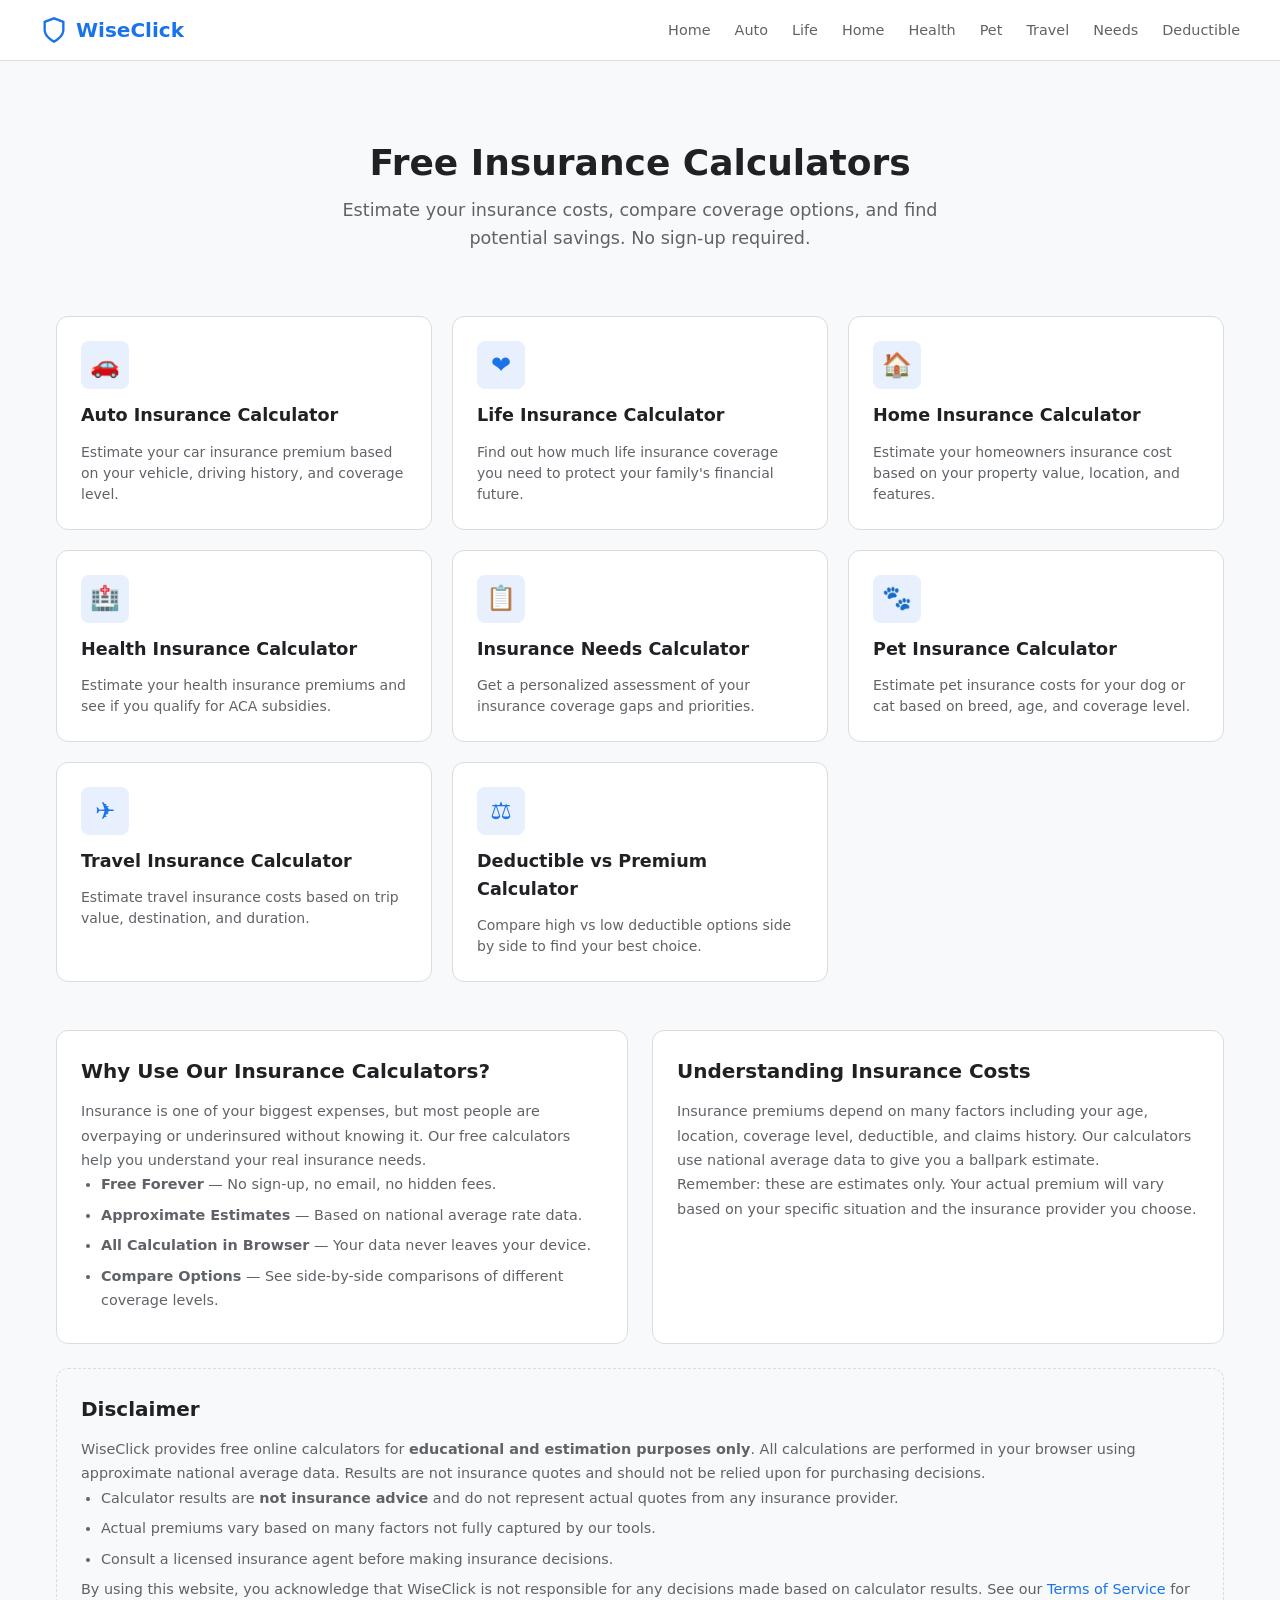
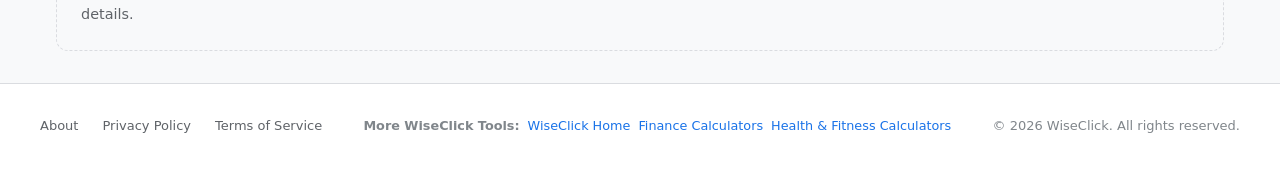
<file: index.html>
<!DOCTYPE html>
<html lang="en">
<head>
  <meta charset="UTF-8">
  <link rel="icon" type="image/svg+xml" href="favicon/favicon.svg">
  <meta name="viewport" content="width=device-width, initial-scale=1.0">
  <title>Free Insurance Calculators - Auto, Life, Home, Health, Pet & Travel Insurance Estimator</title>
  <meta name="description" content="Free online insurance calculators. Estimate auto, life, home, health, pet, and travel insurance costs. Compare deductibles and assess your coverage needs.">
  <meta name="keywords" content="insurance calculator, auto insurance calculator, life insurance calculator, home insurance calculator, health insurance calculator, pet insurance calculator, travel insurance calculator, free insurance estimator">
  <link rel="canonical" href="https://insure.wiseclick.site/">
  <meta property="og:title" content="Free Insurance Calculators | WiseClick">
  <meta property="og:description" content="Estimate your insurance costs with our free calculators. Auto, life, home, health insurance and more.">
  <meta property="og:type" content="website">
  <link rel="stylesheet" href="css/style.css">
  <script type="application/ld+json">
  {
    "@context": "https://schema.org",
    "@type": "WebSite",
    "name": "WiseClick",
    "description": "Free online insurance calculators",
    "url": "https://insure.wiseclick.site"
  }
  </script>

  <script type="application/ld+json">
  {
    "@context": "https://schema.org",
    "@type": "WebSite",
    "name": "WiseClick Insure",
    "url": "https://insure.wiseclick.site/",
    "potentialAction": {
      "@type": "SearchAction",
      "target": "https://insure.wiseclick.site/?q={{search_term_string}}",
      "query-input": "required name=search_term_string"
    }
  }
  </script>
</head>
<body>

  <header class="site-header">
    <div class="header-inner">
      <a href="/" class="site-logo">
        <svg viewBox="0 0 24 24" fill="none" stroke="currentColor" stroke-width="2">
          <path d="M12 22s8-4 8-10V5l-8-3-8 3v7c0 6 8 10 8 10z"/>
        </svg>
        WiseClick
      </a>
      <button class="nav-toggle" onclick="document.querySelector('.nav-links').classList.toggle('open')" aria-label="Menu">
        <svg viewBox="0 0 24 24" fill="none" stroke="currentColor" stroke-width="2">
          <line x1="3" y1="6" x2="21" y2="6"/>
          <line x1="3" y1="12" x2="21" y2="12"/>
          <line x1="3" y1="18" x2="21" y2="18"/>
        </svg>
      </button>
      <ul class="nav-links">
        <li><a href="/" id="nav-home">Home</a></li>
        <li><a href="/auto-insurance-calculator/" id="nav-auto">Auto</a></li>
        <li><a href="/life-insurance-calculator/" id="nav-life">Life</a></li>
        <li><a href="/home-insurance-calculator/" id="nav-home-ins">Home</a></li>
        <li><a href="/health-insurance-calculator/" id="nav-health">Health</a></li>
        <li><a href="/pet-insurance-calculator/" id="nav-pet">Pet</a></li>
        <li><a href="/travel-insurance-calculator/" id="nav-travel">Travel</a></li>
        <li><a href="/insurance-needs-calculator/" id="nav-needs">Needs</a></li>
        <li><a href="/deductible-vs-premium-calculator/" id="nav-deductible">Deductible</a></li>
      </ul>
    </div>
  </header>

  <main>
    <section class="hero">
      <h1>Free Insurance Calculators</h1>
      <p>Estimate your insurance costs, compare coverage options, and find potential savings. No sign-up required.</p>
    </section>

    <section class="calc-grid">
      <a href="/auto-insurance-calculator/" class="calc-card">
        <div class="calc-card-icon">🚗</div>
        <h3>Auto Insurance Calculator</h3>
        <p>Estimate your car insurance premium based on your vehicle, driving history, and coverage level.</p>
      </a>

      <a href="/life-insurance-calculator/" class="calc-card">
        <div class="calc-card-icon">❤️</div>
        <h3>Life Insurance Calculator</h3>
        <p>Find out how much life insurance coverage you need to protect your family's financial future.</p>
      </a>

      <a href="/home-insurance-calculator/" class="calc-card">
        <div class="calc-card-icon">🏠</div>
        <h3>Home Insurance Calculator</h3>
        <p>Estimate your homeowners insurance cost based on your property value, location, and features.</p>
      </a>

      <a href="/health-insurance-calculator/" class="calc-card">
        <div class="calc-card-icon">🏥</div>
        <h3>Health Insurance Calculator</h3>
        <p>Estimate your health insurance premiums and see if you qualify for ACA subsidies.</p>
      </a>

      <a href="/insurance-needs-calculator/" class="calc-card">
        <div class="calc-card-icon">📋</div>
        <h3>Insurance Needs Calculator</h3>
        <p>Get a personalized assessment of your insurance coverage gaps and priorities.</p>
      </a>

      <a href="/pet-insurance-calculator/" class="calc-card">
        <div class="calc-card-icon">🐾</div>
        <h3>Pet Insurance Calculator</h3>
        <p>Estimate pet insurance costs for your dog or cat based on breed, age, and coverage level.</p>
      </a>

      <a href="/travel-insurance-calculator/" class="calc-card">
        <div class="calc-card-icon">✈️</div>
        <h3>Travel Insurance Calculator</h3>
        <p>Estimate travel insurance costs based on trip value, destination, and duration.</p>
      </a>

      <a href="/deductible-vs-premium-calculator/" class="calc-card">
        <div class="calc-card-icon">⚖️</div>
        <h3>Deductible vs Premium Calculator</h3>
        <p>Compare high vs low deductible options side by side to find your best choice.</p>
      </a>
    </section>

    <section class="seo-content" style="margin-top:3rem">
      <div class="seo-block">
        <h2>Why Use Our Insurance Calculators?</h2>
        <p>Insurance is one of your biggest expenses, but most people are overpaying or underinsured without knowing it. Our free calculators help you understand your real insurance needs.</p>
        <ul>
          <li><strong>Free Forever</strong> — No sign-up, no email, no hidden fees.</li>
          <li><strong>Approximate Estimates</strong> — Based on national average rate data.</li>
          <li><strong>All Calculation in Browser</strong> — Your data never leaves your device.</li>
          <li><strong>Compare Options</strong> — See side-by-side comparisons of different coverage levels.</li>
        </ul>
      </div>
      <div class="seo-block">
        <h2>Understanding Insurance Costs</h2>
        <p>Insurance premiums depend on many factors including your age, location, coverage level, deductible, and claims history. Our calculators use national average data to give you a ballpark estimate.</p>
        <p>Remember: these are estimates only. Your actual premium will vary based on your specific situation and the insurance provider you choose.</p>
      </div>
      <div class="seo-block full-width" style="background:var(--bg-secondary);border-style:dashed;">
        <h2>Disclaimer</h2>
        <p>WiseClick provides free online calculators for <strong>educational and estimation purposes only</strong>. All calculations are performed in your browser using approximate national average data. Results are not insurance quotes and should not be relied upon for purchasing decisions.</p>
        <ul>
          <li>Calculator results are <strong>not insurance advice</strong> and do not represent actual quotes from any insurance provider.</li>
          <li>Actual premiums vary based on many factors not fully captured by our tools.</li>
          <li>Consult a licensed insurance agent before making insurance decisions.</li>
        </ul>
        <p>By using this website, you acknowledge that WiseClick is not responsible for any decisions made based on calculator results. See our <a href="/terms/">Terms of Service</a> for details.</p>
      </div>
    </section>
  </main>

  <footer class="site-footer">
    <div class="footer-inner">
      <ul class="footer-links">
        <li><a href="/about/">About</a></li>
        <li><a href="/privacy/">Privacy Policy</a></li>
        <li><a href="/terms/">Terms of Service</a></li>
      </ul>
      <div class="cross-site-links"><span>More WiseClick Tools:</span><a href="https://wiseclick.site/" target="_blank" rel="noopener">WiseClick Home</a><a href="https://calc.wiseclick.site/" target="_blank" rel="noopener">Finance Calculators</a><a href="https://fit.wiseclick.site/" target="_blank" rel="noopener">Health & Fitness Calculators</a></div>
      <p class="footer-copy">&copy; 2026 WiseClick. All rights reserved.</p>
    </div>
  </footer>
</body>
</html>
</file>
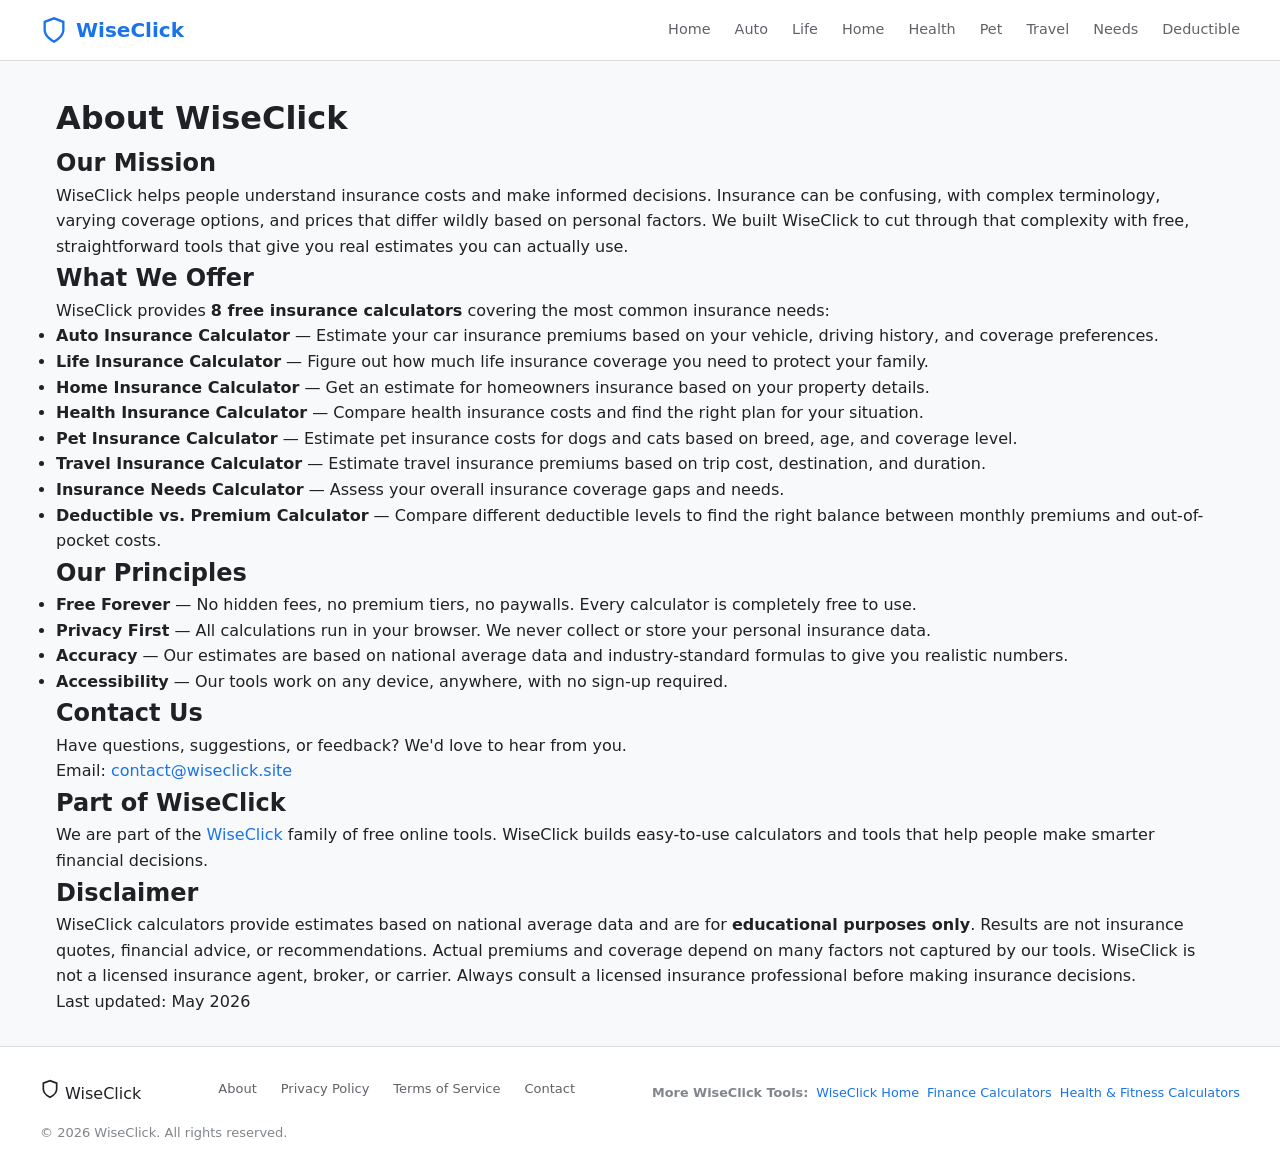
<file: about/index.html>
<!DOCTYPE html>
<html lang="en">
<head>
  <meta charset="UTF-8">
  <link rel="icon" type="image/svg+xml" href="../favicon/favicon.svg">
  <meta name="viewport" content="width=device-width, initial-scale=1.0">
  <title>About | WiseClick</title>
  <meta name="description" content="Learn about WiseClick — free online calculators to help you make smarter decisions.">
  <link rel="canonical" href="https://insure.wiseclick.site/about/">
  <link rel="stylesheet" href="../css/style.css">
  <script type="application/ld+json">
  {
    "@context": "https://schema.org",
    "@type": "BreadcrumbList",
    "itemListElement": [
      { "@type": "ListItem", "position": 1, "name": "Home", "item": "https://insure.wiseclick.site/" },
      { "@type": "ListItem", "position": 2, "name": "WiseClick", "item": "https://insure.wiseclick.site/about/" }
    ]
  }
  </script>
</head>
<body>

  <header class="site-header">
    <div class="header-inner">
      <a href="/" class="site-logo">
        <svg viewBox="0 0 24 24" fill="none" stroke="currentColor" stroke-width="2" width="28" height="28">
          <path d="M12 22s8-4 8-10V5l-8-3-8 3v7c0 6 8 10 8 10z"/>
        </svg>
        WiseClick
      </a>
      <nav class="nav-links">
        <a href="/">Home</a>
        <a href="/auto-insurance-calculator/">Auto</a>
        <a href="/life-insurance-calculator/">Life</a>
        <a href="/home-insurance-calculator/">Home</a>
        <a href="/health-insurance-calculator/">Health</a>
        <a href="/pet-insurance-calculator/">Pet</a>
        <a href="/travel-insurance-calculator/">Travel</a>
        <a href="/insurance-needs-calculator/">Needs</a>
        <a href="/deductible-vs-premium-calculator/">Deductible</a>
      </nav>
      <button class="nav-toggle" onclick="document.querySelector('.nav-links').classList.toggle('open')" aria-label="Menu">
        <svg viewBox="0 0 24 24" fill="none" stroke="currentColor" stroke-width="2">
          <line x1="3" y1="6" x2="21" y2="6"/>
          <line x1="3" y1="12" x2="21" y2="12"/>
          <line x1="3" y1="18" x2="21" y2="18"/>
        </svg>
      </button>
    </div>
  </header>

  <main class="legal-page">
    <h1>About WiseClick</h1>

    <h2>Our Mission</h2>
    <p>WiseClick helps people understand insurance costs and make informed decisions. Insurance can be confusing, with complex terminology, varying coverage options, and prices that differ wildly based on personal factors. We built WiseClick to cut through that complexity with free, straightforward tools that give you real estimates you can actually use.</p>

    <h2>What We Offer</h2>
    <p>WiseClick provides <strong>8 free insurance calculators</strong> covering the most common insurance needs:</p>
    <ul>
      <li><strong>Auto Insurance Calculator</strong> — Estimate your car insurance premiums based on your vehicle, driving history, and coverage preferences.</li>
      <li><strong>Life Insurance Calculator</strong> — Figure out how much life insurance coverage you need to protect your family.</li>
      <li><strong>Home Insurance Calculator</strong> — Get an estimate for homeowners insurance based on your property details.</li>
      <li><strong>Health Insurance Calculator</strong> — Compare health insurance costs and find the right plan for your situation.</li>
      <li><strong>Pet Insurance Calculator</strong> — Estimate pet insurance costs for dogs and cats based on breed, age, and coverage level.</li>
      <li><strong>Travel Insurance Calculator</strong> — Estimate travel insurance premiums based on trip cost, destination, and duration.</li>
      <li><strong>Insurance Needs Calculator</strong> — Assess your overall insurance coverage gaps and needs.</li>
      <li><strong>Deductible vs. Premium Calculator</strong> — Compare different deductible levels to find the right balance between monthly premiums and out-of-pocket costs.</li>
    </ul>

    <h2>Our Principles</h2>
    <ul>
      <li><strong>Free Forever</strong> — No hidden fees, no premium tiers, no paywalls. Every calculator is completely free to use.</li>
      <li><strong>Privacy First</strong> — All calculations run in your browser. We never collect or store your personal insurance data.</li>
      <li><strong>Accuracy</strong> — Our estimates are based on national average data and industry-standard formulas to give you realistic numbers.</li>
      <li><strong>Accessibility</strong> — Our tools work on any device, anywhere, with no sign-up required.</li>
    </ul>

    <h2>Contact Us</h2>
    <p>Have questions, suggestions, or feedback? We'd love to hear from you.</p>
    <p>Email: <a href="mailto:contact@wiseclick.site">contact@wiseclick.site</a></p>

    <h2>Part of WiseClick</h2>
    <p>We are part of the <a href="https://wiseclick.site">WiseClick</a> family of free online tools. WiseClick builds easy-to-use calculators and tools that help people make smarter financial decisions.</p>

    <h2>Disclaimer</h2>
    <p>WiseClick calculators provide estimates based on national average data and are for <strong>educational purposes only</strong>. Results are not insurance quotes, financial advice, or recommendations. Actual premiums and coverage depend on many factors not captured by our tools. WiseClick is not a licensed insurance agent, broker, or carrier. Always consult a licensed insurance professional before making insurance decisions.</p>

    <p class="last-updated">Last updated: May 2026</p>
  </main>

  <footer class="site-footer">
    <div class="footer-inner">
      <div class="footer-brand">
        <svg viewBox="0 0 24 24" fill="none" stroke="currentColor" stroke-width="2" width="20" height="20">
          <path d="M12 22s8-4 8-10V5l-8-3-8 3v7c0 6 8 10 8 10z"/>
        </svg>
        <span>WiseClick</span>
      </div>
      <ul class="footer-links">
        <li><a href="/about/">About</a></li>
        <li><a href="/privacy/">Privacy Policy</a></li>
        <li><a href="/terms/">Terms of Service</a></li>
        <li><a href="mailto:contact@wiseclick.site">Contact</a></li>
      </ul>
      <div class="cross-site-links"><span>More WiseClick Tools:</span><a href="https://wiseclick.site/" target="_blank" rel="noopener">WiseClick Home</a><a href="https://calc.wiseclick.site/" target="_blank" rel="noopener">Finance Calculators</a><a href="https://fit.wiseclick.site/" target="_blank" rel="noopener">Health & Fitness Calculators</a></div>
      <p class="footer-copy">&copy; 2026 WiseClick. All rights reserved.</p>
    </div>
  </footer>
</body>
</html>
</file>
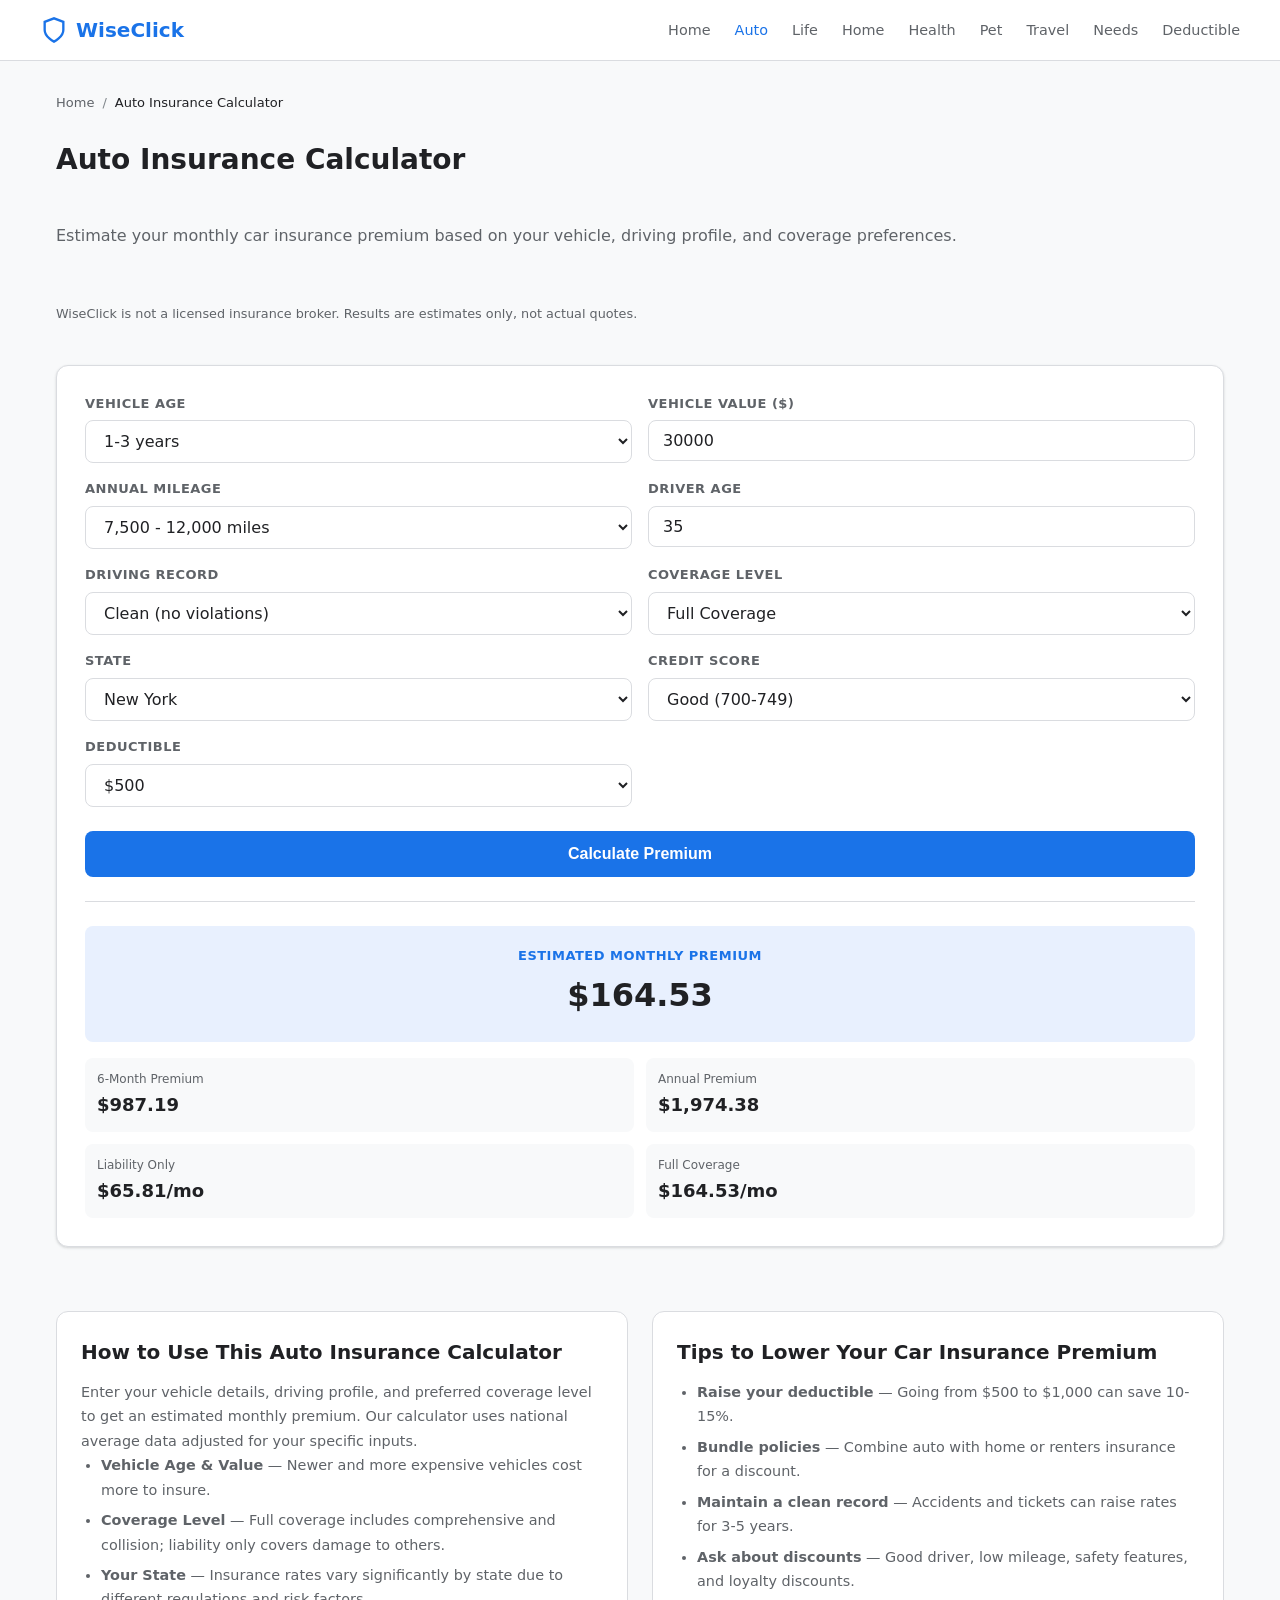
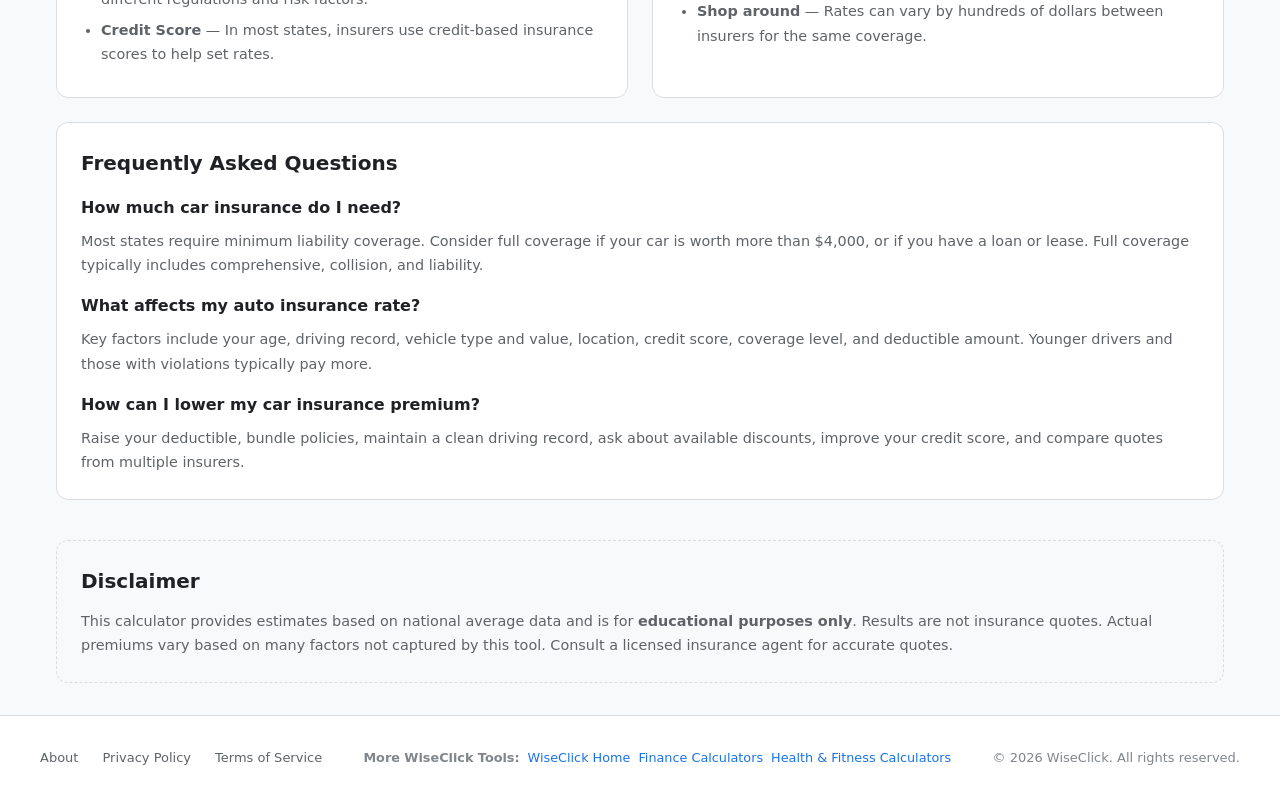
<file: auto-insurance-calculator/index.html>
<!DOCTYPE html>
<html lang="en">
<head>
  <meta charset="UTF-8">
  <link rel="icon" type="image/svg+xml" href="../favicon/favicon.svg">
  <meta name="viewport" content="width=device-width, initial-scale=1.0">
  <title>Auto Insurance Calculator - Estimate Your Car Insurance Premium</title>
  <meta name="description" content="Free auto insurance calculator. Estimate your car insurance premium based on vehicle, driving history, coverage level, and location.">
  <meta name="keywords" content="auto insurance calculator, car insurance estimator, auto insurance cost, car insurance premium calculator">
  <link rel="canonical" href="https://insure.wiseclick.site/auto-insurance-calculator/">
  <meta property="og:title" content="Auto Insurance Calculator - Estimate Your Premium">
  <meta property="og:description" content="Estimate your car insurance premium based on your vehicle, driving history, and coverage level.">
  <meta property="og:type" content="website">
  <link rel="stylesheet" href="../css/style.css">
  <script type="application/ld+json">
  {
    "@context": "https://schema.org",
    "@type": "WebApplication",
    "name": "Auto Insurance Calculator",
    "description": "Free auto insurance premium estimator",
    "applicationCategory": "FinanceApplication",
    "operatingSystem": "Any",
    "offers": { "@type": "Offer", "price": "0", "priceCurrency": "USD" }
  }
  </script>
  <script type="application/ld+json">
  {
    "@context": "https://schema.org",
    "@type": "FAQPage",
    "mainEntity": [
      { "@type": "Question", "name": "How much car insurance do I need?", "acceptedAnswer": { "@type": "Answer", "text": "Most states require minimum liability coverage. Consider full coverage if your car is worth more than $4,000 or if you have a loan or lease." } },
      { "@type": "Question", "name": "What affects my auto insurance rate?", "acceptedAnswer": { "@type": "Answer", "text": "Key factors include your age, driving record, vehicle type, location, credit score, coverage level, and deductible amount." } },
      { "@type": "Question", "name": "How can I lower my car insurance premium?", "acceptedAnswer": { "@type": "Answer", "text": "Raise your deductible, bundle policies, maintain a clean driving record, ask about discounts, and shop around for the best rate." } }
    ]
  }
  </script>
  <script type="application/ld+json">
  {
    "@context": "https://schema.org",
    "@type": "BreadcrumbList",
    "itemListElement": [
      { "@type": "ListItem", "position": 1, "name": "Home", "item": "https://insure.wiseclick.site/" },
      { "@type": "ListItem", "position": 2, "name": "Auto Insurance Calculator", "item": "https://insure.wiseclick.site/auto-insurance-calculator/" }
    ]
  }
  </script>
</head>
<body>
  <header class="site-header">
    <div class="header-inner">
      <a href="/" class="site-logo">
        <svg viewBox="0 0 24 24" fill="none" stroke="currentColor" stroke-width="2"><path d="M12 22s8-4 8-10V5l-8-3-8 3v7c0 6 8 10 8 10z"/></svg>
        WiseClick
      </a>
      <button class="nav-toggle" onclick="document.querySelector('.nav-links').classList.toggle('open')" aria-label="Menu">
        <svg viewBox="0 0 24 24" fill="none" stroke="currentColor" stroke-width="2"><line x1="3" y1="6" x2="21" y2="6"/><line x1="3" y1="12" x2="21" y2="12"/><line x1="3" y1="18" x2="21" y2="18"/></svg>
      </button>
      <ul class="nav-links">
        <li><a href="/">Home</a></li>
        <li><a href="/auto-insurance-calculator/" class="active">Auto</a></li>
        <li><a href="/life-insurance-calculator/">Life</a></li>
        <li><a href="/home-insurance-calculator/">Home</a></li>
        <li><a href="/health-insurance-calculator/">Health</a></li>
        <li><a href="/pet-insurance-calculator/">Pet</a></li>
        <li><a href="/travel-insurance-calculator/">Travel</a></li>
        <li><a href="/insurance-needs-calculator/">Needs</a></li>
        <li><a href="/deductible-vs-premium-calculator/">Deductible</a></li>
      </ul>
    </div>
  </header>

  <main>
    <nav class="breadcrumb"><a href="/">Home</a> / <span>Auto Insurance Calculator</span></nav>
    <div class="calc-page">
      <h1>Auto Insurance Calculator</h1>
      <p class="subtitle">Estimate your monthly car insurance premium based on your vehicle, driving profile, and coverage preferences.</p>
      <p style="font-size:0.8rem;color:var(--text-secondary);margin-bottom:0.5rem">WiseClick is not a licensed insurance broker. Results are estimates only, not actual quotes.</p>
      <div class="calc-tool">
        <form class="calc-form" onsubmit="return false;">
          <div class="form-group">
            <label for="vehicle-age">Vehicle Age</label>
            <select id="vehicle-age">
              <option value="new">New (0 years)</option>
              <option value="1-3" selected>1-3 years</option>
              <option value="4-6">4-6 years</option>
              <option value="7+">7+ years</option>
            </select>
          </div>
          <div class="form-group">
            <label for="vehicle-value">Vehicle Value ($)</label>
            <input type="number" id="vehicle-value" value="30000" min="1000" step="1000">
          </div>
          <div class="form-group">
            <label for="mileage">Annual Mileage</label>
            <select id="mileage">
              <option value="low">Under 7,500 miles</option>
              <option value="avg" selected>7,500 - 12,000 miles</option>
              <option value="med">12,001 - 15,000 miles</option>
              <option value="high">Over 15,000 miles</option>
            </select>
          </div>
          <div class="form-group">
            <label for="driver-age">Driver Age</label>
            <input type="number" id="driver-age" value="35" min="16" max="100">
          </div>
          <div class="form-group">
            <label for="driving-record">Driving Record</label>
            <select id="driving-record">
              <option value="clean" selected>Clean (no violations)</option>
              <option value="ticket">1 Minor Ticket</option>
              <option value="accident">1 At-Fault Accident</option>
              <option value="multiple">Multiple Violations</option>
            </select>
          </div>
          <div class="form-group">
            <label for="coverage">Coverage Level</label>
            <select id="coverage">
              <option value="liability">Liability Only</option>
              <option value="mid">Liability + Collision</option>
              <option value="full" selected>Full Coverage</option>
            </select>
          </div>
          <div class="form-group">
            <label for="state">State</label>
            <select id="state">
              <option value="AL">Alabama</option><option value="AK">Alaska</option><option value="AZ">Arizona</option><option value="AR">Arkansas</option><option value="CA">California</option><option value="CO">Colorado</option><option value="CT">Connecticut</option><option value="DE">Delaware</option><option value="FL">Florida</option><option value="GA">Georgia</option><option value="HI">Hawaii</option><option value="ID">Idaho</option><option value="IL">Illinois</option><option value="IN">Indiana</option><option value="IA">Iowa</option><option value="KS">Kansas</option><option value="KY">Kentucky</option><option value="LA">Louisiana</option><option value="ME">Maine</option><option value="MD">Maryland</option><option value="MA">Massachusetts</option><option value="MI">Michigan</option><option value="MN">Minnesota</option><option value="MS">Mississippi</option><option value="MO">Missouri</option><option value="MT">Montana</option><option value="NE">Nebraska</option><option value="NV">Nevada</option><option value="NH">New Hampshire</option><option value="NJ">New Jersey</option><option value="NM">New Mexico</option><option value="NY" selected>New York</option><option value="NC">North Carolina</option><option value="ND">North Dakota</option><option value="OH">Ohio</option><option value="OK">Oklahoma</option><option value="OR">Oregon</option><option value="PA">Pennsylvania</option><option value="RI">Rhode Island</option><option value="SC">South Carolina</option><option value="SD">South Dakota</option><option value="TN">Tennessee</option><option value="TX">Texas</option><option value="UT">Utah</option><option value="VT">Vermont</option><option value="VA">Virginia</option><option value="WA">Washington</option><option value="WV">West Virginia</option><option value="WI">Wisconsin</option><option value="WY">Wyoming</option>
            </select>
          </div>
          <div class="form-group">
            <label for="credit">Credit Score</label>
            <select id="credit">
              <option value="excellent">Excellent (750+)</option>
              <option value="good" selected>Good (700-749)</option>
              <option value="fair">Fair (650-699)</option>
              <option value="poor">Poor (Below 650)</option>
            </select>
          </div>
          <div class="form-group">
            <label for="deductible">Deductible</label>
            <select id="deductible">
              <option value="250">$250</option>
              <option value="500" selected>$500</option>
              <option value="1000">$1,000</option>
              <option value="2000">$2,000</option>
            </select>
          </div>
          <button type="button" class="btn-calculate" onclick="calculate()">Calculate Premium</button>
        </form>
        <div class="calc-results" id="results">
          <div class="result-highlight">
            <div class="label">Estimated Monthly Premium</div>
            <div class="value" id="monthly">$0</div>
          </div>
          <div class="result-details">
            <div class="result-item"><div class="label">6-Month Premium</div><div class="value" id="six-month">$0</div></div>
            <div class="result-item"><div class="label">Annual Premium</div><div class="value" id="annual">$0</div></div>
            <div class="result-item"><div class="label">Liability Only</div><div class="value" id="liability-cost">$0/mo</div></div>
            <div class="result-item"><div class="label">Full Coverage</div><div class="value" id="full-cost">$0/mo</div></div>
          </div>
        </div>
        <div class="cta-section" id="cta-section">
          <div class="cta-card">
            <div class="cta-icon">🛡️</div>
            <h3>Compare Auto Insurance Rates</h3>
            <p>See estimates from top providers side by side. Free, no obligation.</p>
            <p class="affiliate-disclosure">We earn a referral fee if you request a quote. This does not affect our calculator results.</p>
            <a href="#AFFILIATE_LINK_PLACEHOLDER" class="cta-button" target="_blank" rel="noopener sponsored">Connect with Providers</a>
          </div>
        </div>
      </div>
      <div class="seo-content">
        <div class="seo-block">
          <h2>How to Use This Auto Insurance Calculator</h2>
          <p>Enter your vehicle details, driving profile, and preferred coverage level to get an estimated monthly premium. Our calculator uses national average data adjusted for your specific inputs.</p>
          <ul>
            <li><strong>Vehicle Age & Value</strong> — Newer and more expensive vehicles cost more to insure.</li>
            <li><strong>Coverage Level</strong> — Full coverage includes comprehensive and collision; liability only covers damage to others.</li>
            <li><strong>Your State</strong> — Insurance rates vary significantly by state due to different regulations and risk factors.</li>
            <li><strong>Credit Score</strong> — In most states, insurers use credit-based insurance scores to help set rates.</li>
          </ul>
        </div>
        <div class="seo-block">
          <h2>Tips to Lower Your Car Insurance Premium</h2>
          <ul>
            <li><strong>Raise your deductible</strong> — Going from $500 to $1,000 can save 10-15%.</li>
            <li><strong>Bundle policies</strong> — Combine auto with home or renters insurance for a discount.</li>
            <li><strong>Maintain a clean record</strong> — Accidents and tickets can raise rates for 3-5 years.</li>
            <li><strong>Ask about discounts</strong> — Good driver, low mileage, safety features, and loyalty discounts.</li>
            <li><strong>Shop around</strong> — Rates can vary by hundreds of dollars between insurers for the same coverage.</li>
          </ul>
        </div>
        <div class="seo-block full-width">
          <h2>Frequently Asked Questions</h2>
          <h3>How much car insurance do I need?</h3>
          <p>Most states require minimum liability coverage. Consider full coverage if your car is worth more than $4,000, or if you have a loan or lease. Full coverage typically includes comprehensive, collision, and liability.</p>
          <h3>What affects my auto insurance rate?</h3>
          <p>Key factors include your age, driving record, vehicle type and value, location, credit score, coverage level, and deductible amount. Younger drivers and those with violations typically pay more.</p>
          <h3>How can I lower my car insurance premium?</h3>
          <p>Raise your deductible, bundle policies, maintain a clean driving record, ask about available discounts, improve your credit score, and compare quotes from multiple insurers.</p>
        </div>
        <div class="seo-block full-width" style="background:var(--bg-secondary);border-style:dashed;margin-top:1rem">
          <h2>Disclaimer</h2>
          <p>This calculator provides estimates based on national average data and is for <strong>educational purposes only</strong>. Results are not insurance quotes. Actual premiums vary based on many factors not captured by this tool. Consult a licensed insurance agent for accurate quotes.</p>
        </div>
      </div>
    </div>
  </main>
  <footer class="site-footer">
    <div class="footer-inner">
      <ul class="footer-links">
        <li><a href="/about/">About</a></li>
        <li><a href="/privacy/">Privacy Policy</a></li>
        <li><a href="/terms/">Terms of Service</a></li>
      </ul>
      <div class="cross-site-links"><span>More WiseClick Tools:</span><a href="https://wiseclick.site/" target="_blank" rel="noopener">WiseClick Home</a><a href="https://calc.wiseclick.site/" target="_blank" rel="noopener">Finance Calculators</a><a href="https://fit.wiseclick.site/" target="_blank" rel="noopener">Health & Fitness Calculators</a></div>
      <p class="footer-copy">&copy; 2026 WiseClick. All rights reserved.</p>
    </div>
  </footer>
<script>
const stateFactors = {AL:1.05,AK:0.95,AZ:1.0,AR:0.95,CA:1.2,CO:1.0,CT:1.15,DE:1.1,FL:1.3,GA:1.1,HI:1.0,ID:0.8,IL:1.05,IN:0.9,IA:0.85,KS:0.9,KY:1.05,LA:1.4,ME:0.7,MD:1.15,MA:1.1,MI:1.5,MN:0.95,MS:1.0,MO:0.95,MT:0.85,NE:0.85,NV:1.15,NH:0.8,NJ:1.3,NM:0.9,NY:1.25,NC:0.9,ND:0.75,OH:0.85,OK:1.0,OR:1.0,PA:1.0,RI:1.1,SC:0.95,SD:0.8,TN:0.9,TX:1.1,UT:0.9,VT:0.75,VA:0.9,WA:1.05,WV:1.0,WI:0.9,WY:0.85};
const fmt = v => '$' + v.toLocaleString('en-US', {minimumFractionDigits: 2, maximumFractionDigits: 2});
function calc(coverageOverride) {
  const age = document.getElementById('vehicle-age').value;
  const val = parseFloat(document.getElementById('vehicle-value').value) || 30000;
  const cov = coverageOverride || document.getElementById('coverage').value;
  const driverAge = parseInt(document.getElementById('driver-age').value) || 35;
  const record = document.getElementById('driving-record').value;
  const st = document.getElementById('state').value;
  const credit = document.getElementById('credit').value;
  const ded = document.getElementById('deductible').value;
  const mileage = document.getElementById('mileage').value;
  let vf = age === 'new' ? (val > 40000 ? 1.8 : 1.4) : age === '1-3' ? 1.3 : age === '4-6' ? 1.0 : 0.8;
  const cf = cov === 'liability' ? 0.6 : cov === 'mid' ? 1.0 : 1.5;
  const af = driverAge < 20 ? 2.5 : driverAge < 25 ? 1.8 : driverAge < 30 ? 1.3 : driverAge <= 65 ? 1.0 : 1.1;
  const rf = record === 'clean' ? 1.0 : record === 'ticket' ? 1.2 : record === 'accident' ? 1.4 : 1.8;
  const mf = mileage === 'low' ? 0.85 : mileage === 'avg' ? 1.0 : mileage === 'med' ? 1.1 : 1.25;
  const sf = stateFactors[st] || 1.0;
  const crf = credit === 'excellent' ? 0.7 : credit === 'good' ? 0.9 : credit === 'fair' ? 1.2 : 1.6;
  const df = ded === '250' ? 1.2 : ded === '500' ? 1.0 : ded === '1000' ? 0.85 : 0.75;
  return 75 * vf * cf * af * rf * mf * sf * crf * df;
}
function calculate() {
  const monthly = calc();
  const liability = calc('liability');
  const full = calc('full');
  document.getElementById('monthly').textContent = fmt(monthly);
  document.getElementById('six-month').textContent = fmt(monthly * 6);
  document.getElementById('annual').textContent = fmt(monthly * 12);
  document.getElementById('liability-cost').textContent = fmt(liability) + '/mo';
  document.getElementById('full-cost').textContent = fmt(full) + '/mo';
  document.getElementById('results').classList.add('visible');
}
calculate();
</script>
</body>
</html>
</file>
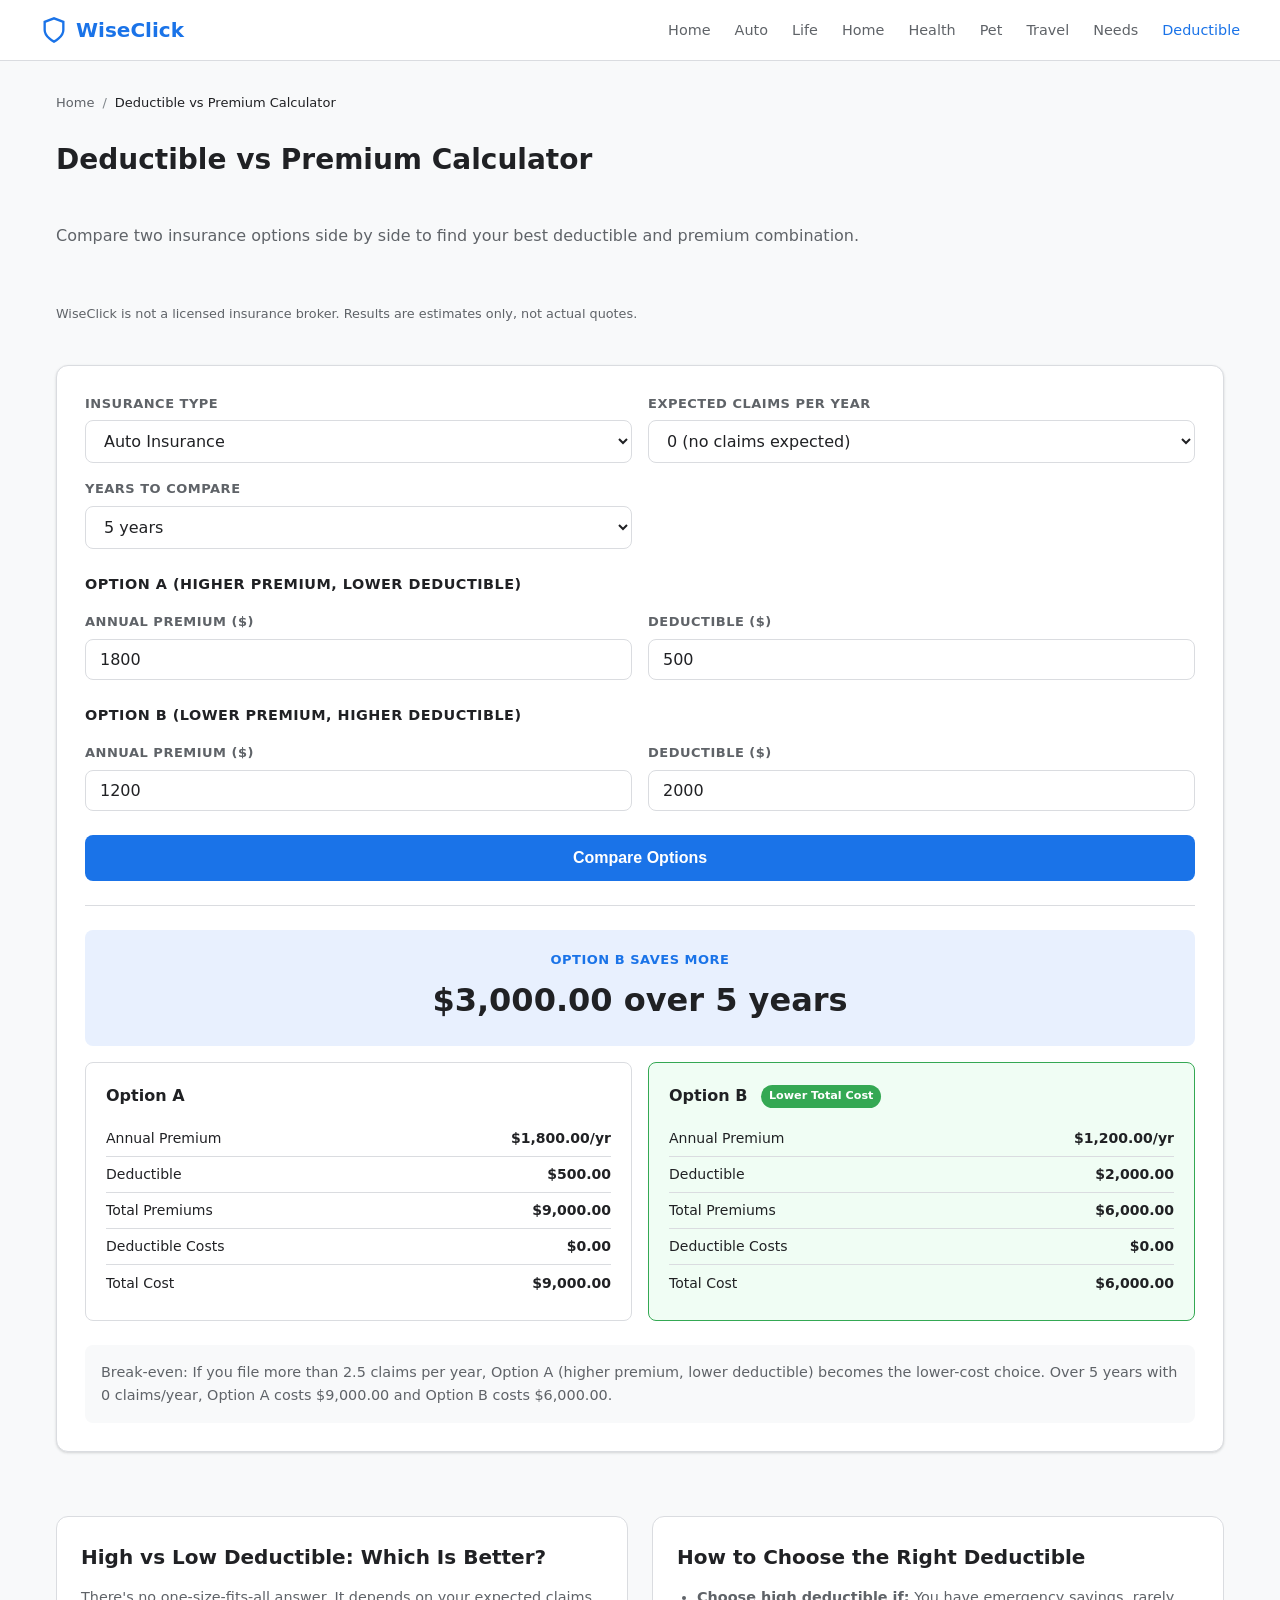
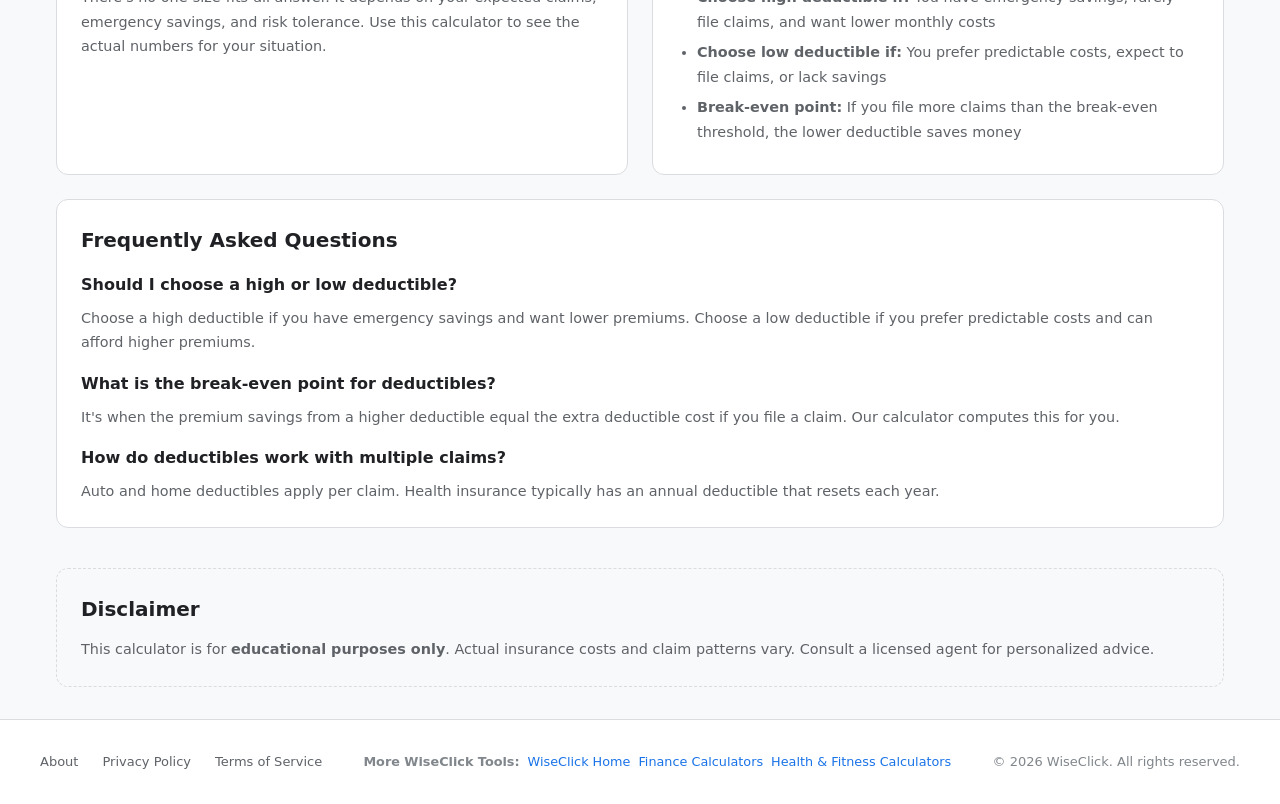
<file: deductible-vs-premium-calculator/index.html>
<!DOCTYPE html>
<html lang="en">
<head>
  <meta charset="UTF-8">
  <link rel="icon" type="image/svg+xml" href="../favicon/favicon.svg">
  <meta name="viewport" content="width=device-width, initial-scale=1.0">
  <title>Deductible vs Premium Calculator - Find Your Best Option</title>
  <meta name="description" content="Free deductible vs premium calculator. Compare high and low deductible options side by side to find your best insurance choice.">
  <meta name="keywords" content="deductible vs premium calculator, high vs low deductible, insurance deductible comparison, break even deductible">
  <link rel="canonical" href="https://insure.wiseclick.site/deductible-vs-premium-calculator/">
  <meta property="og:title" content="Deductible vs Premium Calculator">
  <meta property="og:description" content="Compare high vs low deductible options to find your best insurance choice.">
  <meta property="og:type" content="website">
  <link rel="stylesheet" href="../css/style.css">
  <script type="application/ld+json">
  {
    "@context": "https://schema.org",
    "@type": "WebApplication",
    "name": "Deductible vs Premium Calculator",
    "description": "Compare insurance deductible and premium options",
    "applicationCategory": "FinanceApplication",
    "operatingSystem": "Any",
    "offers": { "@type": "Offer", "price": "0", "priceCurrency": "USD" }
  }
  </script>
  <script type="application/ld+json">
  {
    "@context": "https://schema.org",
    "@type": "FAQPage",
    "mainEntity": [
      { "@type": "Question", "name": "Should I choose a high or low deductible?", "acceptedAnswer": { "@type": "Answer", "text": "Choose a high deductible if you have emergency savings and want lower monthly premiums. Choose a low deductible if you prefer predictable costs and can afford higher premiums." } },
      { "@type": "Question", "name": "What is the break-even point for deductibles?", "acceptedAnswer": { "@type": "Answer", "text": "The break-even point is when the premium savings from a higher deductible equals the extra deductible cost if you file a claim. Our calculator finds this for you." } },
      { "@type": "Question", "name": "How do deductibles work with multiple claims?", "acceptedAnswer": { "@type": "Answer", "text": "Most auto and home policies apply the deductible per claim, not per year. Health insurance typically has an annual deductible that resets each plan year." } }
    ]
  }
  </script>
  <script type="application/ld+json">
  {
    "@context": "https://schema.org",
    "@type": "BreadcrumbList",
    "itemListElement": [
      { "@type": "ListItem", "position": 1, "name": "Home", "item": "https://insure.wiseclick.site/" },
      { "@type": "ListItem", "position": 2, "name": "Deductible vs Premium Calculator", "item": "https://insure.wiseclick.site/deductible-vs-premium-calculator/" }
    ]
  }
  </script>
</head>
<body>
  <header class="site-header">
    <div class="header-inner">
      <a href="/" class="site-logo">
        <svg viewBox="0 0 24 24" fill="none" stroke="currentColor" stroke-width="2"><path d="M12 22s8-4 8-10V5l-8-3-8 3v7c0 6 8 10 8 10z"/></svg>
        WiseClick
      </a>
      <button class="nav-toggle" onclick="document.querySelector('.nav-links').classList.toggle('open')" aria-label="Menu">
        <svg viewBox="0 0 24 24" fill="none" stroke="currentColor" stroke-width="2"><line x1="3" y1="6" x2="21" y2="6"/><line x1="3" y1="12" x2="21" y2="12"/><line x1="3" y1="18" x2="21" y2="18"/></svg>
      </button>
      <ul class="nav-links">
        <li><a href="/">Home</a></li>
        <li><a href="/auto-insurance-calculator/">Auto</a></li>
        <li><a href="/life-insurance-calculator/">Life</a></li>
        <li><a href="/home-insurance-calculator/">Home</a></li>
        <li><a href="/health-insurance-calculator/">Health</a></li>
        <li><a href="/pet-insurance-calculator/">Pet</a></li>
        <li><a href="/travel-insurance-calculator/">Travel</a></li>
        <li><a href="/insurance-needs-calculator/">Needs</a></li>
        <li><a href="/deductible-vs-premium-calculator/" class="active">Deductible</a></li>
      </ul>
    </div>
  </header>
  <main>
    <nav class="breadcrumb"><a href="/">Home</a> / <span>Deductible vs Premium Calculator</span></nav>
    <div class="calc-page">
      <h1>Deductible vs Premium Calculator</h1>
      <p class="subtitle">Compare two insurance options side by side to find your best deductible and premium combination.</p>
      <p style="font-size:0.8rem;color:var(--text-secondary);margin-bottom:0.5rem">WiseClick is not a licensed insurance broker. Results are estimates only, not actual quotes.</p>
      <div class="calc-tool">
        <form class="calc-form" onsubmit="return false;">
          <div class="form-group">
            <label for="type">Insurance Type</label>
            <select id="type">
              <option value="auto" selected>Auto Insurance</option>
              <option value="home">Home Insurance</option>
              <option value="health">Health Insurance</option>
            </select>
          </div>
          <div class="form-group">
            <label for="claims">Expected Claims Per Year</label>
            <select id="claims">
              <option value="0" selected>0 (no claims expected)</option>
              <option value="0.2">0.2 (1 claim every 5 years)</option>
              <option value="0.5">0.5 (1 claim every 2 years)</option>
              <option value="1">1 per year</option>
              <option value="2">2 per year</option>
              <option value="3">3+ per year</option>
            </select>
          </div>
          <div class="form-group">
            <label for="years">Years to Compare</label>
            <select id="years">
              <option value="1">1 year</option>
              <option value="3">3 years</option>
              <option value="5" selected>5 years</option>
              <option value="10">10 years</option>
            </select>
          </div>
          <div class="form-group full-width" style="margin-top:0.5rem"><label style="font-size:0.9rem;font-weight:600;color:var(--text)">Option A (Higher Premium, Lower Deductible)</label></div>
          <div class="form-group">
            <label for="premium-a">Annual Premium ($)</label>
            <input type="number" id="premium-a" value="1800" min="0" step="100">
          </div>
          <div class="form-group">
            <label for="deductible-a">Deductible ($)</label>
            <input type="number" id="deductible-a" value="500" min="0" step="100">
          </div>
          <div class="form-group full-width" style="margin-top:0.5rem"><label style="font-size:0.9rem;font-weight:600;color:var(--text)">Option B (Lower Premium, Higher Deductible)</label></div>
          <div class="form-group">
            <label for="premium-b">Annual Premium ($)</label>
            <input type="number" id="premium-b" value="1200" min="0" step="100">
          </div>
          <div class="form-group">
            <label for="deductible-b">Deductible ($)</label>
            <input type="number" id="deductible-b" value="2000" min="0" step="100">
          </div>
          <button type="button" class="btn-calculate" onclick="calculate()">Compare Options</button>
        </form>
        <div class="calc-results" id="results">
          <div class="result-highlight">
            <div class="label" id="winner-label">Best Option</div>
            <div class="value" id="savings">$0 savings</div>
          </div>
          <div class="comparison-grid">
            <div class="comparison-column" id="col-a">
              <h4>Option A <span id="badge-a"></span></h4>
              <div class="metric"><span>Annual Premium</span><span class="val" id="a-prem">$0</span></div>
              <div class="metric"><span>Deductible</span><span class="val" id="a-ded">$0</span></div>
              <div class="metric"><span>Total Premiums</span><span class="val" id="a-total-prem">$0</span></div>
              <div class="metric"><span>Deductible Costs</span><span class="val" id="a-total-ded">$0</span></div>
              <div class="metric"><span>Total Cost</span><span class="val" id="a-total">$0</span></div>
            </div>
            <div class="comparison-column" id="col-b">
              <h4>Option B <span id="badge-b"></span></h4>
              <div class="metric"><span>Annual Premium</span><span class="val" id="b-prem">$0</span></div>
              <div class="metric"><span>Deductible</span><span class="val" id="b-ded">$0</span></div>
              <div class="metric"><span>Total Premiums</span><span class="val" id="b-total-prem">$0</span></div>
              <div class="metric"><span>Deductible Costs</span><span class="val" id="b-total-ded">$0</span></div>
              <div class="metric"><span>Total Cost</span><span class="val" id="b-total">$0</span></div>
            </div>
          </div>
          <div style="margin-top:1.5rem;padding:1rem;background:var(--bg-secondary);border-radius:var(--radius-sm)">
            <p id="break-even" style="font-size:0.9rem;color:var(--text-secondary);margin:0"></p>
          </div>
        </div>
        <div class="cta-section" id="cta-section">
          <div class="cta-card">
            <div class="cta-icon">🛡️</div>
            <h3>Find Your Best Rate</h3>
            <p>Compare insurance estimates with different deductible options from top providers.</p>
            <p class="affiliate-disclosure">We earn a referral fee if you request a quote. This does not affect our calculator results.</p>
            <a href="#AFFILIATE_LINK_PLACEHOLDER" class="cta-button" target="_blank" rel="noopener sponsored">Connect with Providers</a>
          </div>
        </div>
      </div>
      <div class="seo-content">
        <div class="seo-block">
          <h2>High vs Low Deductible: Which Is Better?</h2>
          <p>There's no one-size-fits-all answer. It depends on your expected claims, emergency savings, and risk tolerance. Use this calculator to see the actual numbers for your situation.</p>
        </div>
        <div class="seo-block">
          <h2>How to Choose the Right Deductible</h2>
          <ul>
            <li><strong>Choose high deductible if:</strong> You have emergency savings, rarely file claims, and want lower monthly costs</li>
            <li><strong>Choose low deductible if:</strong> You prefer predictable costs, expect to file claims, or lack savings</li>
            <li><strong>Break-even point:</strong> If you file more claims than the break-even threshold, the lower deductible saves money</li>
          </ul>
        </div>
        <div class="seo-block full-width">
          <h2>Frequently Asked Questions</h2>
          <h3>Should I choose a high or low deductible?</h3>
          <p>Choose a high deductible if you have emergency savings and want lower premiums. Choose a low deductible if you prefer predictable costs and can afford higher premiums.</p>
          <h3>What is the break-even point for deductibles?</h3>
          <p>It's when the premium savings from a higher deductible equal the extra deductible cost if you file a claim. Our calculator computes this for you.</p>
          <h3>How do deductibles work with multiple claims?</h3>
          <p>Auto and home deductibles apply per claim. Health insurance typically has an annual deductible that resets each year.</p>
        </div>
        <div class="seo-block full-width" style="background:var(--bg-secondary);border-style:dashed;margin-top:1rem">
          <h2>Disclaimer</h2>
          <p>This calculator is for <strong>educational purposes only</strong>. Actual insurance costs and claim patterns vary. Consult a licensed agent for personalized advice.</p>
        </div>
      </div>
    </div>
  </main>
  <footer class="site-footer">
    <div class="footer-inner">
      <ul class="footer-links">
        <li><a href="/about/">About</a></li>
        <li><a href="/privacy/">Privacy Policy</a></li>
        <li><a href="/terms/">Terms of Service</a></li>
      </ul>
      <div class="cross-site-links"><span>More WiseClick Tools:</span><a href="https://wiseclick.site/" target="_blank" rel="noopener">WiseClick Home</a><a href="https://calc.wiseclick.site/" target="_blank" rel="noopener">Finance Calculators</a><a href="https://fit.wiseclick.site/" target="_blank" rel="noopener">Health & Fitness Calculators</a></div>
      <p class="footer-copy">&copy; 2026 WiseClick. All rights reserved.</p>
    </div>
  </footer>
<script>
const fmt = v => '$' + v.toLocaleString('en-US', {minimumFractionDigits: 2, maximumFractionDigits: 2});
function calculate() {
  const premA = parseFloat(document.getElementById('premium-a').value) || 0;
  const dedA = parseFloat(document.getElementById('deductible-a').value) || 0;
  const premB = parseFloat(document.getElementById('premium-b').value) || 0;
  const dedB = parseFloat(document.getElementById('deductible-b').value) || 0;
  const claims = parseFloat(document.getElementById('claims').value) || 0;
  const years = parseInt(document.getElementById('years').value) || 5;
  const insType = document.getElementById('type').value;
  const typeNote = insType === 'health' ? ' Note: Health insurance deductibles are typically annual (reset each year), while auto and home deductibles apply per claim.' : '';
  const totalPremA = premA * years;
  const totalPremB = premB * years;
  const totalDedA = dedA * claims * years;
  const totalDedB = dedB * claims * years;
  const costA = totalPremA + totalDedA;
  const costB = totalPremB + totalDedB;
  const aWins = costA <= costB;
  const savings = Math.abs(costA - costB);
  document.getElementById('winner-label').textContent = aWins ? 'Option A Saves More' : 'Option B Saves More';
  document.getElementById('savings').textContent = fmt(savings) + ' over ' + years + ' years';
  document.getElementById('col-a').className = 'comparison-column' + (aWins ? ' winner' : '');
  document.getElementById('col-b').className = 'comparison-column' + (!aWins ? ' winner' : '');
  document.getElementById('badge-a').innerHTML = aWins ? '<span class="winner-badge">Lower Total Cost</span>' : '';
  document.getElementById('badge-b').innerHTML = !aWins ? '<span class="winner-badge">Lower Total Cost</span>' : '';
  document.getElementById('a-prem').textContent = fmt(premA) + '/yr';
  document.getElementById('a-ded').textContent = fmt(dedA);
  document.getElementById('a-total-prem').textContent = fmt(totalPremA);
  document.getElementById('a-total-ded').textContent = fmt(totalDedA);
  document.getElementById('a-total').textContent = fmt(costA);
  document.getElementById('b-prem').textContent = fmt(premB) + '/yr';
  document.getElementById('b-ded').textContent = fmt(dedB);
  document.getElementById('b-total-prem').textContent = fmt(totalPremB);
  document.getElementById('b-total-ded').textContent = fmt(totalDedB);
  document.getElementById('b-total').textContent = fmt(costB);
  const premDiff = Math.abs(premA - premB);
  const dedDiff = Math.abs(dedA - dedB);
  const beOption = premA > premB ? 'Option A' : 'Option B';
  let beText;
  if (premDiff === 0) {
    beText = 'Both options have the same premium, so the lower deductible is always better.';
  } else if (dedDiff === 0) {
    beText = 'Both options have the same deductible, so the lower premium is always better.';
  } else {
    const breakEven = (dedDiff / premDiff).toFixed(1);
    beText = 'Break-even: If you file more than ' + breakEven + ' claims per year, ' + beOption + ' (higher premium, lower deductible) becomes the lower-cost choice.' + typeNote;
  }
  const costAtClaimsA = totalPremA + dedA * claims * years;
  const costAtClaimsB = totalPremB + dedB * claims * years;
  beText += ' Over ' + years + ' years with ' + claims + ' claims/year, Option A costs ' + fmt(costAtClaimsA) + ' and Option B costs ' + fmt(costAtClaimsB) + '.';
  document.getElementById('break-even').textContent = beText;
  document.getElementById('results').classList.add('visible');
}
calculate();
</script>
</body>
</html>
</file>
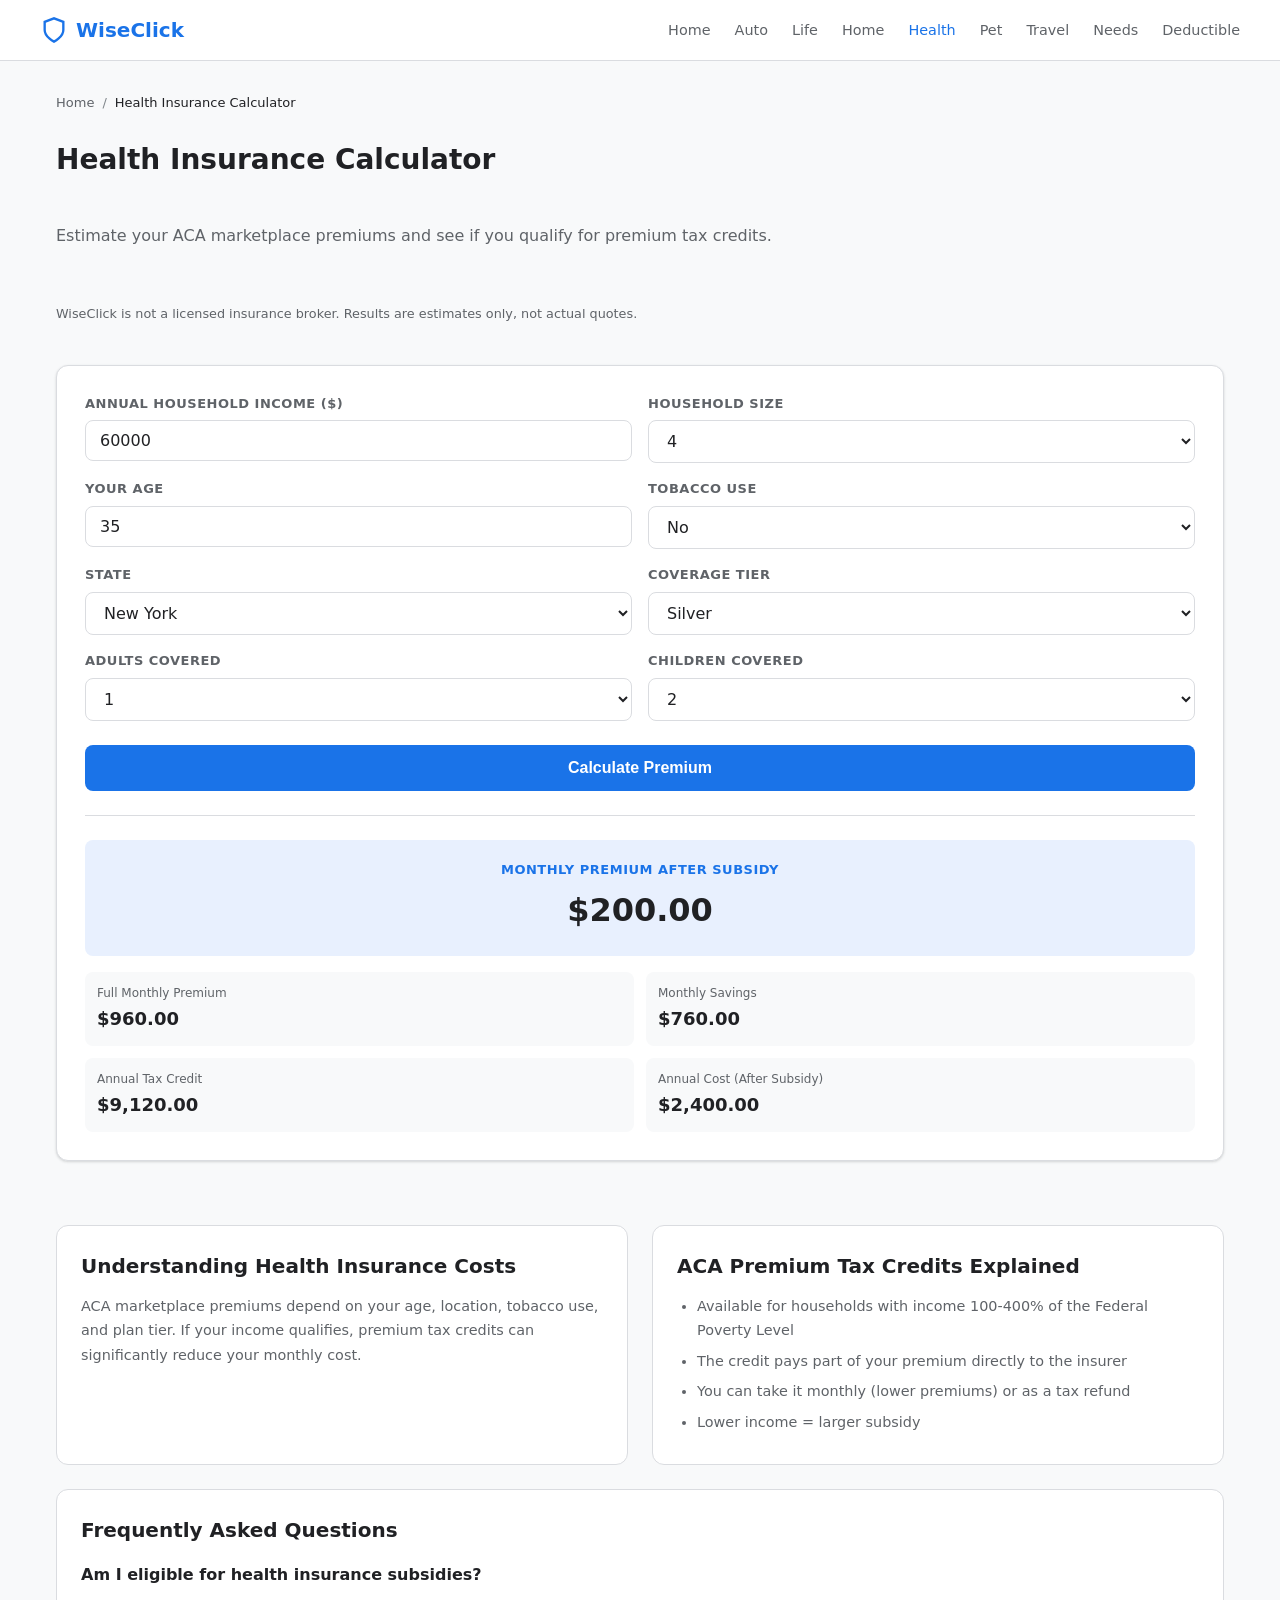
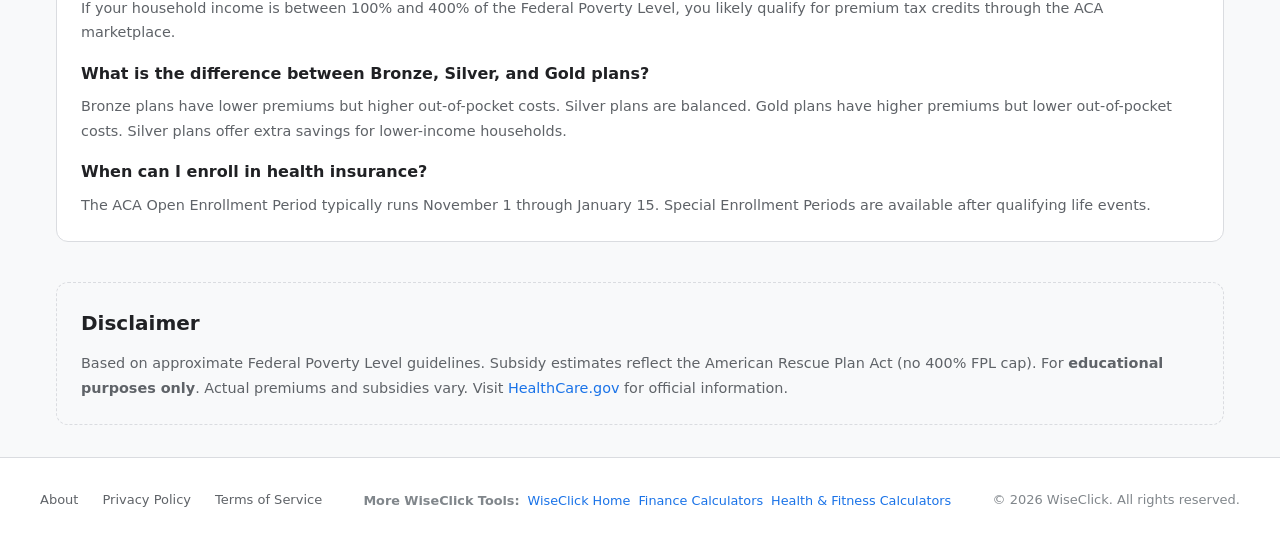
<file: health-insurance-calculator/index.html>
<!DOCTYPE html>
<html lang="en">
<head>
  <meta charset="UTF-8">
  <link rel="icon" type="image/svg+xml" href="../favicon/favicon.svg">
  <meta name="viewport" content="width=device-width, initial-scale=1.0">
  <title>Health Insurance Calculator - Estimate ACA Premiums & Subsidies</title>
  <meta name="description" content="Free health insurance calculator. Estimate your ACA marketplace premiums, premium tax credits, and subsidies based on income and household size.">
  <meta name="keywords" content="health insurance calculator, ACA premium calculator, health insurance subsidy calculator, marketplace insurance cost">
  <link rel="canonical" href="https://insure.wiseclick.site/health-insurance-calculator/">
  <meta property="og:title" content="Health Insurance Calculator - ACA Premiums & Subsidies">
  <meta property="og:description" content="Estimate your health insurance premiums and see if you qualify for ACA subsidies.">
  <meta property="og:type" content="website">
  <link rel="stylesheet" href="../css/style.css">
  <script type="application/ld+json">
  {
    "@context": "https://schema.org",
    "@type": "WebApplication",
    "name": "Health Insurance Calculator",
    "description": "Free ACA health insurance premium and subsidy estimator",
    "applicationCategory": "FinanceApplication",
    "operatingSystem": "Any",
    "offers": { "@type": "Offer", "price": "0", "priceCurrency": "USD" }
  }
  </script>
  <script type="application/ld+json">
  {
    "@context": "https://schema.org",
    "@type": "FAQPage",
    "mainEntity": [
      { "@type": "Question", "name": "Am I eligible for health insurance subsidies?", "acceptedAnswer": { "@type": "Answer", "text": "If your household income is between 100% and 400% of the Federal Poverty Level, you likely qualify for premium tax credits through the ACA marketplace." } },
      { "@type": "Question", "name": "What is the difference between Bronze, Silver, and Gold plans?", "acceptedAnswer": { "@type": "Answer", "text": "Bronze plans have lower premiums but higher out-of-pocket costs (60/40 split). Silver plans are balanced (70/30). Gold plans have higher premiums but lower out-of-pocket costs (80/20)." } },
      { "@type": "Question", "name": "When can I enroll in health insurance?", "acceptedAnswer": { "@type": "Answer", "text": "The ACA Open Enrollment Period typically runs November 1 through January 15. You may qualify for a Special Enrollment Period after life events like marriage, job loss, or having a baby." } }
    ]
  }
  </script>
  <script type="application/ld+json">
  {
    "@context": "https://schema.org",
    "@type": "BreadcrumbList",
    "itemListElement": [
      { "@type": "ListItem", "position": 1, "name": "Home", "item": "https://insure.wiseclick.site/" },
      { "@type": "ListItem", "position": 2, "name": "Health Insurance Calculator", "item": "https://insure.wiseclick.site/health-insurance-calculator/" }
    ]
  }
  </script>
</head>
<body>
  <header class="site-header">
    <div class="header-inner">
      <a href="/" class="site-logo">
        <svg viewBox="0 0 24 24" fill="none" stroke="currentColor" stroke-width="2"><path d="M12 22s8-4 8-10V5l-8-3-8 3v7c0 6 8 10 8 10z"/></svg>
        WiseClick
      </a>
      <button class="nav-toggle" onclick="document.querySelector('.nav-links').classList.toggle('open')" aria-label="Menu">
        <svg viewBox="0 0 24 24" fill="none" stroke="currentColor" stroke-width="2"><line x1="3" y1="6" x2="21" y2="6"/><line x1="3" y1="12" x2="21" y2="12"/><line x1="3" y1="18" x2="21" y2="18"/></svg>
      </button>
      <ul class="nav-links">
        <li><a href="/">Home</a></li>
        <li><a href="/auto-insurance-calculator/">Auto</a></li>
        <li><a href="/life-insurance-calculator/">Life</a></li>
        <li><a href="/home-insurance-calculator/">Home</a></li>
        <li><a href="/health-insurance-calculator/" class="active">Health</a></li>
        <li><a href="/pet-insurance-calculator/">Pet</a></li>
        <li><a href="/travel-insurance-calculator/">Travel</a></li>
        <li><a href="/insurance-needs-calculator/">Needs</a></li>
        <li><a href="/deductible-vs-premium-calculator/">Deductible</a></li>
      </ul>
    </div>
  </header>
  <main>
    <nav class="breadcrumb"><a href="/">Home</a> / <span>Health Insurance Calculator</span></nav>
    <div class="calc-page">
      <h1>Health Insurance Calculator</h1>
      <p class="subtitle">Estimate your ACA marketplace premiums and see if you qualify for premium tax credits.</p>
      <p style="font-size:0.8rem;color:var(--text-secondary);margin-bottom:0.5rem">WiseClick is not a licensed insurance broker. Results are estimates only, not actual quotes.</p>
      <div class="calc-tool">
        <form class="calc-form" onsubmit="return false;">
          <div class="form-group">
            <label for="income">Annual Household Income ($)</label>
            <input type="number" id="income" value="60000" min="0" step="1000">
          </div>
          <div class="form-group">
            <label for="household">Household Size</label>
            <select id="household">
              <option value="1">1</option><option value="2">2</option><option value="3">3</option><option value="4" selected>4</option><option value="5">5</option><option value="6">6</option><option value="7">7</option><option value="8">8+</option>
            </select>
          </div>
          <div class="form-group">
            <label for="age">Your Age</label>
            <input type="number" id="age" value="35" min="18" max="65">
          </div>
          <div class="form-group">
            <label for="tobacco">Tobacco Use</label>
            <select id="tobacco">
              <option value="no" selected>No</option>
              <option value="yes">Yes</option>
            </select>
          </div>
          <div class="form-group">
            <label for="state">State</label>
            <select id="state">
              <option value="AL">Alabama</option><option value="AK">Alaska</option><option value="AZ">Arizona</option><option value="AR">Arkansas</option><option value="CA">California</option><option value="CO">Colorado</option><option value="CT">Connecticut</option><option value="DE">Delaware</option><option value="FL">Florida</option><option value="GA">Georgia</option><option value="HI">Hawaii</option><option value="ID">Idaho</option><option value="IL">Illinois</option><option value="IN">Indiana</option><option value="IA">Iowa</option><option value="KS">Kansas</option><option value="KY">Kentucky</option><option value="LA">Louisiana</option><option value="ME">Maine</option><option value="MD">Maryland</option><option value="MA">Massachusetts</option><option value="MI">Michigan</option><option value="MN">Minnesota</option><option value="MS">Mississippi</option><option value="MO">Missouri</option><option value="MT">Montana</option><option value="NE">Nebraska</option><option value="NV">Nevada</option><option value="NH">New Hampshire</option><option value="NJ">New Jersey</option><option value="NM">New Mexico</option><option value="NY" selected>New York</option><option value="NC">North Carolina</option><option value="ND">North Dakota</option><option value="OH">Ohio</option><option value="OK">Oklahoma</option><option value="OR">Oregon</option><option value="PA">Pennsylvania</option><option value="RI">Rhode Island</option><option value="SC">South Carolina</option><option value="SD">South Dakota</option><option value="TN">Tennessee</option><option value="TX">Texas</option><option value="UT">Utah</option><option value="VT">Vermont</option><option value="VA">Virginia</option><option value="WA">Washington</option><option value="WV">West Virginia</option><option value="WI">Wisconsin</option><option value="WY">Wyoming</option>
            </select>
          </div>
          <div class="form-group">
            <label for="tier">Coverage Tier</label>
            <select id="tier">
              <option value="catastrophic">Catastrophic</option>
              <option value="bronze">Bronze</option>
              <option value="silver" selected>Silver</option>
              <option value="gold">Gold</option>
              <option value="platinum">Platinum</option>
            </select>
          </div>
          <div class="form-group">
            <label for="adults">Adults Covered</label>
            <select id="adults">
              <option value="1" selected>1</option><option value="2">2</option><option value="3">3</option><option value="4">4</option>
            </select>
          </div>
          <div class="form-group">
            <label for="children">Children Covered</label>
            <select id="children">
              <option value="0">0</option><option value="1">1</option><option value="2" selected>2</option><option value="3">3</option><option value="4">4</option><option value="5">5</option><option value="6">6</option>
            </select>
          </div>
          <button type="button" class="btn-calculate" onclick="calculate()">Calculate Premium</button>
        </form>
        <div class="calc-results" id="results">
          <div class="result-highlight">
            <div class="label">Monthly Premium After Subsidy</div>
            <div class="value" id="after-subsidy">$0</div>
          </div>
          <div class="result-details">
            <div class="result-item"><div class="label">Full Monthly Premium</div><div class="value" id="full-premium">$0</div></div>
            <div class="result-item"><div class="label">Monthly Savings</div><div class="value" id="savings">$0</div></div>
            <div class="result-item"><div class="label">Annual Tax Credit</div><div class="value" id="tax-credit">$0</div></div>
            <div class="result-item"><div class="label">Annual Cost (After Subsidy)</div><div class="value" id="annual-cost">$0</div></div>
          </div>
        </div>
        <div class="cta-section" id="cta-section">
          <div class="cta-card">
            <div class="cta-icon">🛡️</div>
            <h3>Compare Health Insurance Plans</h3>
            <p>Browse ACA marketplace plans and see what you qualify for.</p>
            <p class="affiliate-disclosure">We earn a referral fee if you enroll in a plan. This does not affect our calculator results.</p>
            <a href="#AFFILIATE_LINK_PLACEHOLDER" class="cta-button" target="_blank" rel="noopener sponsored">Compare Plans</a>
          </div>
        </div>
      </div>
      <div class="seo-content">
        <div class="seo-block">
          <h2>Understanding Health Insurance Costs</h2>
          <p>ACA marketplace premiums depend on your age, location, tobacco use, and plan tier. If your income qualifies, premium tax credits can significantly reduce your monthly cost.</p>
        </div>
        <div class="seo-block">
          <h2>ACA Premium Tax Credits Explained</h2>
          <ul>
            <li>Available for households with income 100-400% of the Federal Poverty Level</li>
            <li>The credit pays part of your premium directly to the insurer</li>
            <li>You can take it monthly (lower premiums) or as a tax refund</li>
            <li>Lower income = larger subsidy</li>
          </ul>
        </div>
        <div class="seo-block full-width">
          <h2>Frequently Asked Questions</h2>
          <h3>Am I eligible for health insurance subsidies?</h3>
          <p>If your household income is between 100% and 400% of the Federal Poverty Level, you likely qualify for premium tax credits through the ACA marketplace.</p>
          <h3>What is the difference between Bronze, Silver, and Gold plans?</h3>
          <p>Bronze plans have lower premiums but higher out-of-pocket costs. Silver plans are balanced. Gold plans have higher premiums but lower out-of-pocket costs. Silver plans offer extra savings for lower-income households.</p>
          <h3>When can I enroll in health insurance?</h3>
          <p>The ACA Open Enrollment Period typically runs November 1 through January 15. Special Enrollment Periods are available after qualifying life events.</p>
        </div>
        <div class="seo-block full-width" style="background:var(--bg-secondary);border-style:dashed;margin-top:1rem">
          <h2>Disclaimer</h2>
          <p>Based on approximate Federal Poverty Level guidelines. Subsidy estimates reflect the American Rescue Plan Act (no 400% FPL cap). For <strong>educational purposes only</strong>. Actual premiums and subsidies vary. Visit <a href="https://www.healthcare.gov">HealthCare.gov</a> for official information.</p>
        </div>
      </div>
    </div>
  </main>
  <footer class="site-footer">
    <div class="footer-inner">
      <ul class="footer-links">
        <li><a href="/about/">About</a></li>
        <li><a href="/privacy/">Privacy Policy</a></li>
        <li><a href="/terms/">Terms of Service</a></li>
      </ul>
      <div class="cross-site-links"><span>More WiseClick Tools:</span><a href="https://wiseclick.site/" target="_blank" rel="noopener">WiseClick Home</a><a href="https://calc.wiseclick.site/" target="_blank" rel="noopener">Finance Calculators</a><a href="https://fit.wiseclick.site/" target="_blank" rel="noopener">Health & Fitness Calculators</a></div>
      <p class="footer-copy">&copy; 2026 WiseClick. All rights reserved.</p>
    </div>
  </footer>
<script>
const stateFactors = {AL:0.9,AK:1.5,AZ:0.95,AR:0.9,CA:1.1,CO:1.0,CT:1.1,DE:0.95,FL:1.0,GA:0.95,HI:1.1,ID:0.85,IL:1.0,IN:0.85,IA:0.9,KS:0.9,KY:0.95,LA:1.0,ME:0.85,MD:1.0,MA:1.05,MI:0.75,MN:0.85,MS:0.9,MO:0.9,MT:1.1,NE:0.95,NV:0.95,NH:0.7,NJ:1.1,NM:0.9,NY:1.0,NC:0.9,ND:0.9,OH:0.85,OK:1.0,OR:0.9,PA:0.9,RI:0.95,SC:0.9,SD:0.95,TN:0.95,TX:0.95,UT:0.9,VT:0.85,VA:0.85,WA:0.95,WV:1.1,WI:0.85,WY:1.5};
const basePremiums = {catastrophic:280, bronze:380, silver:480, gold:580, platinum:720};
const fmt = v => '$' + v.toLocaleString('en-US', {minimumFractionDigits: 2, maximumFractionDigits: 2});
function calculate() {
  const income = parseFloat(document.getElementById('income').value) || 60000;
  const hh = parseInt(document.getElementById('household').value) || 4;
  const age = parseInt(document.getElementById('age').value) || 35;
  const tobacco = document.getElementById('tobacco').value === 'yes';
  const st = document.getElementById('state').value;
  const tier = document.getElementById('tier').value;
  const adults = parseInt(document.getElementById('adults').value) || 1;
  const kids = parseInt(document.getElementById('children').value) || 0;
  const ageF = age < 21 ? 0.6 : age <= 27 ? 0.9 : age <= 35 ? 1.0 : age <= 44 ? 1.1 : age <= 54 ? 1.3 : age <= 59 ? 1.5 : 1.7;
  const tobF = tobacco ? 1.5 : 1.0;
  const stF = stateFactors[st] || 1.0;
  const base = basePremiums[tier] * ageF * tobF * stF;
  const hhPremium = base * adults + base * 0.5 * kids;
  const fpl = 15060 + (hh - 1) * 5380;
  const ratio = income / fpl;
  let maxMonthly;
  if (ratio <= 1.5) maxMonthly = income * 0.02 / 12;
  else if (ratio <= 2.0) maxMonthly = income * 0.04 / 12;
  else if (ratio <= 2.5) maxMonthly = income * 0.065 / 12;
  else if (ratio <= 3.0) maxMonthly = income * 0.085 / 12;
  else if (ratio <= 4.0) maxMonthly = income * 0.095 / 12;
  else maxMonthly = income * 0.085 / 12;
  const subsidy = Math.max(0, hhPremium - maxMonthly);
  const afterSub = Math.max(0, hhPremium - subsidy);
  document.getElementById('after-subsidy').textContent = fmt(afterSub);
  document.getElementById('full-premium').textContent = fmt(hhPremium);
  document.getElementById('savings').textContent = fmt(subsidy);
  document.getElementById('tax-credit').textContent = fmt(subsidy * 12);
  document.getElementById('annual-cost').textContent = fmt(afterSub * 12);
  document.getElementById('results').classList.add('visible');
}
calculate();
</script>
</body>
</html>
</file>
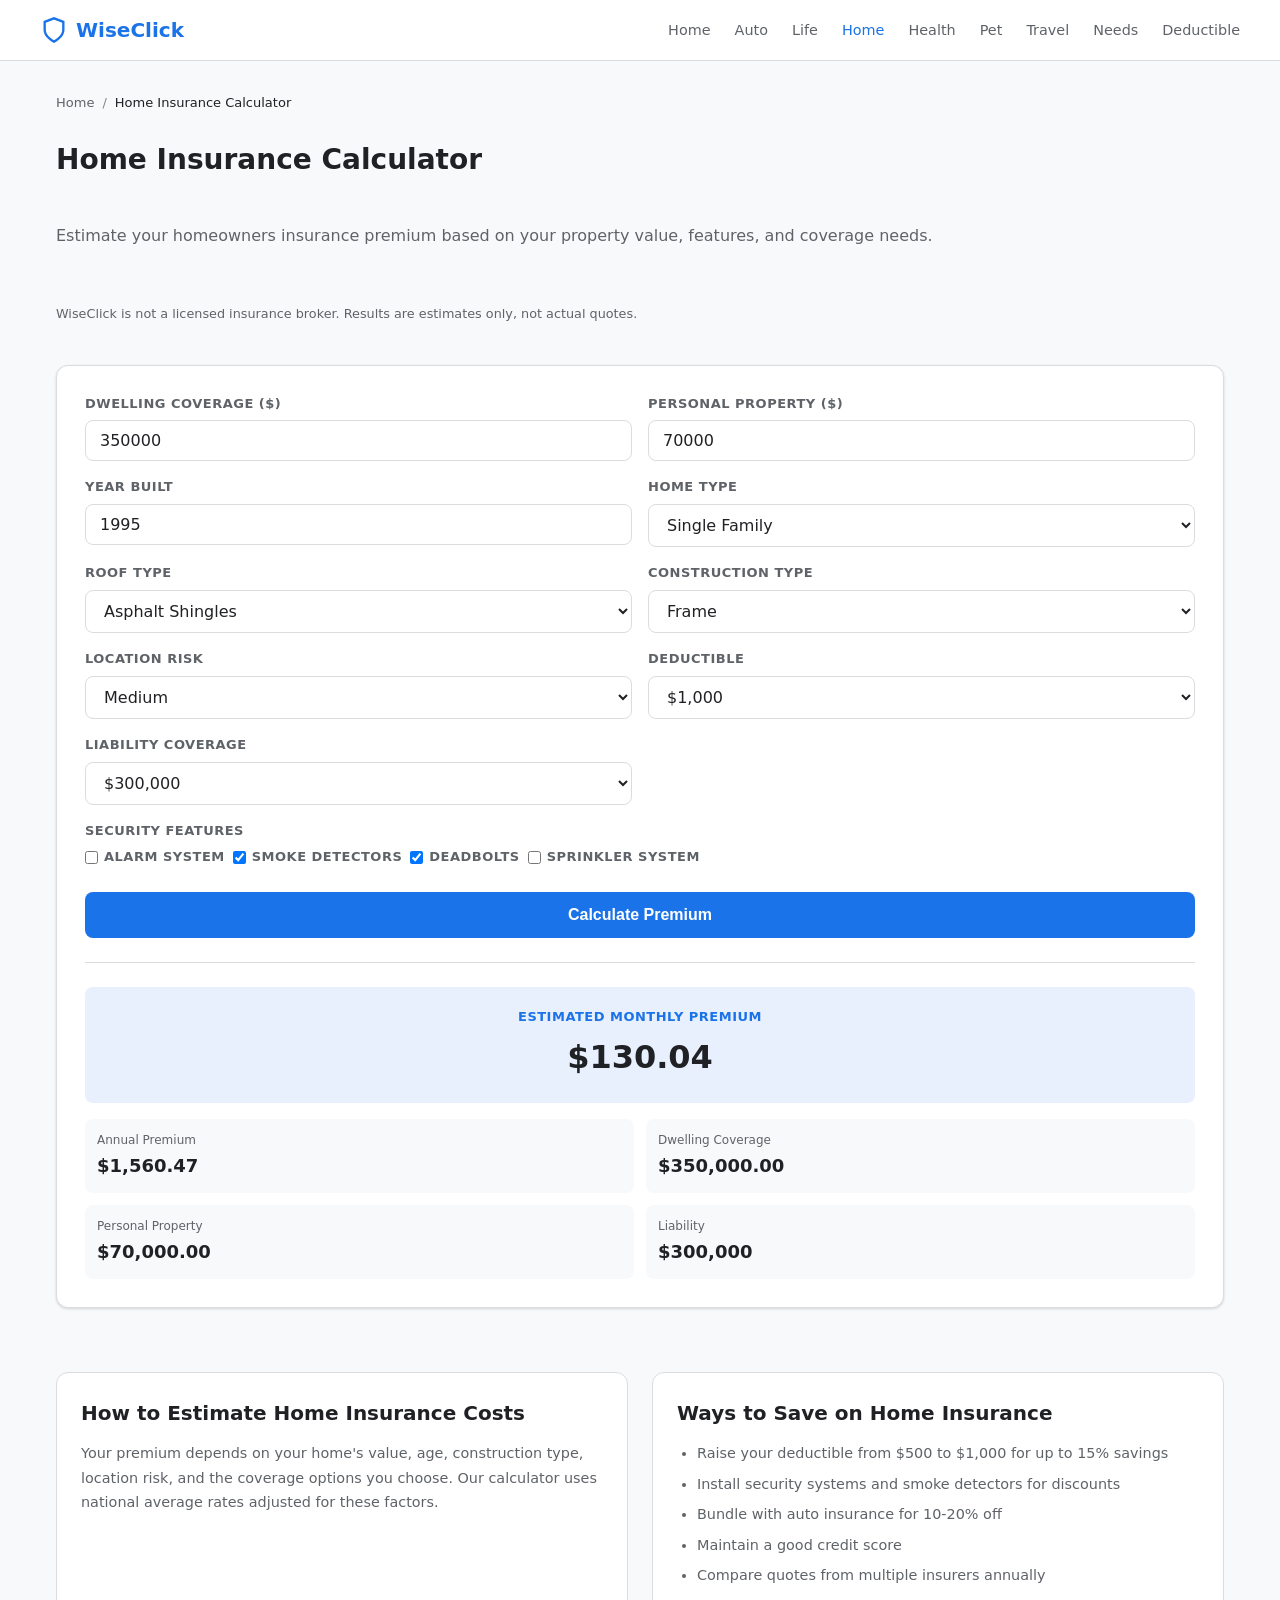
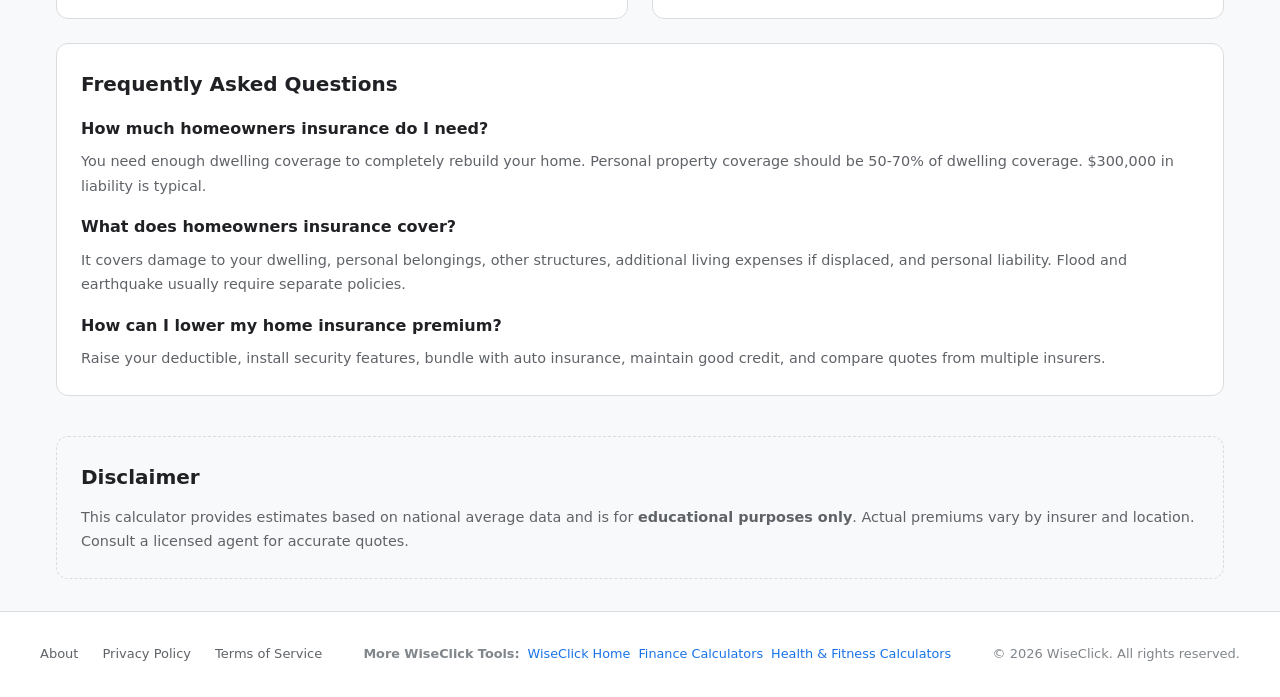
<file: home-insurance-calculator/index.html>
<!DOCTYPE html>
<html lang="en">
<head>
  <meta charset="UTF-8">
  <link rel="icon" type="image/svg+xml" href="../favicon/favicon.svg">
  <meta name="viewport" content="width=device-width, initial-scale=1.0">
  <title>Home Insurance Calculator - Estimate Homeowners Insurance Cost</title>
  <meta name="description" content="Free home insurance calculator. Estimate your homeowners insurance premium based on property value, location, construction, and features.">
  <meta name="keywords" content="home insurance calculator, homeowners insurance estimator, home insurance cost, dwelling coverage calculator">
  <link rel="canonical" href="https://insure.wiseclick.site/home-insurance-calculator/">
  <meta property="og:title" content="Home Insurance Calculator - Estimate Your Premium">
  <meta property="og:description" content="Estimate your homeowners insurance cost based on your property and coverage needs.">
  <meta property="og:type" content="website">
  <link rel="stylesheet" href="../css/style.css">
  <script type="application/ld+json">
  {
    "@context": "https://schema.org",
    "@type": "WebApplication",
    "name": "Home Insurance Calculator",
    "description": "Free homeowners insurance premium estimator",
    "applicationCategory": "FinanceApplication",
    "operatingSystem": "Any",
    "offers": { "@type": "Offer", "price": "0", "priceCurrency": "USD" }
  }
  </script>
  <script type="application/ld+json">
  {
    "@context": "https://schema.org",
    "@type": "FAQPage",
    "mainEntity": [
      { "@type": "Question", "name": "How much homeowners insurance do I need?", "acceptedAnswer": { "@type": "Answer", "text": "You need enough dwelling coverage to rebuild your home. Your personal property coverage should be 50-70% of dwelling coverage. Liability coverage of $300,000 is typical." } },
      { "@type": "Question", "name": "What does homeowners insurance cover?", "acceptedAnswer": { "@type": "Answer", "text": "It covers damage to your home (dwelling), personal belongings, other structures, additional living expenses, and personal liability. Flood and earthquake damage usually require separate policies." } },
      { "@type": "Question", "name": "How can I lower my home insurance premium?", "acceptedAnswer": { "@type": "Answer", "text": "Raise your deductible, install security features, bundle with auto insurance, maintain good credit, and shop around for the best rate." } }
    ]
  }
  </script>
  <script type="application/ld+json">
  {
    "@context": "https://schema.org",
    "@type": "BreadcrumbList",
    "itemListElement": [
      { "@type": "ListItem", "position": 1, "name": "Home", "item": "https://insure.wiseclick.site/" },
      { "@type": "ListItem", "position": 2, "name": "Home Insurance Calculator", "item": "https://insure.wiseclick.site/home-insurance-calculator/" }
    ]
  }
  </script>
</head>
<body>
  <header class="site-header">
    <div class="header-inner">
      <a href="/" class="site-logo">
        <svg viewBox="0 0 24 24" fill="none" stroke="currentColor" stroke-width="2"><path d="M12 22s8-4 8-10V5l-8-3-8 3v7c0 6 8 10 8 10z"/></svg>
        WiseClick
      </a>
      <button class="nav-toggle" onclick="document.querySelector('.nav-links').classList.toggle('open')" aria-label="Menu">
        <svg viewBox="0 0 24 24" fill="none" stroke="currentColor" stroke-width="2"><line x1="3" y1="6" x2="21" y2="6"/><line x1="3" y1="12" x2="21" y2="12"/><line x1="3" y1="18" x2="21" y2="18"/></svg>
      </button>
      <ul class="nav-links">
        <li><a href="/">Home</a></li>
        <li><a href="/auto-insurance-calculator/">Auto</a></li>
        <li><a href="/life-insurance-calculator/">Life</a></li>
        <li><a href="/home-insurance-calculator/" class="active">Home</a></li>
        <li><a href="/health-insurance-calculator/">Health</a></li>
        <li><a href="/pet-insurance-calculator/">Pet</a></li>
        <li><a href="/travel-insurance-calculator/">Travel</a></li>
        <li><a href="/insurance-needs-calculator/">Needs</a></li>
        <li><a href="/deductible-vs-premium-calculator/">Deductible</a></li>
      </ul>
    </div>
  </header>
  <main>
    <nav class="breadcrumb"><a href="/">Home</a> / <span>Home Insurance Calculator</span></nav>
    <div class="calc-page">
      <h1>Home Insurance Calculator</h1>
      <p class="subtitle">Estimate your homeowners insurance premium based on your property value, features, and coverage needs.</p>
      <p style="font-size:0.8rem;color:var(--text-secondary);margin-bottom:0.5rem">WiseClick is not a licensed insurance broker. Results are estimates only, not actual quotes.</p>
      <div class="calc-tool">
        <form class="calc-form" onsubmit="return false;">
          <div class="form-group">
            <label for="dwelling">Dwelling Coverage ($)</label>
            <input type="number" id="dwelling" value="350000" min="50000" step="5000">
          </div>
          <div class="form-group">
            <label for="personal">Personal Property ($)</label>
            <input type="number" id="personal" value="70000" min="0" step="5000">
          </div>
          <div class="form-group">
            <label for="year-built">Year Built</label>
            <input type="number" id="year-built" value="1995" min="1800" max="2026">
          </div>
          <div class="form-group">
            <label for="home-type">Home Type</label>
            <select id="home-type">
              <option value="single" selected>Single Family</option>
              <option value="condo">Condo</option>
              <option value="townhouse">Townhouse</option>
              <option value="mobile">Mobile Home</option>
            </select>
          </div>
          <div class="form-group">
            <label for="roof">Roof Type</label>
            <select id="roof">
              <option value="asphalt" selected>Asphalt Shingles</option>
              <option value="metal">Metal</option>
              <option value="tile">Tile</option>
              <option value="wood">Wood Shake</option>
              <option value="flat">Flat</option>
            </select>
          </div>
          <div class="form-group">
            <label for="construction">Construction Type</label>
            <select id="construction">
              <option value="frame" selected>Frame</option>
              <option value="brick">Brick</option>
              <option value="stone">Stone</option>
              <option value="concrete">Concrete Block</option>
            </select>
          </div>
          <div class="form-group">
            <label for="risk">Location Risk</label>
            <select id="risk">
              <option value="low">Low (no disaster zone)</option>
              <option value="medium" selected>Medium</option>
              <option value="high">High (flood/wildfire/hurricane zone)</option>
            </select>
          </div>
          <div class="form-group">
            <label for="deductible">Deductible</label>
            <select id="deductible">
              <option value="500">$500</option>
              <option value="1000" selected>$1,000</option>
              <option value="2000">$2,000</option>
              <option value="5000">$5,000</option>
            </select>
          </div>
          <div class="form-group">
            <label for="liability">Liability Coverage</label>
            <select id="liability">
              <option value="100">$100,000</option>
              <option value="300" selected>$300,000</option>
              <option value="500">$500,000</option>
            </select>
          </div>
          <div class="form-group full-width">
            <label>Security Features</label>
            <div class="checkbox-group">
              <div class="checkbox-item"><input type="checkbox" id="alarm"> <label for="alarm">Alarm System</label></div>
              <div class="checkbox-item"><input type="checkbox" id="smoke" checked> <label for="smoke">Smoke Detectors</label></div>
              <div class="checkbox-item"><input type="checkbox" id="deadbolts" checked> <label for="deadbolts">Deadbolts</label></div>
              <div class="checkbox-item"><input type="checkbox" id="sprinkler"> <label for="sprinkler">Sprinkler System</label></div>
            </div>
          </div>
          <button type="button" class="btn-calculate" onclick="calculate()">Calculate Premium</button>
        </form>
        <div class="calc-results" id="results">
          <div class="result-highlight">
            <div class="label">Estimated Monthly Premium</div>
            <div class="value" id="monthly">$0</div>
          </div>
          <div class="result-details">
            <div class="result-item"><div class="label">Annual Premium</div><div class="value" id="annual">$0</div></div>
            <div class="result-item"><div class="label">Dwelling Coverage</div><div class="value" id="dwelling-val">$0</div></div>
            <div class="result-item"><div class="label">Personal Property</div><div class="value" id="personal-val">$0</div></div>
            <div class="result-item"><div class="label">Liability</div><div class="value" id="liability-val">$0</div></div>
          </div>
        </div>
        <div class="cta-section" id="cta-section">
          <div class="cta-card">
            <div class="cta-icon">🛡️</div>
            <h3>Get Homeowners Insurance Estimates</h3>
            <p>Compare estimates from top home insurance providers in your area.</p>
            <p class="affiliate-disclosure">We earn a referral fee if you request a quote. This does not affect our calculator results.</p>
            <a href="#AFFILIATE_LINK_PLACEHOLDER" class="cta-button" target="_blank" rel="noopener sponsored">Connect with Providers</a>
          </div>
        </div>
      </div>
      <div class="seo-content">
        <div class="seo-block">
          <h2>How to Estimate Home Insurance Costs</h2>
          <p>Your premium depends on your home's value, age, construction type, location risk, and the coverage options you choose. Our calculator uses national average rates adjusted for these factors.</p>
        </div>
        <div class="seo-block">
          <h2>Ways to Save on Home Insurance</h2>
          <ul>
            <li>Raise your deductible from $500 to $1,000 for up to 15% savings</li>
            <li>Install security systems and smoke detectors for discounts</li>
            <li>Bundle with auto insurance for 10-20% off</li>
            <li>Maintain a good credit score</li>
            <li>Compare quotes from multiple insurers annually</li>
          </ul>
        </div>
        <div class="seo-block full-width">
          <h2>Frequently Asked Questions</h2>
          <h3>How much homeowners insurance do I need?</h3>
          <p>You need enough dwelling coverage to completely rebuild your home. Personal property coverage should be 50-70% of dwelling coverage. $300,000 in liability is typical.</p>
          <h3>What does homeowners insurance cover?</h3>
          <p>It covers damage to your dwelling, personal belongings, other structures, additional living expenses if displaced, and personal liability. Flood and earthquake usually require separate policies.</p>
          <h3>How can I lower my home insurance premium?</h3>
          <p>Raise your deductible, install security features, bundle with auto insurance, maintain good credit, and compare quotes from multiple insurers.</p>
        </div>
        <div class="seo-block full-width" style="background:var(--bg-secondary);border-style:dashed;margin-top:1rem">
          <h2>Disclaimer</h2>
          <p>This calculator provides estimates based on national average data and is for <strong>educational purposes only</strong>. Actual premiums vary by insurer and location. Consult a licensed agent for accurate quotes.</p>
        </div>
      </div>
    </div>
  </main>
  <footer class="site-footer">
    <div class="footer-inner">
      <ul class="footer-links">
        <li><a href="/about/">About</a></li>
        <li><a href="/privacy/">Privacy Policy</a></li>
        <li><a href="/terms/">Terms of Service</a></li>
      </ul>
      <div class="cross-site-links"><span>More WiseClick Tools:</span><a href="https://wiseclick.site/" target="_blank" rel="noopener">WiseClick Home</a><a href="https://calc.wiseclick.site/" target="_blank" rel="noopener">Finance Calculators</a><a href="https://fit.wiseclick.site/" target="_blank" rel="noopener">Health & Fitness Calculators</a></div>
      <p class="footer-copy">&copy; 2026 WiseClick. All rights reserved.</p>
    </div>
  </footer>
<script>
const fmt = v => '$' + v.toLocaleString('en-US', {minimumFractionDigits: 2, maximumFractionDigits: 2});
function calculate() {
  const dwelling = parseFloat(document.getElementById('dwelling').value) || 350000;
  const personal = parseFloat(document.getElementById('personal').value) || 70000;
  const yearBuilt = parseInt(document.getElementById('year-built').value) || 1995;
  const roof = document.getElementById('roof').value;
  const construction = document.getElementById('construction').value;
  const risk = document.getElementById('risk').value;
  const deductible = document.getElementById('deductible').value;
  const liability = document.getElementById('liability').value;
  const homeType = document.getElementById('home-type').value;
  const age = 2026 - yearBuilt;
  const baseRate = dwelling / 1000 * 3.50;
  const ageF = age <= 10 ? 0.9 : age <= 25 ? 1.0 : age <= 40 ? 1.15 : age <= 60 ? 1.3 : 1.5;
  const htF = {single: 1.0, condo: 0.7, townhouse: 0.85, mobile: 1.3}[homeType];
  const roofF = {asphalt:1.0, metal:0.85, tile:0.9, wood:1.3, flat:1.2}[roof];
  const conF = {frame:1.1, brick:0.95, stone:0.9, concrete:0.95}[construction];
  const riskF = {low:0.8, medium:1.0, high:1.4}[risk];
  const dedF = {500:1.15, 1000:1.0, 2000:0.85, 5000:0.7}[deductible];
  const liabF = {100:0.95, 300:1.0, 500:1.05}[liability];
  let secDisc = 0;
  if (document.getElementById('alarm').checked) secDisc += 0.05;
  if (document.getElementById('smoke').checked) secDisc += 0.02;
  if (document.getElementById('deadbolts').checked) secDisc += 0.03;
  if (document.getElementById('sprinkler').checked) secDisc += 0.08;
  const ppF = 1.0 + (personal / dwelling * 0.3);
  const annual = baseRate * ageF * htF * roofF * conF * riskF * dedF * liabF * ppF * (1 - secDisc);
  const monthly = annual / 12;
  document.getElementById('monthly').textContent = fmt(monthly);
  document.getElementById('annual').textContent = fmt(annual);
  document.getElementById('dwelling-val').textContent = fmt(dwelling);
  document.getElementById('personal-val').textContent = fmt(personal);
  document.getElementById('liability-val').textContent = '$' + liability + ',000';
  document.getElementById('results').classList.add('visible');
}
calculate();
</script>
</body>
</html>
</file>
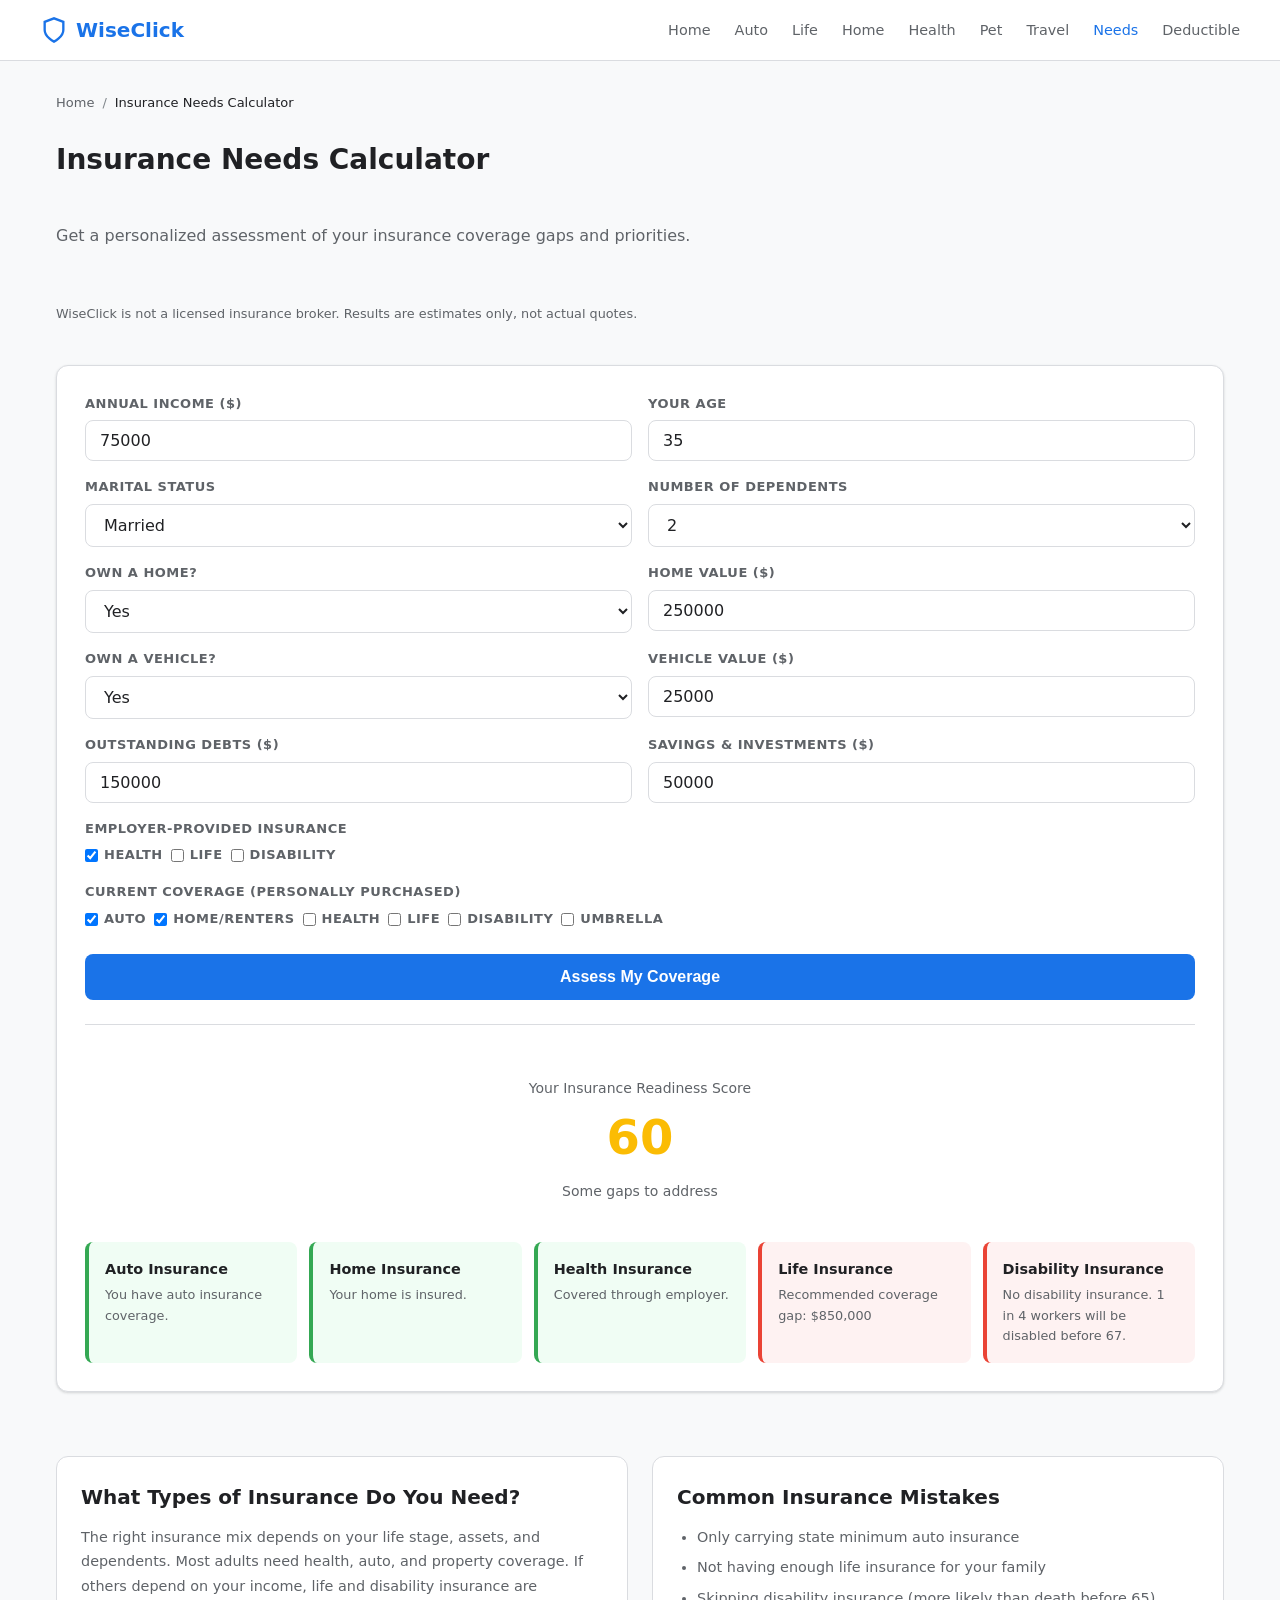
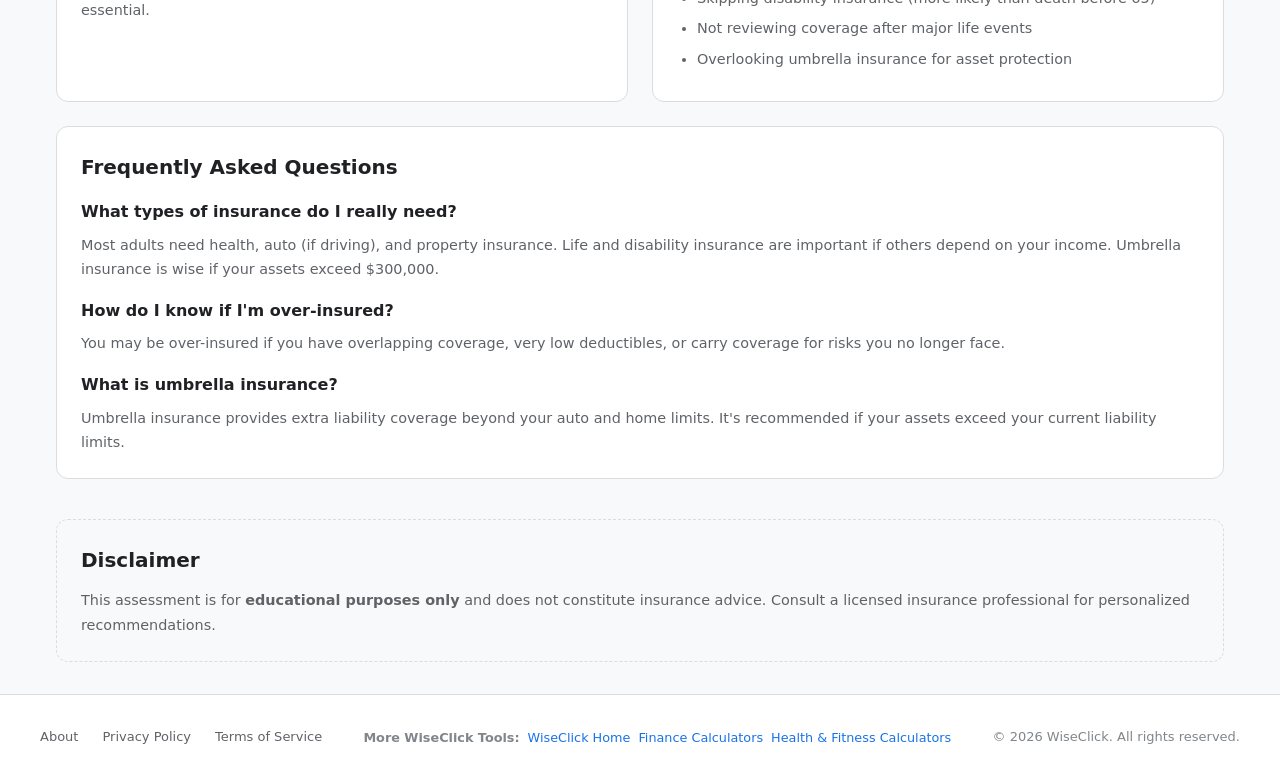
<file: insurance-needs-calculator/index.html>
<!DOCTYPE html>
<html lang="en">
<head>
  <meta charset="UTF-8">
  <link rel="icon" type="image/svg+xml" href="../favicon/favicon.svg">
  <meta name="viewport" content="width=device-width, initial-scale=1.0">
  <title>Insurance Needs Calculator - Assess Your Coverage Gaps</title>
  <meta name="description" content="Free insurance needs assessment tool. Find out if you have the right insurance coverage and identify gaps in auto, life, home, health, and disability insurance.">
  <meta name="keywords" content="insurance needs calculator, what insurance do I need, insurance coverage assessment, insurance gap analysis">
  <link rel="canonical" href="https://insure.wiseclick.site/insurance-needs-calculator/">
  <meta property="og:title" content="Insurance Needs Calculator - Coverage Gap Assessment">
  <meta property="og:description" content="Assess your insurance coverage and identify gaps across auto, life, home, health, and disability.">
  <meta property="og:type" content="website">
  <link rel="stylesheet" href="../css/style.css">
  <script type="application/ld+json">
  {
    "@context": "https://schema.org",
    "@type": "WebApplication",
    "name": "Insurance Needs Calculator",
    "description": "Free insurance coverage gap assessment tool",
    "applicationCategory": "FinanceApplication",
    "operatingSystem": "Any",
    "offers": { "@type": "Offer", "price": "0", "priceCurrency": "USD" }
  }
  </script>
  <script type="application/ld+json">
  {
    "@context": "https://schema.org",
    "@type": "FAQPage",
    "mainEntity": [
      { "@type": "Question", "name": "What types of insurance do I really need?", "acceptedAnswer": { "@type": "Answer", "text": "Most adults need health insurance, auto insurance (if you drive), and either renters or homeowners insurance. Life and disability insurance are important if others depend on your income." } },
      { "@type": "Question", "name": "How do I know if I'm over-insured?", "acceptedAnswer": { "@type": "Answer", "text": "You may be over-insured if you're paying for overlapping coverage, have very low deductibles you can easily afford to raise, or carry coverage for risks you no longer face." } },
      { "@type": "Question", "name": "What is umbrella insurance and do I need it?", "acceptedAnswer": { "@type": "Answer", "text": "Umbrella insurance provides additional liability coverage beyond your auto and home policy limits. It's recommended if your total assets exceed $300,000." } }
    ]
  }
  </script>
  <script type="application/ld+json">
  {
    "@context": "https://schema.org",
    "@type": "BreadcrumbList",
    "itemListElement": [
      { "@type": "ListItem", "position": 1, "name": "Home", "item": "https://insure.wiseclick.site/" },
      { "@type": "ListItem", "position": 2, "name": "Insurance Needs Calculator", "item": "https://insure.wiseclick.site/insurance-needs-calculator/" }
    ]
  }
  </script>
</head>
<body>
  <header class="site-header">
    <div class="header-inner">
      <a href="/" class="site-logo">
        <svg viewBox="0 0 24 24" fill="none" stroke="currentColor" stroke-width="2"><path d="M12 22s8-4 8-10V5l-8-3-8 3v7c0 6 8 10 8 10z"/></svg>
        WiseClick
      </a>
      <button class="nav-toggle" onclick="document.querySelector('.nav-links').classList.toggle('open')" aria-label="Menu">
        <svg viewBox="0 0 24 24" fill="none" stroke="currentColor" stroke-width="2"><line x1="3" y1="6" x2="21" y2="6"/><line x1="3" y1="12" x2="21" y2="12"/><line x1="3" y1="18" x2="21" y2="18"/></svg>
      </button>
      <ul class="nav-links">
        <li><a href="/">Home</a></li>
        <li><a href="/auto-insurance-calculator/">Auto</a></li>
        <li><a href="/life-insurance-calculator/">Life</a></li>
        <li><a href="/home-insurance-calculator/">Home</a></li>
        <li><a href="/health-insurance-calculator/">Health</a></li>
        <li><a href="/pet-insurance-calculator/">Pet</a></li>
        <li><a href="/travel-insurance-calculator/">Travel</a></li>
        <li><a href="/insurance-needs-calculator/" class="active">Needs</a></li>
        <li><a href="/deductible-vs-premium-calculator/">Deductible</a></li>
      </ul>
    </div>
  </header>
  <main>
    <nav class="breadcrumb"><a href="/">Home</a> / <span>Insurance Needs Calculator</span></nav>
    <div class="calc-page">
      <h1>Insurance Needs Calculator</h1>
      <p class="subtitle">Get a personalized assessment of your insurance coverage gaps and priorities.</p>
      <p style="font-size:0.8rem;color:var(--text-secondary);margin-bottom:0.5rem">WiseClick is not a licensed insurance broker. Results are estimates only, not actual quotes.</p>
      <div class="calc-tool">
        <form class="calc-form" onsubmit="return false;">
          <div class="form-group">
            <label for="income">Annual Income ($)</label>
            <input type="number" id="income" value="75000" min="0" step="1000">
          </div>
          <div class="form-group">
            <label for="age">Your Age</label>
            <input type="number" id="age" value="35" min="18" max="80">
          </div>
          <div class="form-group">
            <label for="marital">Marital Status</label>
            <select id="marital">
              <option value="single">Single</option>
              <option value="married" selected>Married</option>
              <option value="partner">Domestic Partnership</option>
            </select>
          </div>
          <div class="form-group">
            <label for="dependents">Number of Dependents</label>
            <select id="dependents">
              <option value="0">0</option><option value="1">1</option><option value="2" selected>2</option><option value="3">3</option><option value="4">4</option><option value="5">5</option><option value="6">6+</option>
            </select>
          </div>
          <div class="form-group">
            <label for="own-home">Own a Home?</label>
            <select id="own-home" onchange="toggleConditional()">
              <option value="no">No</option>
              <option value="yes" selected>Yes</option>
            </select>
          </div>
          <div class="form-group conditional" id="home-value-group">
            <label for="home-value">Home Value ($)</label>
            <input type="number" id="home-value" value="250000" min="0" step="5000">
          </div>
          <div class="form-group">
            <label for="own-vehicle">Own a Vehicle?</label>
            <select id="own-vehicle" onchange="toggleConditional()">
              <option value="no">No</option>
              <option value="yes" selected>Yes</option>
            </select>
          </div>
          <div class="form-group conditional" id="vehicle-value-group">
            <label for="vehicle-value">Vehicle Value ($)</label>
            <input type="number" id="vehicle-value" value="25000" min="0" step="1000">
          </div>
          <div class="form-group">
            <label for="debts">Outstanding Debts ($)</label>
            <input type="number" id="debts" value="150000" min="0" step="5000">
          </div>
          <div class="form-group">
            <label for="savings">Savings & Investments ($)</label>
            <input type="number" id="savings" value="50000" min="0" step="5000">
          </div>
          <div class="form-group full-width">
            <label>Employer-Provided Insurance</label>
            <div class="checkbox-group">
              <div class="checkbox-item"><input type="checkbox" id="emp-health" checked> <label for="emp-health">Health</label></div>
              <div class="checkbox-item"><input type="checkbox" id="emp-life"> <label for="emp-life">Life</label></div>
              <div class="checkbox-item"><input type="checkbox" id="emp-disability"> <label for="emp-disability">Disability</label></div>
            </div>
          </div>
          <div class="form-group full-width">
            <label>Current Coverage (personally purchased)</label>
            <div class="checkbox-group">
              <div class="checkbox-item"><input type="checkbox" id="has-auto" checked> <label for="has-auto">Auto</label></div>
              <div class="checkbox-item"><input type="checkbox" id="has-home" checked> <label for="has-home">Home/Renters</label></div>
              <div class="checkbox-item"><input type="checkbox" id="has-health"> <label for="has-health">Health</label></div>
              <div class="checkbox-item"><input type="checkbox" id="has-life"> <label for="has-life">Life</label></div>
              <div class="checkbox-item"><input type="checkbox" id="has-disability"> <label for="has-disability">Disability</label></div>
              <div class="checkbox-item"><input type="checkbox" id="has-umbrella"> <label for="has-umbrella">Umbrella</label></div>
            </div>
          </div>
          <button type="button" class="btn-calculate" onclick="calculate()">Assess My Coverage</button>
        </form>
        <div class="calc-results" id="results">
          <div class="score-display">
            <div class="score-label">Your Insurance Readiness Score</div>
            <div class="value score-value" id="score">0</div>
            <div class="score-label" id="score-label">Assessing...</div>
          </div>
          <div class="status-cards" id="status-cards"></div>
        </div>
        <div class="cta-section" id="cta-section">
          <div class="cta-card">
            <div class="cta-icon">🛡️</div>
            <h3>Get Personalized Recommendations</h3>
            <p>Connect with insurance professionals who can help fill your coverage gaps.</p>
            <p class="affiliate-disclosure">We earn a referral fee for recommendations. This does not affect our assessment.</p>
            <a href="#AFFILIATE_LINK_PLACEHOLDER" class="cta-button" target="_blank" rel="noopener sponsored">Connect with Providers</a>
          </div>
        </div>
      </div>
      <div class="seo-content">
        <div class="seo-block">
          <h2>What Types of Insurance Do You Need?</h2>
          <p>The right insurance mix depends on your life stage, assets, and dependents. Most adults need health, auto, and property coverage. If others depend on your income, life and disability insurance are essential.</p>
        </div>
        <div class="seo-block">
          <h2>Common Insurance Mistakes</h2>
          <ul>
            <li>Only carrying state minimum auto insurance</li>
            <li>Not having enough life insurance for your family</li>
            <li>Skipping disability insurance (more likely than death before 65)</li>
            <li>Not reviewing coverage after major life events</li>
            <li>Overlooking umbrella insurance for asset protection</li>
          </ul>
        </div>
        <div class="seo-block full-width">
          <h2>Frequently Asked Questions</h2>
          <h3>What types of insurance do I really need?</h3>
          <p>Most adults need health, auto (if driving), and property insurance. Life and disability insurance are important if others depend on your income. Umbrella insurance is wise if your assets exceed $300,000.</p>
          <h3>How do I know if I'm over-insured?</h3>
          <p>You may be over-insured if you have overlapping coverage, very low deductibles, or carry coverage for risks you no longer face.</p>
          <h3>What is umbrella insurance?</h3>
          <p>Umbrella insurance provides extra liability coverage beyond your auto and home limits. It's recommended if your assets exceed your current liability limits.</p>
        </div>
        <div class="seo-block full-width" style="background:var(--bg-secondary);border-style:dashed;margin-top:1rem">
          <h2>Disclaimer</h2>
          <p>This assessment is for <strong>educational purposes only</strong> and does not constitute insurance advice. Consult a licensed insurance professional for personalized recommendations.</p>
        </div>
      </div>
    </div>
  </main>
  <footer class="site-footer">
    <div class="footer-inner">
      <ul class="footer-links">
        <li><a href="/about/">About</a></li>
        <li><a href="/privacy/">Privacy Policy</a></li>
        <li><a href="/terms/">Terms of Service</a></li>
      </ul>
      <div class="cross-site-links"><span>More WiseClick Tools:</span><a href="https://wiseclick.site/" target="_blank" rel="noopener">WiseClick Home</a><a href="https://calc.wiseclick.site/" target="_blank" rel="noopener">Finance Calculators</a><a href="https://fit.wiseclick.site/" target="_blank" rel="noopener">Health & Fitness Calculators</a></div>
      <p class="footer-copy">&copy; 2026 WiseClick. All rights reserved.</p>
    </div>
  </footer>
<script>
function toggleConditional() {
  const home = document.getElementById('own-home').value;
  const vehicle = document.getElementById('own-vehicle').value;
  document.getElementById('home-value-group').classList.toggle('show', home === 'yes');
  document.getElementById('vehicle-value-group').classList.toggle('show', vehicle === 'yes');
}
function calculate() {
  const income = parseFloat(document.getElementById('income').value) || 0;
  const age = parseInt(document.getElementById('age').value) || 35;
  const ownHome = document.getElementById('own-home').value === 'yes';
  const homeValue = ownHome ? (parseFloat(document.getElementById('home-value').value) || 0) : 0;
  const ownVehicle = document.getElementById('own-vehicle').value === 'yes';
  const debts = parseFloat(document.getElementById('debts').value) || 0;
  const savingsVal = parseFloat(document.getElementById('savings').value) || 0;
  const empHealth = document.getElementById('emp-health').checked;
  const empLife = document.getElementById('emp-life').checked;
  const empDis = document.getElementById('emp-disability').checked;
  const hasAuto = document.getElementById('has-auto').checked;
  const hasHome = document.getElementById('has-home').checked;
  const hasHealth = document.getElementById('has-health').checked;
  const hasLife = document.getElementById('has-life').checked;
  const hasDis = document.getElementById('has-disability').checked;
  const hasUmbrella = document.getElementById('has-umbrella').checked;
  const cards = [];
  let total = 0, covered = 0;
  if (ownVehicle) {
    total++;
    if (hasAuto) { covered++; cards.push({t:'Auto Insurance',s:'covered',m:'You have auto insurance coverage.'}); }
    else cards.push({t:'Auto Insurance',s:'gap',m:'No auto insurance detected. Required in most states.'});
  }
  if (ownHome) {
    total++;
    if (hasHome) { covered++; cards.push({t:'Home Insurance',s:'covered',m:'Your home is insured.'}); }
    else cards.push({t:'Home Insurance',s:'gap',m:'No homeowners insurance. Your home is at risk.'});
  } else {
    total++;
    if (hasHome) { covered++; cards.push({t:'Renters Insurance',s:'covered',m:'You have renters insurance.'}); }
    else cards.push({t:'Renters Insurance',s:'gap',m:'No renters insurance. Protects your belongings from theft, fire, and liability.'});
  }
  total++;
  if (hasHealth || empHealth) { covered++; cards.push({t:'Health Insurance',s:'covered',m: empHealth ? 'Covered through employer.' : 'You have health coverage.'}); }
  else cards.push({t:'Health Insurance',s:'gap',m:'No health insurance. High priority.'});
  const lifeNeed = (income * 10) + debts - savingsVal;
  total++;
  if (hasLife || empLife) { covered++; cards.push({t:'Life Insurance',s: lifeNeed > 0 ? 'review' : 'covered',m: lifeNeed > 0 ? 'Consider increasing coverage by $' + lifeNeed.toLocaleString() + '.' : 'Coverage appears adequate.'}); }
  else if (lifeNeed > 0) cards.push({t:'Life Insurance',s:'gap',m:'Recommended coverage gap: $' + lifeNeed.toLocaleString()});
  else { covered++; cards.push({t:'Life Insurance',s:'covered',m:'Coverage may not be needed based on your situation.'}); }
  if (age < 65) {
    total++;
    if (hasDis || empDis) { covered++; cards.push({t:'Disability Insurance',s:'covered',m:'You have disability coverage.'}); }
    else cards.push({t:'Disability Insurance',s:'gap',m:'No disability insurance. 1 in 4 workers will be disabled before 67.'});
  }
  const totalAssets = savingsVal + homeValue;
  if (totalAssets > 300000) {
    total++;
    if (hasUmbrella) { covered++; cards.push({t:'Umbrella Insurance',s:'covered',m:'Your assets are protected.'}); }
    else cards.push({t:'Umbrella Insurance',s:'review',m:'Recommended for assets exceeding $300,000.'});
  }
  const score = total > 0 ? Math.round(covered / total * 100) : 100;
  const scoreEl = document.getElementById('score');
  scoreEl.textContent = score;
  scoreEl.className = 'value score-value ' + (score < 40 ? 'score-low' : score < 70 ? 'score-mid' : 'score-high');
  document.getElementById('score-label').textContent = score < 40 ? 'Significant gaps found' : score < 70 ? 'Some gaps to address' : 'Good coverage overall';
  let html = '';
  cards.forEach(c => {
    html += '<div class="status-card status-' + c.s + '"><h4>' + c.t + '</h4><p>' + c.m + '</p></div>';
  });
  document.getElementById('status-cards').innerHTML = html;
  document.getElementById('results').classList.add('visible');
}
toggleConditional();
calculate();
</script>
</body>
</html>
</file>
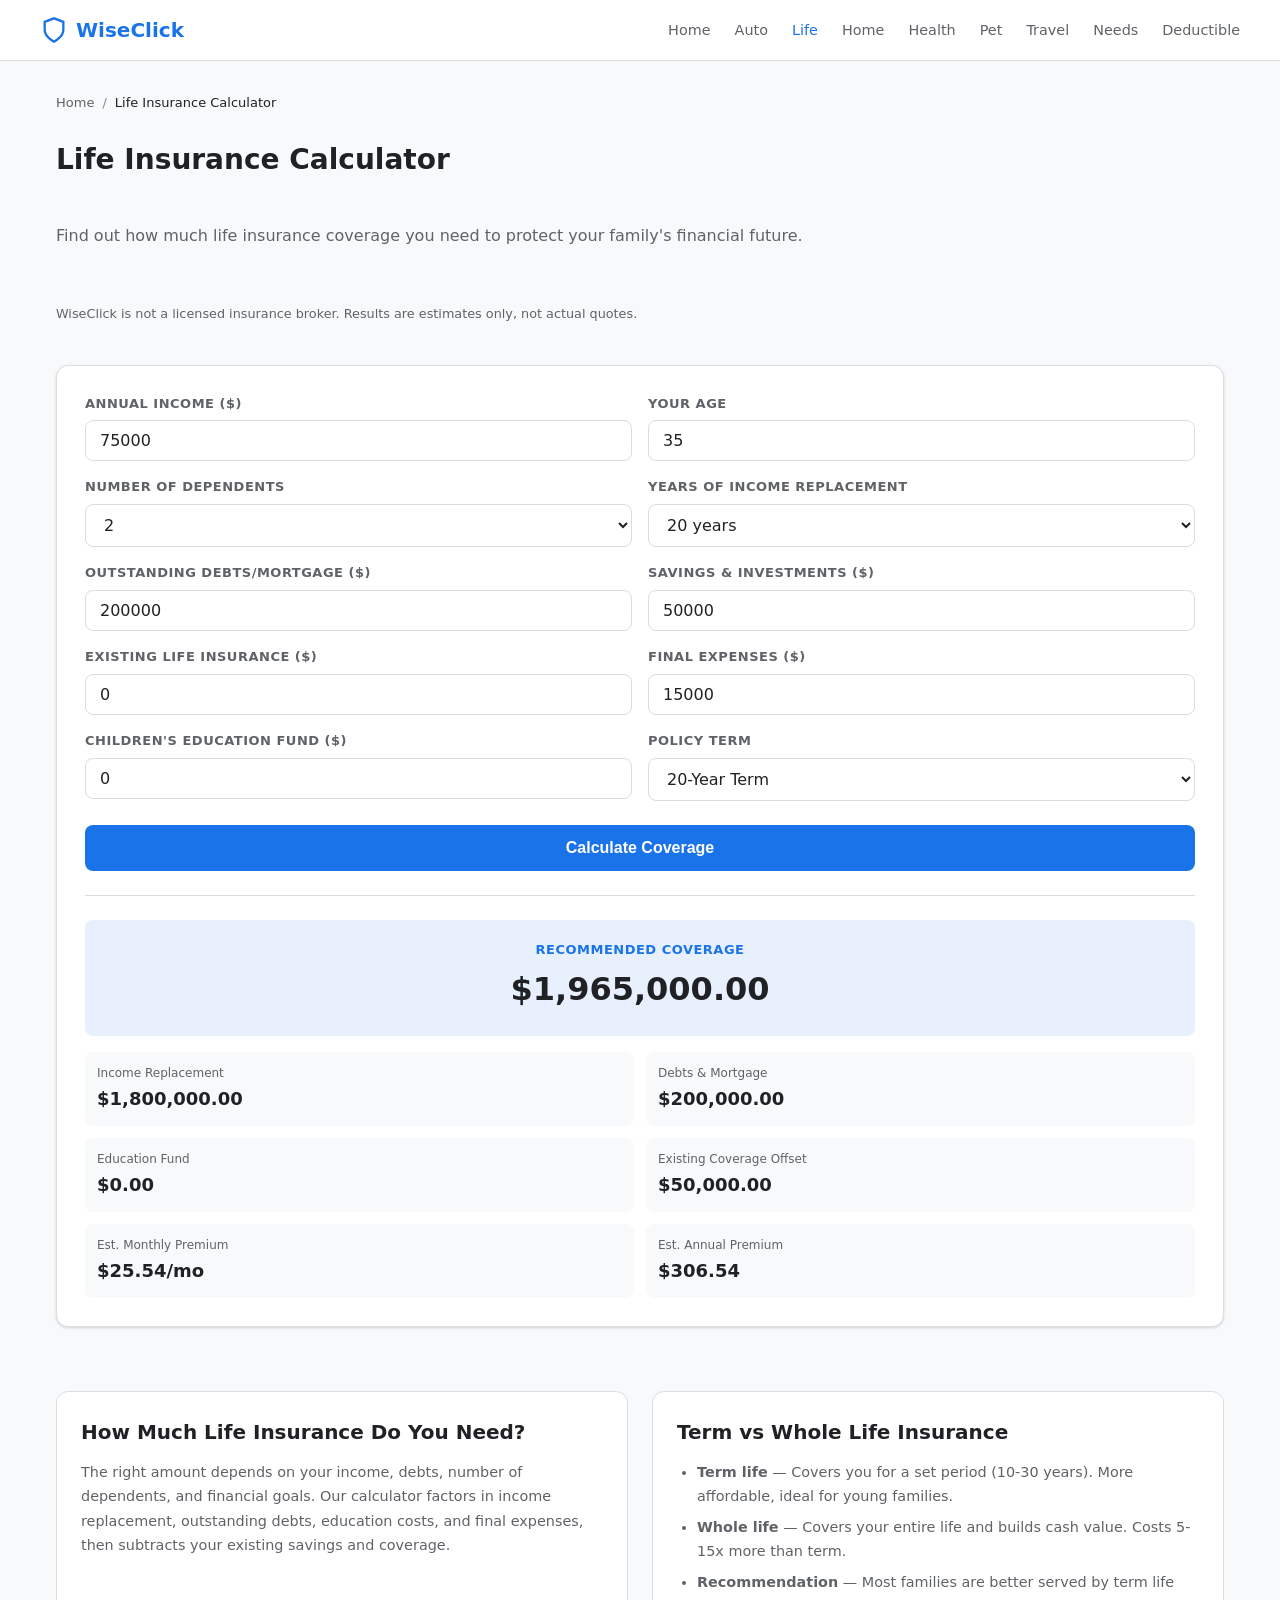
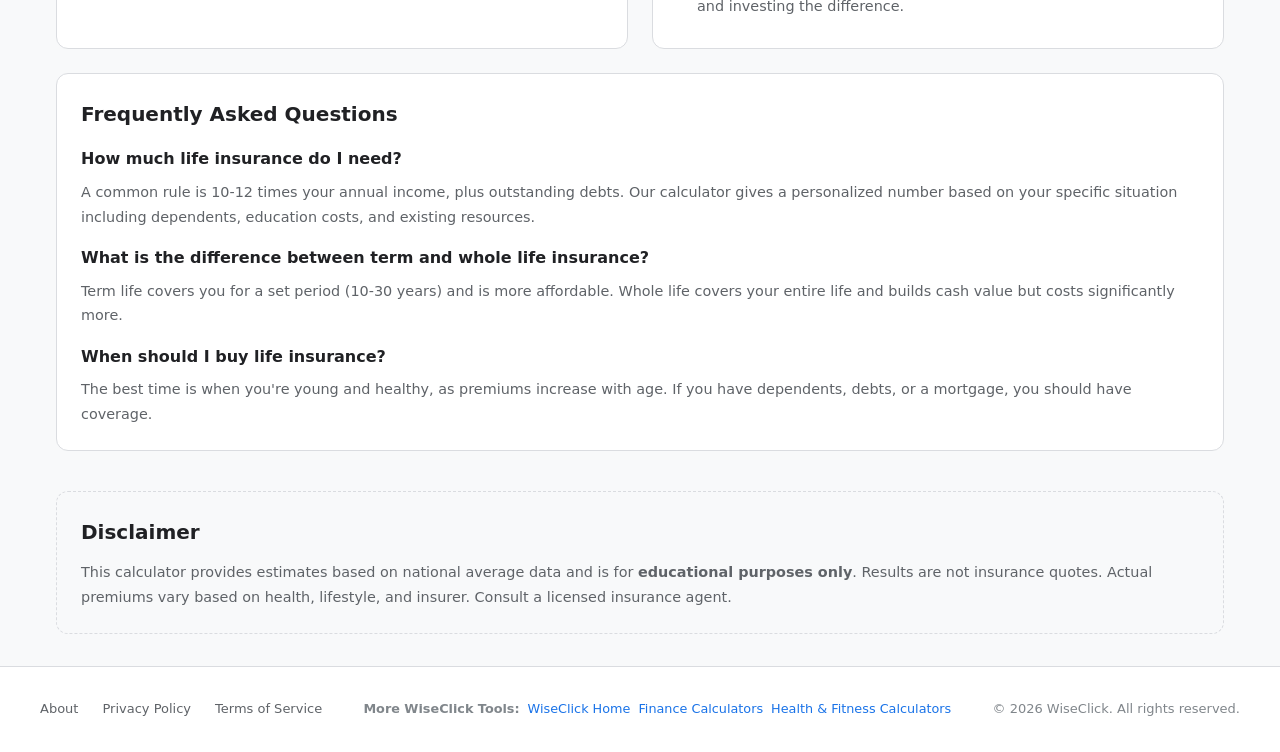
<file: life-insurance-calculator/index.html>
<!DOCTYPE html>
<html lang="en">
<head>
  <meta charset="UTF-8">
  <link rel="icon" type="image/svg+xml" href="../favicon/favicon.svg">
  <meta name="viewport" content="width=device-width, initial-scale=1.0">
  <title>Life Insurance Calculator - How Much Coverage Do You Need?</title>
  <meta name="description" content="Free life insurance calculator. Find out how much life insurance coverage you need to protect your family based on income, debts, and dependents.">
  <meta name="keywords" content="life insurance calculator, how much life insurance do I need, life insurance coverage calculator, term life calculator">
  <link rel="canonical" href="https://insure.wiseclick.site/life-insurance-calculator/">
  <meta property="og:title" content="Life Insurance Calculator - Coverage Needs">
  <meta property="og:description" content="Calculate how much life insurance coverage your family needs. Free and easy to use.">
  <meta property="og:type" content="website">
  <link rel="stylesheet" href="../css/style.css">
  <script type="application/ld+json">
  {
    "@context": "https://schema.org",
    "@type": "WebApplication",
    "name": "Life Insurance Calculator",
    "description": "Free life insurance coverage needs calculator",
    "applicationCategory": "FinanceApplication",
    "operatingSystem": "Any",
    "offers": { "@type": "Offer", "price": "0", "priceCurrency": "USD" }
  }
  </script>
  <script type="application/ld+json">
  {
    "@context": "https://schema.org",
    "@type": "FAQPage",
    "mainEntity": [
      { "@type": "Question", "name": "How much life insurance do I need?", "acceptedAnswer": { "@type": "Answer", "text": "A common rule is 10-12 times your annual income, plus outstanding debts. Our calculator helps you find a personalized number based on your specific situation." } },
      { "@type": "Question", "name": "What is the difference between term and whole life insurance?", "acceptedAnswer": { "@type": "Answer", "text": "Term life covers you for a set period (10-30 years) and is more affordable. Whole life covers your entire life and builds cash value but costs significantly more." } },
      { "@type": "Question", "name": "When should I buy life insurance?", "acceptedAnswer": { "@type": "Answer", "text": "The best time is when you're young and healthy, as premiums increase with age. If you have dependents, debts, or a mortgage, you should have life insurance." } }
    ]
  }
  </script>
  <script type="application/ld+json">
  {
    "@context": "https://schema.org",
    "@type": "BreadcrumbList",
    "itemListElement": [
      { "@type": "ListItem", "position": 1, "name": "Home", "item": "https://insure.wiseclick.site/" },
      { "@type": "ListItem", "position": 2, "name": "Life Insurance Calculator", "item": "https://insure.wiseclick.site/life-insurance-calculator/" }
    ]
  }
  </script>
</head>
<body>
  <header class="site-header">
    <div class="header-inner">
      <a href="/" class="site-logo">
        <svg viewBox="0 0 24 24" fill="none" stroke="currentColor" stroke-width="2"><path d="M12 22s8-4 8-10V5l-8-3-8 3v7c0 6 8 10 8 10z"/></svg>
        WiseClick
      </a>
      <button class="nav-toggle" onclick="document.querySelector('.nav-links').classList.toggle('open')" aria-label="Menu">
        <svg viewBox="0 0 24 24" fill="none" stroke="currentColor" stroke-width="2"><line x1="3" y1="6" x2="21" y2="6"/><line x1="3" y1="12" x2="21" y2="12"/><line x1="3" y1="18" x2="21" y2="18"/></svg>
      </button>
      <ul class="nav-links">
        <li><a href="/">Home</a></li>
        <li><a href="/auto-insurance-calculator/">Auto</a></li>
        <li><a href="/life-insurance-calculator/" class="active">Life</a></li>
        <li><a href="/home-insurance-calculator/">Home</a></li>
        <li><a href="/health-insurance-calculator/">Health</a></li>
        <li><a href="/pet-insurance-calculator/">Pet</a></li>
        <li><a href="/travel-insurance-calculator/">Travel</a></li>
        <li><a href="/insurance-needs-calculator/">Needs</a></li>
        <li><a href="/deductible-vs-premium-calculator/">Deductible</a></li>
      </ul>
    </div>
  </header>
  <main>
    <nav class="breadcrumb"><a href="/">Home</a> / <span>Life Insurance Calculator</span></nav>
    <div class="calc-page">
      <h1>Life Insurance Calculator</h1>
      <p class="subtitle">Find out how much life insurance coverage you need to protect your family's financial future.</p>
      <p style="font-size:0.8rem;color:var(--text-secondary);margin-bottom:0.5rem">WiseClick is not a licensed insurance broker. Results are estimates only, not actual quotes.</p>
      <div class="calc-tool">
        <form class="calc-form" onsubmit="return false;">
          <div class="form-group">
            <label for="income">Annual Income ($)</label>
            <input type="number" id="income" value="75000" min="0" step="1000">
          </div>
          <div class="form-group">
            <label for="age">Your Age</label>
            <input type="number" id="age" value="35" min="18" max="80">
          </div>
          <div class="form-group">
            <label for="dependents">Number of Dependents</label>
            <select id="dependents">
              <option value="0">0</option><option value="1">1</option><option value="2" selected>2</option><option value="3">3</option><option value="4">4</option><option value="5">5</option><option value="6">6+</option>
            </select>
          </div>
          <div class="form-group">
            <label for="years">Years of Income Replacement</label>
            <select id="years">
              <option value="5">5 years</option><option value="10">10 years</option><option value="15">15 years</option><option value="20" selected>20 years</option><option value="25">25 years</option><option value="30">30 years</option>
            </select>
          </div>
          <div class="form-group">
            <label for="debts">Outstanding Debts/Mortgage ($)</label>
            <input type="number" id="debts" value="200000" min="0" step="1000">
          </div>
          <div class="form-group">
            <label for="savings">Savings & Investments ($)</label>
            <input type="number" id="savings" value="50000" min="0" step="1000">
          </div>
          <div class="form-group">
            <label for="existing">Existing Life Insurance ($)</label>
            <input type="number" id="existing" value="0" min="0" step="1000">
          </div>
          <div class="form-group">
            <label for="final-expenses">Final Expenses ($)</label>
            <input type="number" id="final-expenses" value="15000" min="0" step="1000">
          </div>
          <div class="form-group">
            <label for="education">Children's Education Fund ($)</label>
            <input type="number" id="education" value="0" min="0" step="1000">
          </div>
          <div class="form-group">
            <label for="term">Policy Term</label>
            <select id="term">
              <option value="10">10-Year Term</option><option value="20" selected>20-Year Term</option><option value="30">30-Year Term</option>
            </select>
          </div>
          <button type="button" class="btn-calculate" onclick="calculate()">Calculate Coverage</button>
        </form>
        <div class="calc-results" id="results">
          <div class="result-highlight">
            <div class="label">Recommended Coverage</div>
            <div class="value" id="coverage-amount">$0</div>
          </div>
          <div class="result-details">
            <div class="result-item"><div class="label">Income Replacement</div><div class="value" id="income-need">$0</div></div>
            <div class="result-item"><div class="label">Debts & Mortgage</div><div class="value" id="debt-need">$0</div></div>
            <div class="result-item"><div class="label">Education Fund</div><div class="value" id="edu-need">$0</div></div>
            <div class="result-item"><div class="label">Existing Coverage Offset</div><div class="value" id="offset">$0</div></div>
            <div class="result-item"><div class="label">Est. Monthly Premium</div><div class="value" id="premium">$0</div></div>
            <div class="result-item"><div class="label">Est. Annual Premium</div><div class="value" id="annual-premium">$0</div></div>
          </div>
        </div>
        <div class="cta-section" id="cta-section">
          <div class="cta-card">
            <div class="cta-icon">🛡️</div>
            <h3>Get Life Insurance Estimates</h3>
            <p>Compare estimates from top life insurance providers. No medical exam required for some policies.</p>
            <p class="affiliate-disclosure">We earn a referral fee if you request a quote. This does not affect our calculator results.</p>
            <a href="#AFFILIATE_LINK_PLACEHOLDER" class="cta-button" target="_blank" rel="noopener sponsored">Connect with Providers</a>
          </div>
        </div>
      </div>
      <div class="seo-content">
        <div class="seo-block">
          <h2>How Much Life Insurance Do You Need?</h2>
          <p>The right amount depends on your income, debts, number of dependents, and financial goals. Our calculator factors in income replacement, outstanding debts, education costs, and final expenses, then subtracts your existing savings and coverage.</p>
        </div>
        <div class="seo-block">
          <h2>Term vs Whole Life Insurance</h2>
          <ul>
            <li><strong>Term life</strong> — Covers you for a set period (10-30 years). More affordable, ideal for young families.</li>
            <li><strong>Whole life</strong> — Covers your entire life and builds cash value. Costs 5-15x more than term.</li>
            <li><strong>Recommendation</strong> — Most families are better served by term life and investing the difference.</li>
          </ul>
        </div>
        <div class="seo-block full-width">
          <h2>Frequently Asked Questions</h2>
          <h3>How much life insurance do I need?</h3>
          <p>A common rule is 10-12 times your annual income, plus outstanding debts. Our calculator gives a personalized number based on your specific situation including dependents, education costs, and existing resources.</p>
          <h3>What is the difference between term and whole life insurance?</h3>
          <p>Term life covers you for a set period (10-30 years) and is more affordable. Whole life covers your entire life and builds cash value but costs significantly more.</p>
          <h3>When should I buy life insurance?</h3>
          <p>The best time is when you're young and healthy, as premiums increase with age. If you have dependents, debts, or a mortgage, you should have coverage.</p>
        </div>
        <div class="seo-block full-width" style="background:var(--bg-secondary);border-style:dashed;margin-top:1rem">
          <h2>Disclaimer</h2>
          <p>This calculator provides estimates based on national average data and is for <strong>educational purposes only</strong>. Results are not insurance quotes. Actual premiums vary based on health, lifestyle, and insurer. Consult a licensed insurance agent.</p>
        </div>
      </div>
    </div>
  </main>
  <footer class="site-footer">
    <div class="footer-inner">
      <ul class="footer-links">
        <li><a href="/about/">About</a></li>
        <li><a href="/privacy/">Privacy Policy</a></li>
        <li><a href="/terms/">Terms of Service</a></li>
      </ul>
      <div class="cross-site-links"><span>More WiseClick Tools:</span><a href="https://wiseclick.site/" target="_blank" rel="noopener">WiseClick Home</a><a href="https://calc.wiseclick.site/" target="_blank" rel="noopener">Finance Calculators</a><a href="https://fit.wiseclick.site/" target="_blank" rel="noopener">Health & Fitness Calculators</a></div>
      <p class="footer-copy">&copy; 2026 WiseClick. All rights reserved.</p>
    </div>
  </footer>
<script>
const fmt = v => '$' + v.toLocaleString('en-US', {minimumFractionDigits: 2, maximumFractionDigits: 2});
const rates = {20: 0.010, 30: 0.013, 40: 0.022, 50: 0.045, 60: 0.090};
function calculate() {
  const income = parseFloat(document.getElementById('income').value) || 0;
  const age = parseInt(document.getElementById('age').value) || 35;
  const dependents = parseInt(document.getElementById('dependents').value) || 0;
  const years = parseInt(document.getElementById('years').value) || 20;
  const debts = parseFloat(document.getElementById('debts').value) || 0;
  const savingsVal = parseFloat(document.getElementById('savings').value) || 0;
  const existing = parseFloat(document.getElementById('existing').value) || 0;
  const finalExp = parseFloat(document.getElementById('final-expenses').value) || 15000;
  const edu = parseFloat(document.getElementById('education').value) || 0;
  const term = parseInt(document.getElementById('term').value) || 20;
  const depFactor = 1 + Math.min(dependents, 6) * 0.1;
  const incomeNeed = income * years * depFactor;
  const totalNeed = incomeNeed + debts + finalExp + edu;
  const coverageNeeded = Math.max(0, totalNeed - savingsVal - existing);
  const ageKey = age < 30 ? 20 : age < 40 ? 30 : age < 50 ? 40 : age < 60 ? 50 : 60;
  const baseRate = rates[ageKey] || 0.045;
  const termFactor = term === 10 ? 0.6 : term === 30 ? 1.5 : 1.0;
  const rate = baseRate * termFactor;
  const monthlyPremium = coverageNeeded / 1000 * rate;
  document.getElementById('coverage-amount').textContent = fmt(coverageNeeded);
  document.getElementById('income-need').textContent = fmt(incomeNeed);
  document.getElementById('debt-need').textContent = fmt(debts);
  document.getElementById('edu-need').textContent = fmt(edu);
  document.getElementById('offset').textContent = fmt(savingsVal + existing);
  document.getElementById('premium').textContent = fmt(monthlyPremium) + '/mo';
  document.getElementById('annual-premium').textContent = fmt(monthlyPremium * 12);
  document.getElementById('results').classList.add('visible');
}
calculate();
</script>
</body>
</html>
</file>
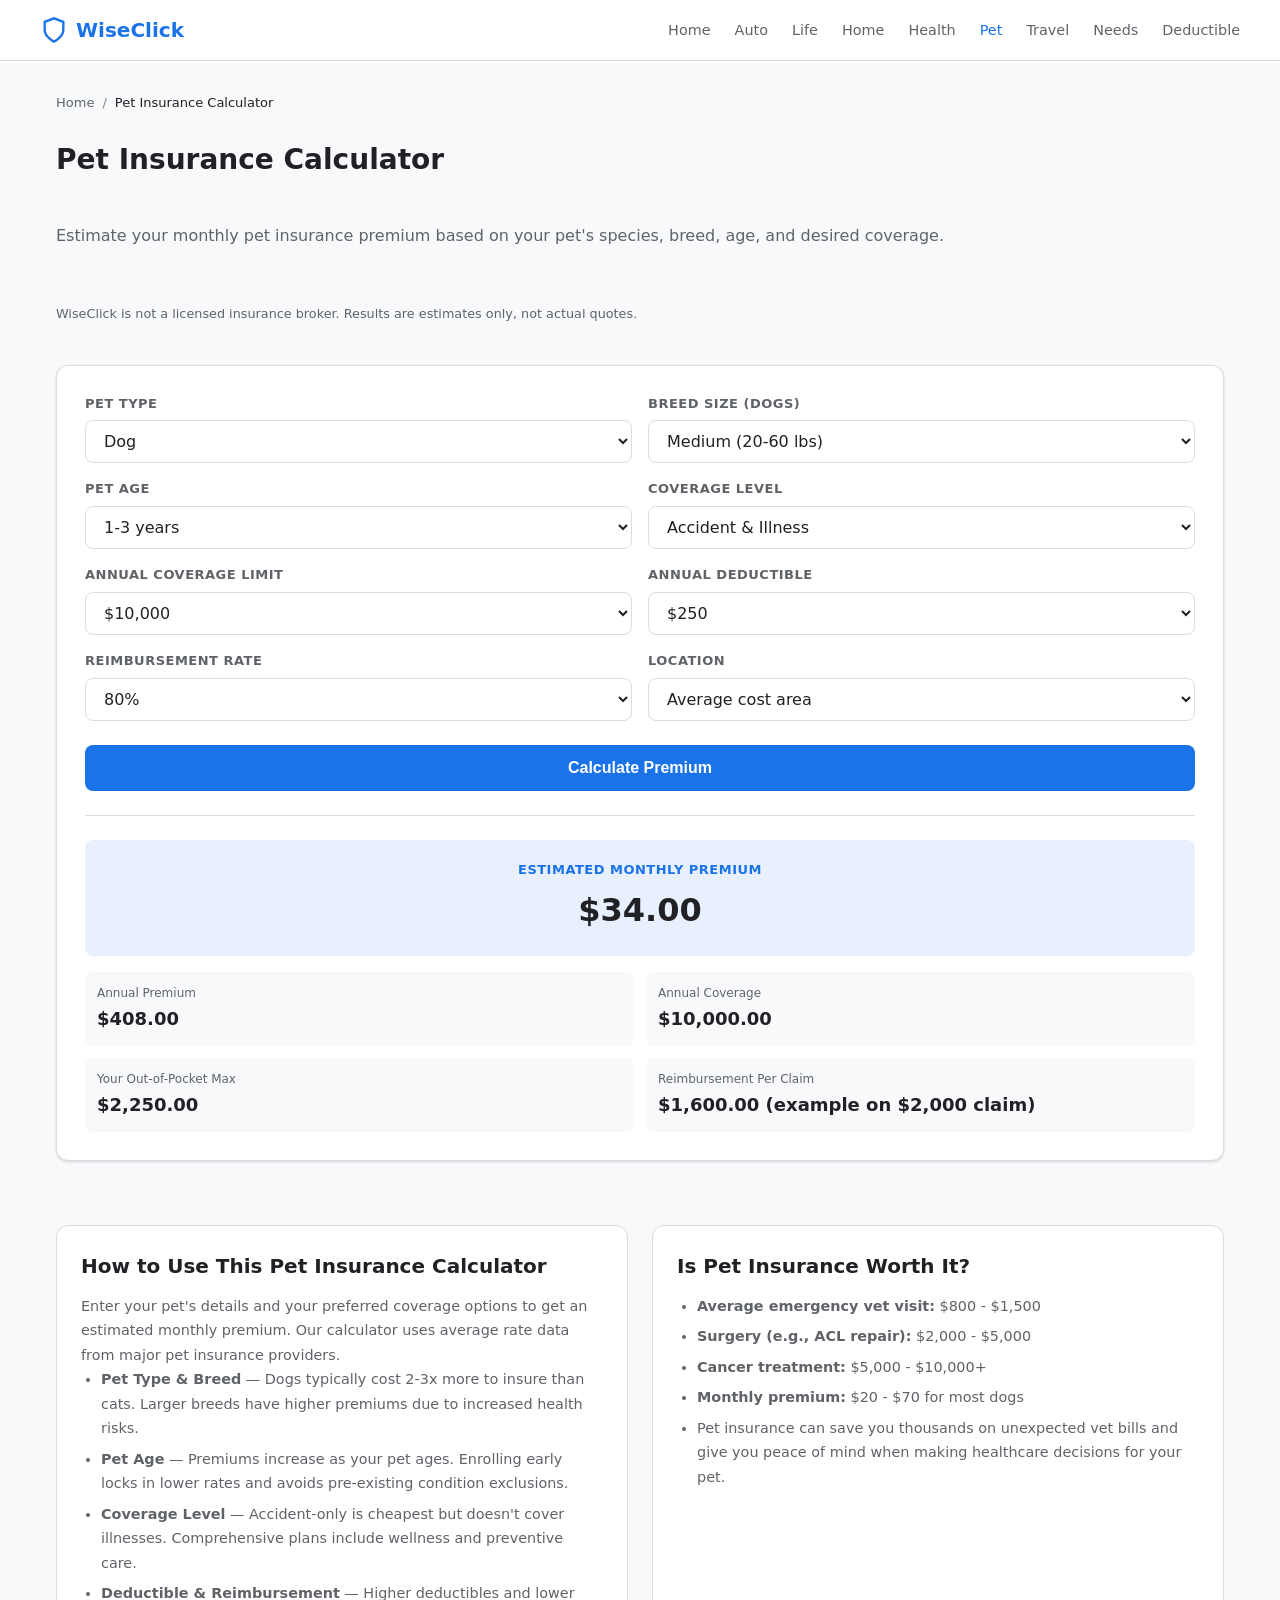
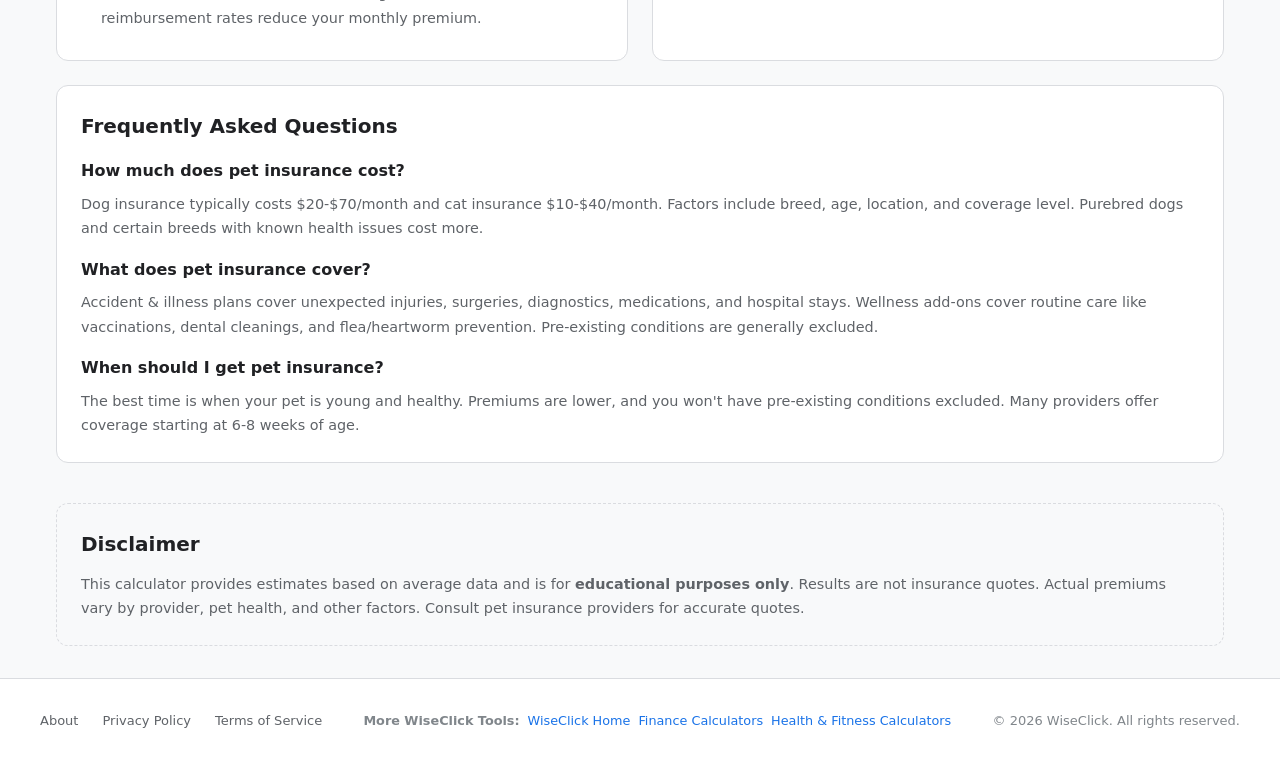
<file: pet-insurance-calculator/index.html>
<!DOCTYPE html>
<html lang="en">
<head>
  <meta charset="UTF-8">
  <link rel="icon" type="image/svg+xml" href="../favicon/favicon.svg">
  <meta name="viewport" content="width=device-width, initial-scale=1.0">
  <title>Pet Insurance Calculator - Estimate Your Pet Insurance Cost</title>
  <meta name="description" content="Free pet insurance calculator. Estimate your dog or cat insurance premium based on breed, age, coverage level, and location.">
  <meta name="keywords" content="pet insurance calculator, dog insurance cost, cat insurance estimator, pet insurance premium, veterinary insurance calculator">
  <link rel="canonical" href="https://insure.wiseclick.site/pet-insurance-calculator/">
  <meta property="og:title" content="Pet Insurance Calculator - Estimate Your Pet Insurance Cost">
  <meta property="og:description" content="Estimate your pet insurance premium based on breed, age, and coverage level. Free, no sign-up required.">
  <meta property="og:type" content="website">
  <link rel="stylesheet" href="../css/style.css">
  <script type="application/ld+json">
  {
    "@context": "https://schema.org",
    "@type": "WebApplication",
    "name": "Pet Insurance Calculator",
    "description": "Free pet insurance premium estimator",
    "applicationCategory": "FinanceApplication",
    "operatingSystem": "Any",
    "offers": { "@type": "Offer", "price": "0", "priceCurrency": "USD" }
  }
  </script>
  <script type="application/ld+json">
  {
    "@context": "https://schema.org",
    "@type": "FAQPage",
    "mainEntity": [
      { "@type": "Question", "name": "How much does pet insurance cost?", "acceptedAnswer": { "@type": "Answer", "text": "Pet insurance typically costs $20-$70 per month for dogs and $10-$40 per month for cats, depending on breed, age, coverage level, and location." } },
      { "@type": "Question", "name": "Is pet insurance worth it?", "acceptedAnswer": { "@type": "Answer", "text": "Pet insurance can save you thousands on unexpected veterinary bills. It's most valuable for young pets, accident-prone breeds, or if you couldn't afford a $2,000+ emergency vet bill." } },
      { "@type": "Question", "name": "What does pet insurance cover?", "acceptedAnswer": { "@type": "Answer", "text": "Most plans cover accidents and illnesses. Some include wellness visits, vaccinations, and preventive care. Pre-existing conditions are generally not covered." } }
    ]
  }
  </script>
  <script type="application/ld+json">
  {
    "@context": "https://schema.org",
    "@type": "BreadcrumbList",
    "itemListElement": [
      { "@type": "ListItem", "position": 1, "name": "Home", "item": "https://insure.wiseclick.site/" },
      { "@type": "ListItem", "position": 2, "name": "Pet Insurance Calculator", "item": "https://insure.wiseclick.site/pet-insurance-calculator/" }
    ]
  }
  </script>
</head>
<body>
  <header class="site-header">
    <div class="header-inner">
      <a href="/" class="site-logo">
        <svg viewBox="0 0 24 24" fill="none" stroke="currentColor" stroke-width="2"><path d="M12 22s8-4 8-10V5l-8-3-8 3v7c0 6 8 10 8 10z"/></svg>
        WiseClick
      </a>
      <button class="nav-toggle" onclick="document.querySelector('.nav-links').classList.toggle('open')" aria-label="Menu">
        <svg viewBox="0 0 24 24" fill="none" stroke="currentColor" stroke-width="2"><line x1="3" y1="6" x2="21" y2="6"/><line x1="3" y1="12" x2="21" y2="12"/><line x1="3" y1="18" x2="21" y2="18"/></svg>
      </button>
      <ul class="nav-links">
        <li><a href="/">Home</a></li>
        <li><a href="/auto-insurance-calculator/">Auto</a></li>
        <li><a href="/life-insurance-calculator/">Life</a></li>
        <li><a href="/home-insurance-calculator/">Home</a></li>
        <li><a href="/health-insurance-calculator/">Health</a></li>
        <li><a href="/pet-insurance-calculator/" class="active">Pet</a></li>
        <li><a href="/travel-insurance-calculator/">Travel</a></li>
        <li><a href="/insurance-needs-calculator/">Needs</a></li>
        <li><a href="/deductible-vs-premium-calculator/">Deductible</a></li>
      </ul>
    </div>
  </header>

  <main>
    <nav class="breadcrumb"><a href="/">Home</a> / <span>Pet Insurance Calculator</span></nav>
    <div class="calc-page">
      <h1>Pet Insurance Calculator</h1>
      <p class="subtitle">Estimate your monthly pet insurance premium based on your pet's species, breed, age, and desired coverage.</p>
      <p style="font-size:0.8rem;color:var(--text-secondary);margin-bottom:0.5rem">WiseClick is not a licensed insurance broker. Results are estimates only, not actual quotes.</p>
      <div class="calc-tool">
        <form class="calc-form" onsubmit="return false;">
          <div class="form-group">
            <label for="pet-type">Pet Type</label>
            <select id="pet-type">
              <option value="dog" selected>Dog</option>
              <option value="cat">Cat</option>
            </select>
          </div>
          <div class="form-group">
            <label for="breed-size">Breed Size (Dogs)</label>
            <select id="breed-size">
              <option value="small">Small (under 20 lbs)</option>
              <option value="medium" selected>Medium (20-60 lbs)</option>
              <option value="large">Large (60-100 lbs)</option>
              <option value="giant">Giant (100+ lbs)</option>
            </select>
          </div>
          <div class="form-group">
            <label for="pet-age">Pet Age</label>
            <select id="pet-age">
              <option value="puppy">Under 1 year</option>
              <option value="young" selected>1-3 years</option>
              <option value="adult">4-6 years</option>
              <option value="senior">7-10 years</option>
              <option value="old">10+ years</option>
            </select>
          </div>
          <div class="form-group">
            <label for="coverage">Coverage Level</label>
            <select id="coverage">
              <option value="accident">Accident Only</option>
              <option value="basic" selected>Accident & Illness</option>
              <option value="comprehensive">Comprehensive (w/ Wellness)</option>
            </select>
          </div>
          <div class="form-group">
            <label for="annual-limit">Annual Coverage Limit</label>
            <select id="annual-limit">
              <option value="5000">$5,000</option>
              <option value="10000" selected>$10,000</option>
              <option value="15000">$15,000</option>
              <option value="unlimited">Unlimited</option>
            </select>
          </div>
          <div class="form-group">
            <label for="deductible">Annual Deductible</label>
            <select id="deductible">
              <option value="100">$100</option>
              <option value="250" selected>$250</option>
              <option value="500">$500</option>
              <option value="1000">$1,000</option>
            </select>
          </div>
          <div class="form-group">
            <label for="reimburse">Reimbursement Rate</label>
            <select id="reimburse">
              <option value="70">70%</option>
              <option value="80" selected>80%</option>
              <option value="90">90%</option>
              <option value="100">100%</option>
            </select>
          </div>
          <div class="form-group">
            <label for="location">Location</label>
            <select id="location">
              <option value="low">Rural / Low cost area</option>
              <option value="avg" selected>Average cost area</option>
              <option value="high">Major metro / High cost area</option>
            </select>
          </div>
          <button type="button" class="btn-calculate" onclick="calculate()">Calculate Premium</button>
        </form>
        <div class="calc-results" id="results">
          <div class="result-highlight">
            <div class="label">Estimated Monthly Premium</div>
            <div class="value" id="monthly">$0</div>
          </div>
          <div class="result-details">
            <div class="result-item"><div class="label">Annual Premium</div><div class="value" id="annual">$0</div></div>
            <div class="result-item"><div class="label">Annual Coverage</div><div class="value" id="coverage-val">$0</div></div>
            <div class="result-item"><div class="label">Your Out-of-Pocket Max</div><div class="value" id="oop-max">$0</div></div>
            <div class="result-item"><div class="label">Reimbursement Per Claim</div><div class="value" id="reimburse-example">$0</div></div>
          </div>
        </div>
        <div class="cta-section" id="cta-section">
          <div class="cta-card">
            <div class="cta-icon">🐾</div>
            <h3>Compare Pet Insurance Plans</h3>
            <p>Get estimates from top pet insurance providers. Compare coverage, deductibles, and prices.</p>
            <p class="affiliate-disclosure">We earn a referral fee if you request a quote. This does not affect our calculator results.</p>
            <a href="#AFFILIATE_LINK_PLACEHOLDER" class="cta-button" target="_blank" rel="noopener sponsored">Connect with Providers</a>
          </div>
        </div>
      </div>
      <div class="seo-content">
        <div class="seo-block">
          <h2>How to Use This Pet Insurance Calculator</h2>
          <p>Enter your pet's details and your preferred coverage options to get an estimated monthly premium. Our calculator uses average rate data from major pet insurance providers.</p>
          <ul>
            <li><strong>Pet Type & Breed</strong> — Dogs typically cost 2-3x more to insure than cats. Larger breeds have higher premiums due to increased health risks.</li>
            <li><strong>Pet Age</strong> — Premiums increase as your pet ages. Enrolling early locks in lower rates and avoids pre-existing condition exclusions.</li>
            <li><strong>Coverage Level</strong> — Accident-only is cheapest but doesn't cover illnesses. Comprehensive plans include wellness and preventive care.</li>
            <li><strong>Deductible & Reimbursement</strong> — Higher deductibles and lower reimbursement rates reduce your monthly premium.</li>
          </ul>
        </div>
        <div class="seo-block">
          <h2>Is Pet Insurance Worth It?</h2>
          <ul>
            <li><strong>Average emergency vet visit:</strong> $800 - $1,500</li>
            <li><strong>Surgery (e.g., ACL repair):</strong> $2,000 - $5,000</li>
            <li><strong>Cancer treatment:</strong> $5,000 - $10,000+</li>
            <li><strong>Monthly premium:</strong> $20 - $70 for most dogs</li>
            <li>Pet insurance can save you thousands on unexpected vet bills and give you peace of mind when making healthcare decisions for your pet.</li>
          </ul>
        </div>
        <div class="seo-block full-width">
          <h2>Frequently Asked Questions</h2>
          <h3>How much does pet insurance cost?</h3>
          <p>Dog insurance typically costs $20-$70/month and cat insurance $10-$40/month. Factors include breed, age, location, and coverage level. Purebred dogs and certain breeds with known health issues cost more.</p>
          <h3>What does pet insurance cover?</h3>
          <p>Accident & illness plans cover unexpected injuries, surgeries, diagnostics, medications, and hospital stays. Wellness add-ons cover routine care like vaccinations, dental cleanings, and flea/heartworm prevention. Pre-existing conditions are generally excluded.</p>
          <h3>When should I get pet insurance?</h3>
          <p>The best time is when your pet is young and healthy. Premiums are lower, and you won't have pre-existing conditions excluded. Many providers offer coverage starting at 6-8 weeks of age.</p>
        </div>
        <div class="seo-block full-width" style="background:var(--bg-secondary);border-style:dashed;margin-top:1rem">
          <h2>Disclaimer</h2>
          <p>This calculator provides estimates based on average data and is for <strong>educational purposes only</strong>. Results are not insurance quotes. Actual premiums vary by provider, pet health, and other factors. Consult pet insurance providers for accurate quotes.</p>
        </div>
      </div>
    </div>
  </main>
  <footer class="site-footer">
    <div class="footer-inner">
      <ul class="footer-links">
        <li><a href="/about/">About</a></li>
        <li><a href="/privacy/">Privacy Policy</a></li>
        <li><a href="/terms/">Terms of Service</a></li>
      </ul>
      <div class="cross-site-links"><span>More WiseClick Tools:</span><a href="https://wiseclick.site/" target="_blank" rel="noopener">WiseClick Home</a><a href="https://calc.wiseclick.site/" target="_blank" rel="noopener">Finance Calculators</a><a href="https://fit.wiseclick.site/" target="_blank" rel="noopener">Health & Fitness Calculators</a></div>
      <p class="footer-copy">&copy; 2026 WiseClick. All rights reserved.</p>
    </div>
  </footer>
<script>
const fmt = v => '$' + v.toLocaleString('en-US', {minimumFractionDigits: 2, maximumFractionDigits: 2});
function calculate() {
  const type = document.getElementById('pet-type').value;
  const size = document.getElementById('breed-size').value;
  const age = document.getElementById('pet-age').value;
  const cov = document.getElementById('coverage').value;
  const limit = document.getElementById('annual-limit').value;
  const ded = document.getElementById('deductible').value;
  const reim = document.getElementById('reimburse').value;
  const loc = document.getElementById('location').value;

  // Base monthly premium
  let base = type === 'dog' ? 40 : 18;

  // Size factor (dogs only)
  const sf = type === 'cat' ? 1.0 : { small: 0.8, medium: 1.0, large: 1.3, giant: 1.5 }[size];

  // Age factor
  const af = { puppy: 0.7, young: 0.85, adult: 1.0, senior: 1.4, old: 1.8 }[age];

  // Coverage factor
  const cf = { accident: 0.55, basic: 1.0, comprehensive: 1.45 }[cov];

  // Limit factor
  const lf = { 5000: 0.75, 10000: 1.0, 15000: 1.2, unlimited: 1.5 }[limit];

  // Deductible factor
  const df = { 100: 1.3, 250: 1.0, 500: 0.8, 1000: 0.65 }[ded];

  // Reimbursement factor
  const rf = reim / 80;

  // Location factor
  const locf = { low: 0.8, avg: 1.0, high: 1.3 }[loc];

  const monthly = base * sf * af * cf * lf * df * rf * locf;
  const annual = monthly * 12;
  const limitVal = limit === 'unlimited' ? 30000 : parseInt(limit) * 1;
  const dedVal = parseInt(ded);
  const reimPct = parseInt(reim) / 100;
  const claimExample = 2000 * reimPct;

  document.getElementById('monthly').textContent = fmt(monthly);
  document.getElementById('annual').textContent = fmt(annual);
  document.getElementById('coverage-val').textContent = limit === 'unlimited' ? 'Unlimited' : fmt(limitVal);
  document.getElementById('oop-max').textContent = limit === 'unlimited' ? 'Uncapped (deductible only: ' + fmt(dedVal) + ')' : fmt(dedVal + (limitVal * (1 - reimPct)));
  document.getElementById('reimburse-example').textContent = fmt(claimExample) + ' (example on $2,000 claim)';
  document.getElementById('results').classList.add('visible');
}
calculate();
</script>
</body>
</html>
</file>
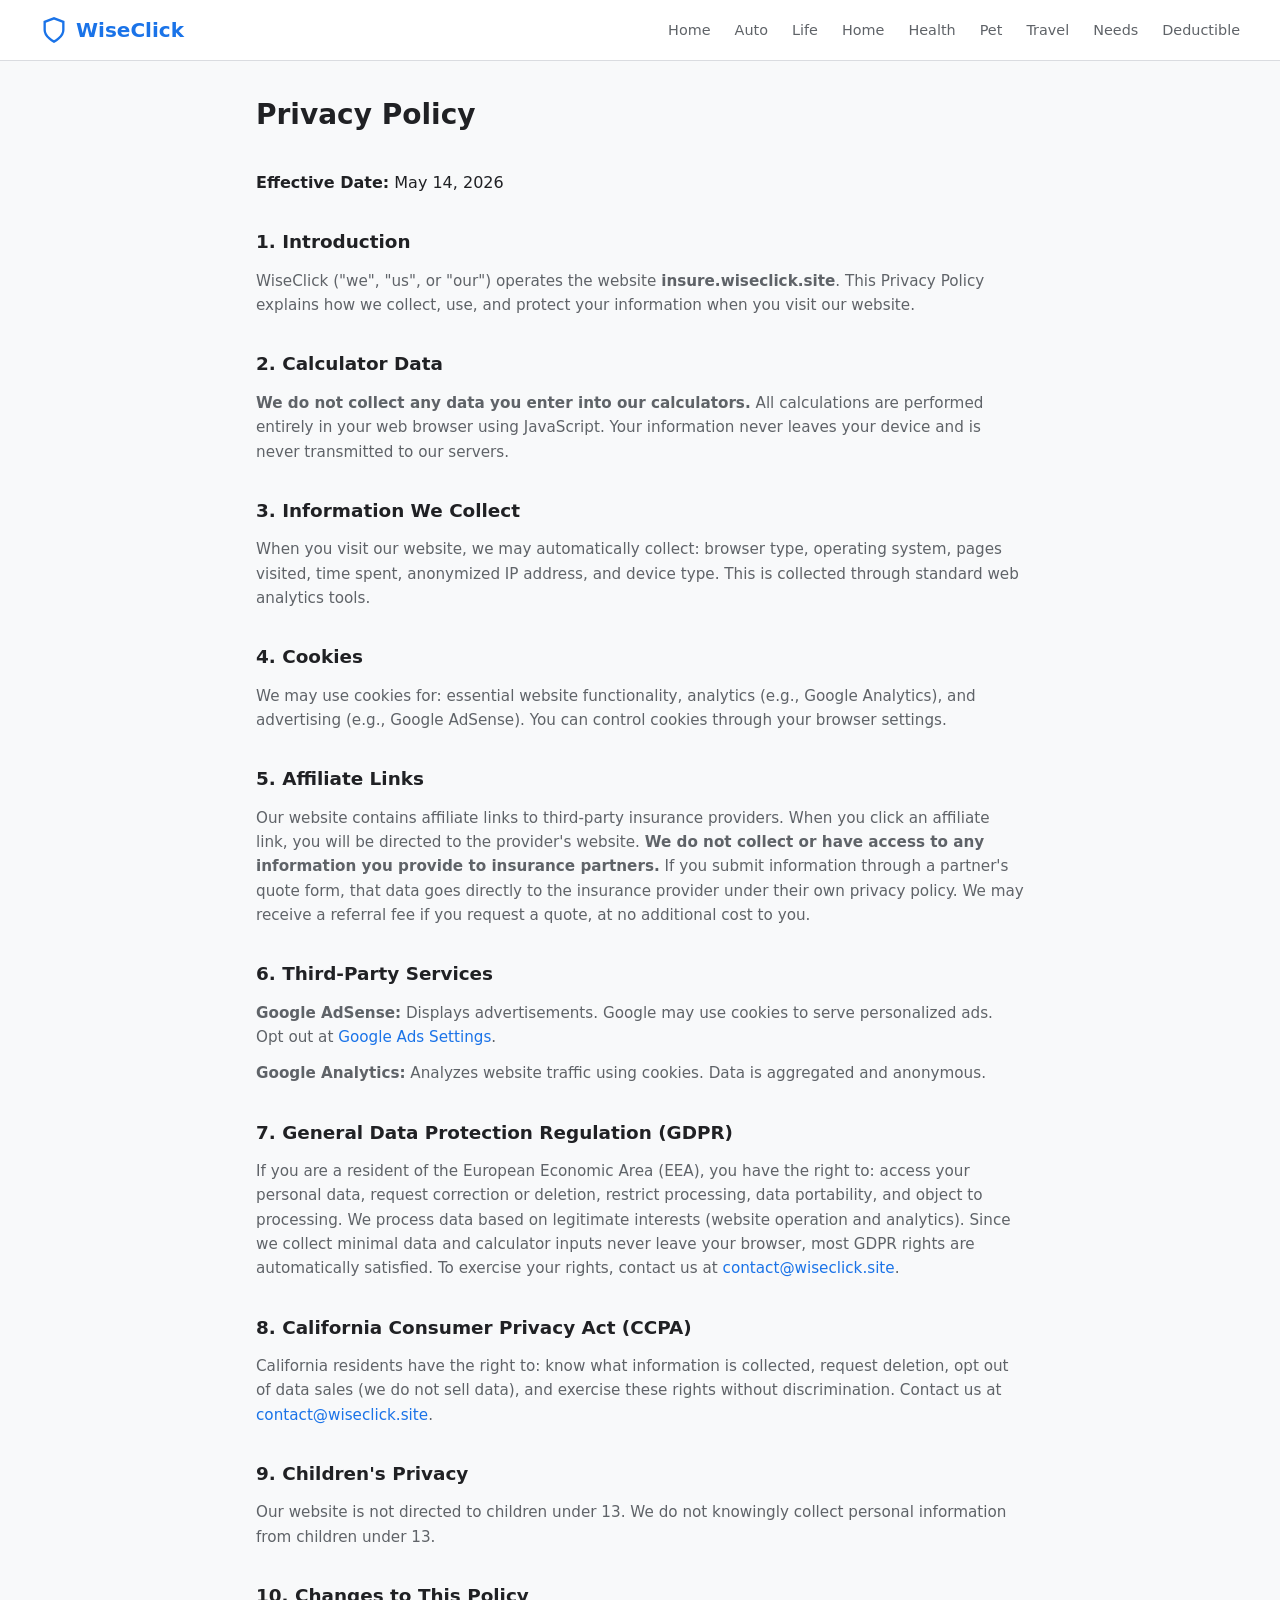
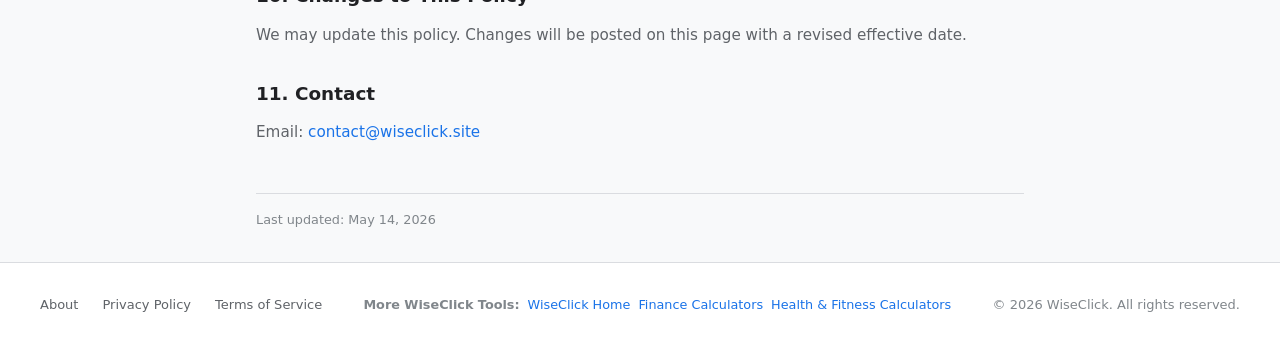
<file: privacy/index.html>
<!DOCTYPE html>
<html lang="en">
<head>
  <meta charset="UTF-8">
  <link rel="icon" type="image/svg+xml" href="../favicon/favicon.svg">
  <meta name="viewport" content="width=device-width, initial-scale=1.0">
  <title>Privacy Policy | WiseClick</title>
  <meta name="description" content="WiseClick Privacy Policy. Learn how we handle your data and protect your privacy.">
  <link rel="canonical" href="https://insure.wiseclick.site/privacy/">
  <link rel="stylesheet" href="../css/style.css">
  <script type="application/ld+json">
  {
    "@context": "https://schema.org",
    "@type": "BreadcrumbList",
    "itemListElement": [
      { "@type": "ListItem", "position": 1, "name": "Home", "item": "https://insure.wiseclick.site/" },
      { "@type": "ListItem", "position": 2, "name": "More WiseClick Tools:", "item": "https://insure.wiseclick.site/privacy/" }
    ]
  }
  </script>
</head>
<body>
  <header class="site-header">
    <div class="header-inner">
      <a href="/" class="site-logo">
        <svg viewBox="0 0 24 24" fill="none" stroke="currentColor" stroke-width="2"><path d="M12 22s8-4 8-10V5l-8-3-8 3v7c0 6 8 10 8 10z"/></svg>
        WiseClick
      </a>
      <button class="nav-toggle" onclick="document.querySelector('.nav-links').classList.toggle('open')" aria-label="Menu">
        <svg viewBox="0 0 24 24" fill="none" stroke="currentColor" stroke-width="2"><line x1="3" y1="6" x2="21" y2="6"/><line x1="3" y1="12" x2="21" y2="12"/><line x1="3" y1="18" x2="21" y2="18"/></svg>
      </button>
      <ul class="nav-links">
        <li><a href="/">Home</a></li>
        <li><a href="/auto-insurance-calculator/">Auto</a></li>
        <li><a href="/life-insurance-calculator/">Life</a></li>
        <li><a href="/home-insurance-calculator/">Home</a></li>
        <li><a href="/health-insurance-calculator/">Health</a></li>
        <li><a href="/pet-insurance-calculator/">Pet</a></li>
        <li><a href="/travel-insurance-calculator/">Travel</a></li>
        <li><a href="/insurance-needs-calculator/">Needs</a></li>
        <li><a href="/deductible-vs-premium-calculator/">Deductible</a></li>
      </ul>
    </div>
  </header>
  <main style="max-width:800px">
    <h1 style="font-size:1.75rem;margin-bottom:2rem">Privacy Policy</h1>
    <p><strong>Effective Date:</strong> May 14, 2026</p>
    <h2 style="font-size:1.15rem;margin:2rem 0 0.75rem">1. Introduction</h2>
    <p style="font-size:0.95rem;color:#5f6368;margin-bottom:0.75rem">WiseClick ("we", "us", or "our") operates the website <strong>insure.wiseclick.site</strong>. This Privacy Policy explains how we collect, use, and protect your information when you visit our website.</p>
    <h2 style="font-size:1.15rem;margin:2rem 0 0.75rem">2. Calculator Data</h2>
    <p style="font-size:0.95rem;color:#5f6368;margin-bottom:0.75rem"><strong>We do not collect any data you enter into our calculators.</strong> All calculations are performed entirely in your web browser using JavaScript. Your information never leaves your device and is never transmitted to our servers.</p>
    <h2 style="font-size:1.15rem;margin:2rem 0 0.75rem">3. Information We Collect</h2>
    <p style="font-size:0.95rem;color:#5f6368;margin-bottom:0.75rem">When you visit our website, we may automatically collect: browser type, operating system, pages visited, time spent, anonymized IP address, and device type. This is collected through standard web analytics tools.</p>
    <h2 style="font-size:1.15rem;margin:2rem 0 0.75rem">4. Cookies</h2>
    <p style="font-size:0.95rem;color:#5f6368;margin-bottom:0.75rem">We may use cookies for: essential website functionality, analytics (e.g., Google Analytics), and advertising (e.g., Google AdSense). You can control cookies through your browser settings.</p>
    <h2 style="font-size:1.15rem;margin:2rem 0 0.75rem">5. Affiliate Links</h2>
    <p style="font-size:0.95rem;color:#5f6368;margin-bottom:0.75rem">Our website contains affiliate links to third-party insurance providers. When you click an affiliate link, you will be directed to the provider's website. <strong>We do not collect or have access to any information you provide to insurance partners.</strong> If you submit information through a partner's quote form, that data goes directly to the insurance provider under their own privacy policy. We may receive a referral fee if you request a quote, at no additional cost to you.</p>
    <h2 style="font-size:1.15rem;margin:2rem 0 0.75rem">6. Third-Party Services</h2>
    <p style="font-size:0.95rem;color:#5f6368;margin-bottom:0.75rem"><strong>Google AdSense:</strong> Displays advertisements. Google may use cookies to serve personalized ads. Opt out at <a href="https://www.google.com/settings/ads">Google Ads Settings</a>.</p>
    <p style="font-size:0.95rem;color:#5f6368;margin-bottom:0.75rem"><strong>Google Analytics:</strong> Analyzes website traffic using cookies. Data is aggregated and anonymous.</p>
    <h2 style="font-size:1.15rem;margin:2rem 0 0.75rem">7. General Data Protection Regulation (GDPR)</h2>
    <p style="font-size:0.95rem;color:#5f6368;margin-bottom:0.75rem">If you are a resident of the European Economic Area (EEA), you have the right to: access your personal data, request correction or deletion, restrict processing, data portability, and object to processing. We process data based on legitimate interests (website operation and analytics). Since we collect minimal data and calculator inputs never leave your browser, most GDPR rights are automatically satisfied. To exercise your rights, contact us at <a href="mailto:contact@wiseclick.site">contact@wiseclick.site</a>.</p>
    <h2 style="font-size:1.15rem;margin:2rem 0 0.75rem">8. California Consumer Privacy Act (CCPA)</h2>
    <p style="font-size:0.95rem;color:#5f6368;margin-bottom:0.75rem">California residents have the right to: know what information is collected, request deletion, opt out of data sales (we do not sell data), and exercise these rights without discrimination. Contact us at <a href="mailto:contact@wiseclick.site">contact@wiseclick.site</a>.</p>
    <h2 style="font-size:1.15rem;margin:2rem 0 0.75rem">9. Children's Privacy</h2>
    <p style="font-size:0.95rem;color:#5f6368;margin-bottom:0.75rem">Our website is not directed to children under 13. We do not knowingly collect personal information from children under 13.</p>
    <h2 style="font-size:1.15rem;margin:2rem 0 0.75rem">10. Changes to This Policy</h2>
    <p style="font-size:0.95rem;color:#5f6368;margin-bottom:0.75rem">We may update this policy. Changes will be posted on this page with a revised effective date.</p>
    <h2 style="font-size:1.15rem;margin:2rem 0 0.75rem">11. Contact</h2>
    <p style="font-size:0.95rem;color:#5f6368;margin-bottom:0.75rem">Email: <a href="mailto:contact@wiseclick.site">contact@wiseclick.site</a></p>
    <p style="font-size:0.8rem;color:#80868b;margin-top:3rem;padding-top:1rem;border-top:1px solid #dadce0">Last updated: May 14, 2026</p>
  </main>
  <footer class="site-footer">
    <div class="footer-inner">
      <ul class="footer-links">
        <li><a href="/about/">About</a></li>
        <li><a href="/privacy/">Privacy Policy</a></li>
        <li><a href="/terms/">Terms of Service</a></li>
      </ul>
      <div class="cross-site-links"><span>More WiseClick Tools:</span><a href="https://wiseclick.site/" target="_blank" rel="noopener">WiseClick Home</a><a href="https://calc.wiseclick.site/" target="_blank" rel="noopener">Finance Calculators</a><a href="https://fit.wiseclick.site/" target="_blank" rel="noopener">Health & Fitness Calculators</a></div>
      <p class="footer-copy">&copy; 2026 WiseClick. All rights reserved.</p>
    </div>
  </footer>
</body>
</html>
</file>
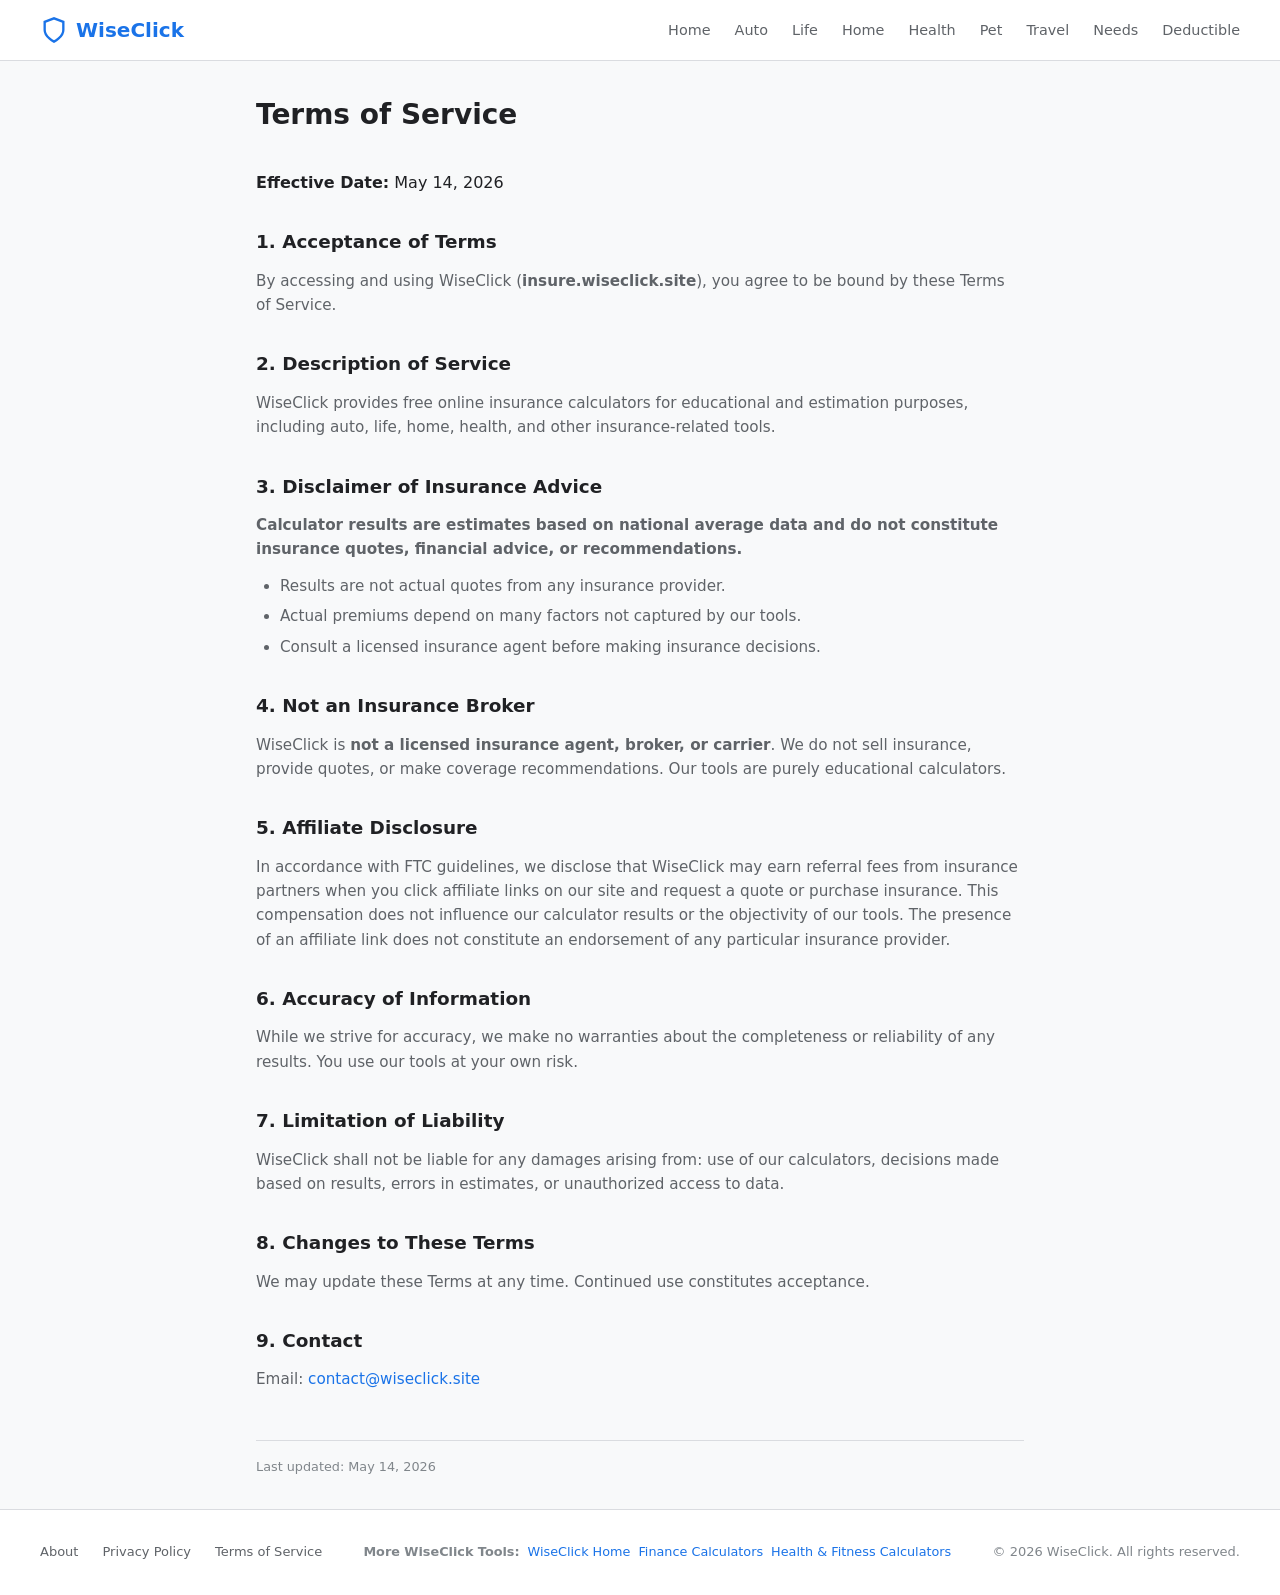
<file: terms/index.html>
<!DOCTYPE html>
<html lang="en">
<head>
  <meta charset="UTF-8">
  <link rel="icon" type="image/svg+xml" href="../favicon/favicon.svg">
  <meta name="viewport" content="width=device-width, initial-scale=1.0">
  <title>Terms of Service | WiseClick</title>
  <meta name="description" content="WiseClick Terms of Service. Read our terms and conditions for using our free insurance calculators.">
  <link rel="canonical" href="https://insure.wiseclick.site/terms/">
  <link rel="stylesheet" href="../css/style.css">
  <script type="application/ld+json">
  {
    "@context": "https://schema.org",
    "@type": "BreadcrumbList",
    "itemListElement": [
      { "@type": "ListItem", "position": 1, "name": "Home", "item": "https://insure.wiseclick.site/" },
      { "@type": "ListItem", "position": 2, "name": "More WiseClick Tools:", "item": "https://insure.wiseclick.site/terms/" }
    ]
  }
  </script>
</head>
<body>
  <header class="site-header">
    <div class="header-inner">
      <a href="/" class="site-logo">
        <svg viewBox="0 0 24 24" fill="none" stroke="currentColor" stroke-width="2"><path d="M12 22s8-4 8-10V5l-8-3-8 3v7c0 6 8 10 8 10z"/></svg>
        WiseClick
      </a>
      <button class="nav-toggle" onclick="document.querySelector('.nav-links').classList.toggle('open')" aria-label="Menu">
        <svg viewBox="0 0 24 24" fill="none" stroke="currentColor" stroke-width="2"><line x1="3" y1="6" x2="21" y2="6"/><line x1="3" y1="12" x2="21" y2="12"/><line x1="3" y1="18" x2="21" y2="18"/></svg>
      </button>
      <ul class="nav-links">
        <li><a href="/">Home</a></li>
        <li><a href="/auto-insurance-calculator/">Auto</a></li>
        <li><a href="/life-insurance-calculator/">Life</a></li>
        <li><a href="/home-insurance-calculator/">Home</a></li>
        <li><a href="/health-insurance-calculator/">Health</a></li>
        <li><a href="/pet-insurance-calculator/">Pet</a></li>
        <li><a href="/travel-insurance-calculator/">Travel</a></li>
        <li><a href="/insurance-needs-calculator/">Needs</a></li>
        <li><a href="/deductible-vs-premium-calculator/">Deductible</a></li>
      </ul>
    </div>
  </header>
  <main style="max-width:800px">
    <h1 style="font-size:1.75rem;margin-bottom:2rem">Terms of Service</h1>
    <p><strong>Effective Date:</strong> May 14, 2026</p>
    <h2 style="font-size:1.15rem;margin:2rem 0 0.75rem">1. Acceptance of Terms</h2>
    <p style="font-size:0.95rem;color:#5f6368;margin-bottom:0.75rem">By accessing and using WiseClick (<strong>insure.wiseclick.site</strong>), you agree to be bound by these Terms of Service.</p>
    <h2 style="font-size:1.15rem;margin:2rem 0 0.75rem">2. Description of Service</h2>
    <p style="font-size:0.95rem;color:#5f6368;margin-bottom:0.75rem">WiseClick provides free online insurance calculators for educational and estimation purposes, including auto, life, home, health, and other insurance-related tools.</p>
    <h2 style="font-size:1.15rem;margin:2rem 0 0.75rem">3. Disclaimer of Insurance Advice</h2>
    <p style="font-size:0.95rem;color:#5f6368;margin-bottom:0.75rem"><strong>Calculator results are estimates based on national average data and do not constitute insurance quotes, financial advice, or recommendations.</strong></p>
    <ul style="font-size:0.95rem;color:#5f6368;padding-left:1.5rem;margin-bottom:0.75rem">
      <li style="margin-bottom:0.4rem">Results are not actual quotes from any insurance provider.</li>
      <li style="margin-bottom:0.4rem">Actual premiums depend on many factors not captured by our tools.</li>
      <li style="margin-bottom:0.4rem">Consult a licensed insurance agent before making insurance decisions.</li>
    </ul>
    <h2 style="font-size:1.15rem;margin:2rem 0 0.75rem">4. Not an Insurance Broker</h2>
    <p style="font-size:0.95rem;color:#5f6368;margin-bottom:0.75rem">WiseClick is <strong>not a licensed insurance agent, broker, or carrier</strong>. We do not sell insurance, provide quotes, or make coverage recommendations. Our tools are purely educational calculators.</p>
    <h2 style="font-size:1.15rem;margin:2rem 0 0.75rem">5. Affiliate Disclosure</h2>
    <p style="font-size:0.95rem;color:#5f6368;margin-bottom:0.75rem">In accordance with FTC guidelines, we disclose that WiseClick may earn referral fees from insurance partners when you click affiliate links on our site and request a quote or purchase insurance. This compensation does not influence our calculator results or the objectivity of our tools. The presence of an affiliate link does not constitute an endorsement of any particular insurance provider.</p>
    <h2 style="font-size:1.15rem;margin:2rem 0 0.75rem">6. Accuracy of Information</h2>
    <p style="font-size:0.95rem;color:#5f6368;margin-bottom:0.75rem">While we strive for accuracy, we make no warranties about the completeness or reliability of any results. You use our tools at your own risk.</p>
    <h2 style="font-size:1.15rem;margin:2rem 0 0.75rem">7. Limitation of Liability</h2>
    <p style="font-size:0.95rem;color:#5f6368;margin-bottom:0.75rem">WiseClick shall not be liable for any damages arising from: use of our calculators, decisions made based on results, errors in estimates, or unauthorized access to data.</p>
    <h2 style="font-size:1.15rem;margin:2rem 0 0.75rem">8. Changes to These Terms</h2>
    <p style="font-size:0.95rem;color:#5f6368;margin-bottom:0.75rem">We may update these Terms at any time. Continued use constitutes acceptance.</p>
    <h2 style="font-size:1.15rem;margin:2rem 0 0.75rem">9. Contact</h2>
    <p style="font-size:0.95rem;color:#5f6368;margin-bottom:0.75rem">Email: <a href="mailto:contact@wiseclick.site">contact@wiseclick.site</a></p>
    <p style="font-size:0.8rem;color:#80868b;margin-top:3rem;padding-top:1rem;border-top:1px solid #dadce0">Last updated: May 14, 2026</p>
  </main>
  <footer class="site-footer">
    <div class="footer-inner">
      <ul class="footer-links">
        <li><a href="/about/">About</a></li>
        <li><a href="/privacy/">Privacy Policy</a></li>
        <li><a href="/terms/">Terms of Service</a></li>
      </ul>
      <div class="cross-site-links"><span>More WiseClick Tools:</span><a href="https://wiseclick.site/" target="_blank" rel="noopener">WiseClick Home</a><a href="https://calc.wiseclick.site/" target="_blank" rel="noopener">Finance Calculators</a><a href="https://fit.wiseclick.site/" target="_blank" rel="noopener">Health & Fitness Calculators</a></div>
      <p class="footer-copy">&copy; 2026 WiseClick. All rights reserved.</p>
    </div>
  </footer>
</body>
</html>
</file>
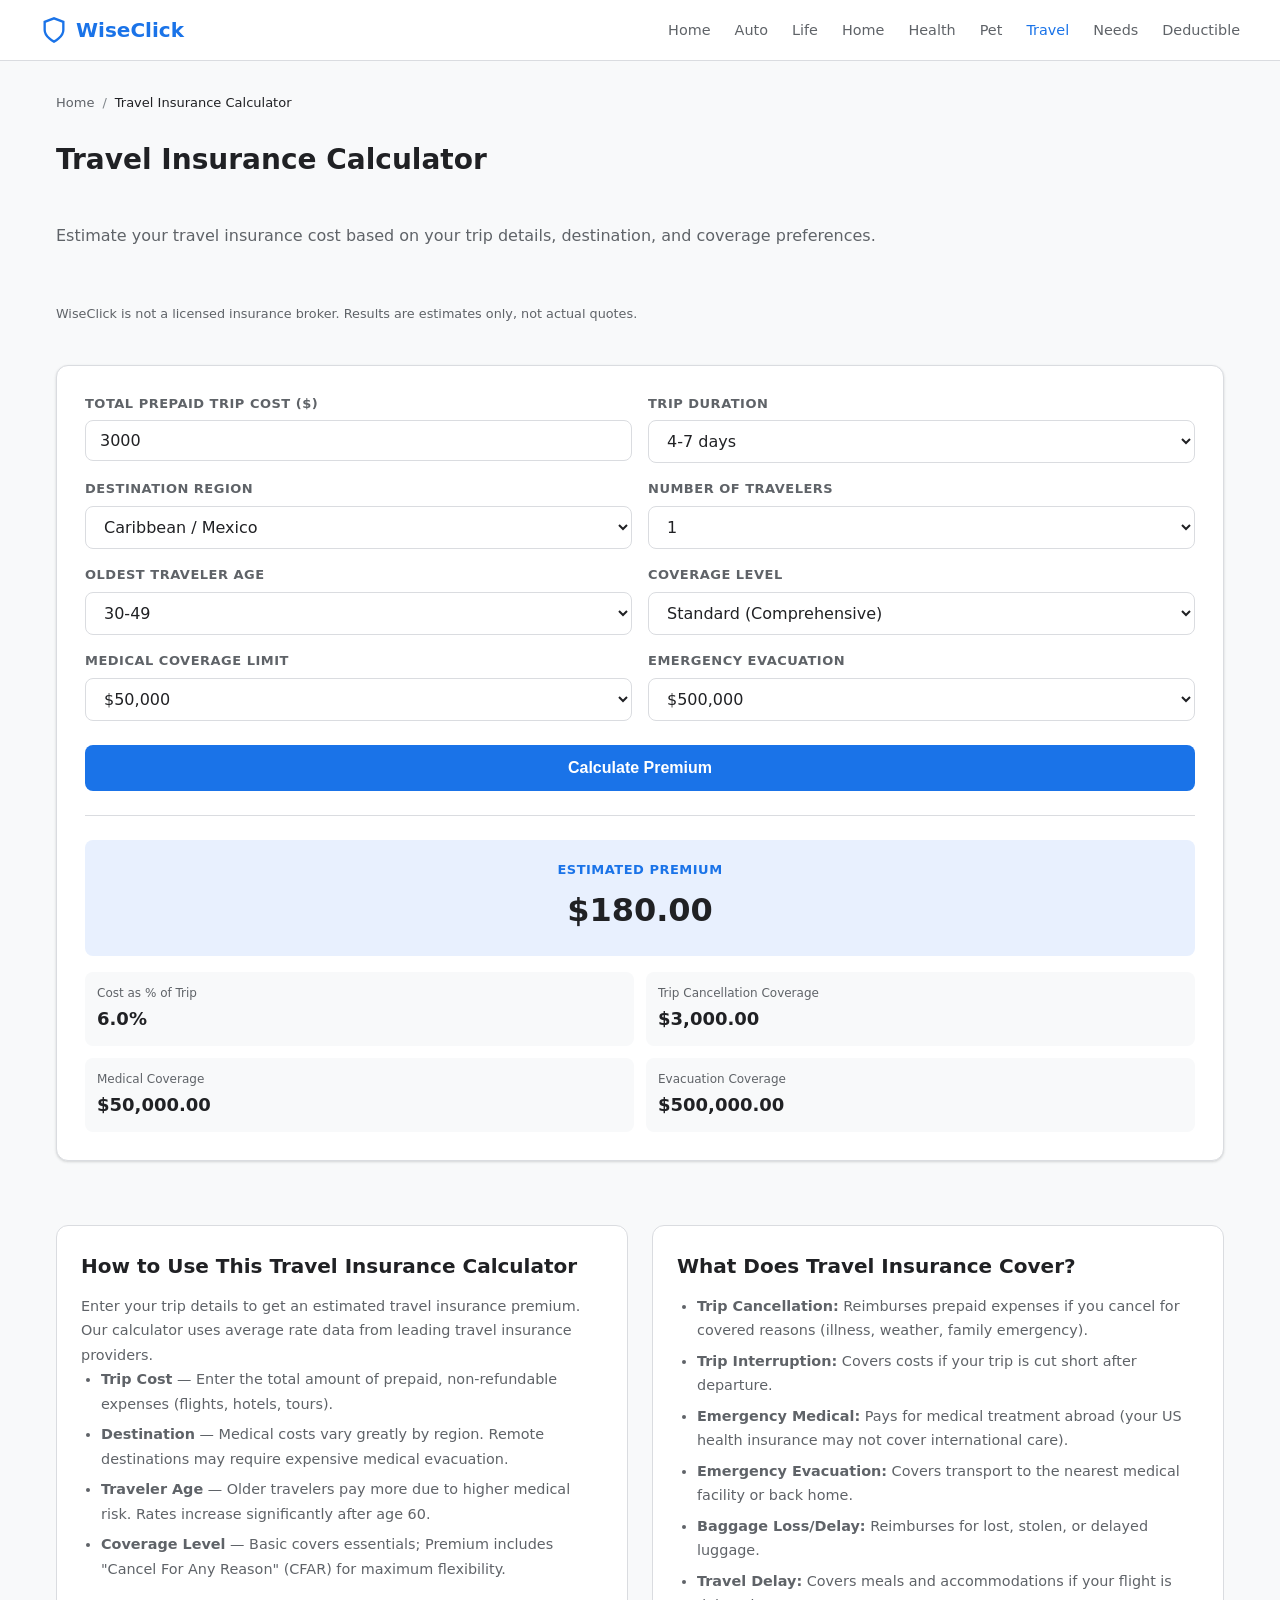
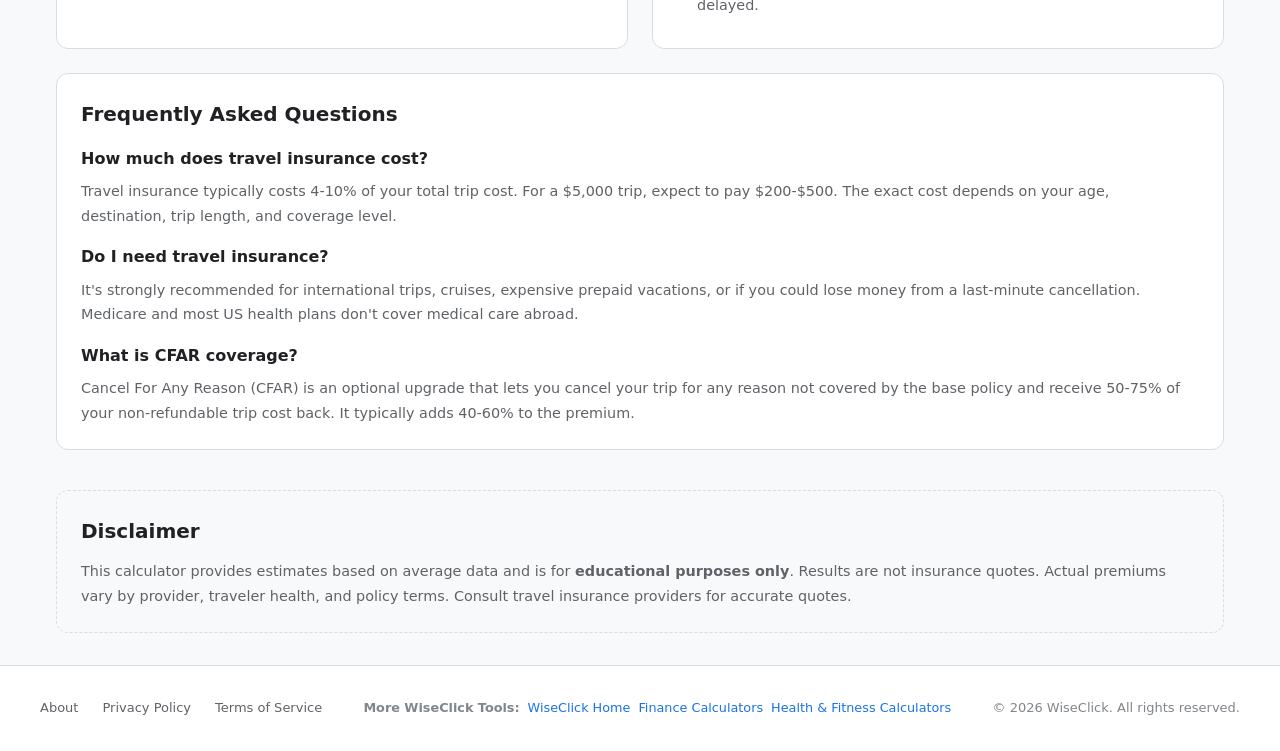
<file: travel-insurance-calculator/index.html>
<!DOCTYPE html>
<html lang="en">
<head>
  <meta charset="UTF-8">
  <link rel="icon" type="image/svg+xml" href="../favicon/favicon.svg">
  <meta name="viewport" content="width=device-width, initial-scale=1.0">
  <title>Travel Insurance Calculator - Estimate Your Travel Insurance Cost</title>
  <meta name="description" content="Free travel insurance calculator. Estimate your trip insurance cost based on destination, trip cost, duration, and coverage options.">
  <meta name="keywords" content="travel insurance calculator, trip insurance cost, flight insurance estimator, vacation insurance premium, travel medical insurance">
  <link rel="canonical" href="https://insure.wiseclick.site/travel-insurance-calculator/">
  <meta property="og:title" content="Travel Insurance Calculator - Estimate Your Trip Insurance Cost">
  <meta property="og:description" content="Estimate your travel insurance premium based on trip cost, destination, and duration. Free, no sign-up required.">
  <meta property="og:type" content="website">
  <link rel="stylesheet" href="../css/style.css">
  <script type="application/ld+json">
  {
    "@context": "https://schema.org",
    "@type": "WebApplication",
    "name": "Travel Insurance Calculator",
    "description": "Free travel insurance premium estimator",
    "applicationCategory": "FinanceApplication",
    "operatingSystem": "Any",
    "offers": { "@type": "Offer", "price": "0", "priceCurrency": "USD" }
  }
  </script>
  <script type="application/ld+json">
  {
    "@context": "https://schema.org",
    "@type": "FAQPage",
    "mainEntity": [
      { "@type": "Question", "name": "How much does travel insurance cost?", "acceptedAnswer": { "@type": "Answer", "text": "Travel insurance typically costs 4-10% of your total trip cost. A $5,000 trip usually costs $200-$500 to insure, depending on coverage level, destination, and traveler age." } },
      { "@type": "Question", "name": "What does travel insurance cover?", "acceptedAnswer": { "@type": "Answer", "text": "Standard plans cover trip cancellation, trip interruption, medical emergencies, emergency evacuation, baggage loss, and travel delays. Premium plans add cancel-for-any-reason coverage." } },
      { "@type": "Question", "name": "Do I need travel insurance?", "acceptedAnswer": { "@type": "Answer", "text": "Travel insurance is recommended for international trips, expensive prepaid vacations, cruises, or if you have health conditions. It protects your investment from unexpected cancellations and medical emergencies abroad." } }
    ]
  }
  </script>
  <script type="application/ld+json">
  {
    "@context": "https://schema.org",
    "@type": "BreadcrumbList",
    "itemListElement": [
      { "@type": "ListItem", "position": 1, "name": "Home", "item": "https://insure.wiseclick.site/" },
      { "@type": "ListItem", "position": 2, "name": "Travel Insurance Calculator", "item": "https://insure.wiseclick.site/travel-insurance-calculator/" }
    ]
  }
  </script>
</head>
<body>
  <header class="site-header">
    <div class="header-inner">
      <a href="/" class="site-logo">
        <svg viewBox="0 0 24 24" fill="none" stroke="currentColor" stroke-width="2"><path d="M12 22s8-4 8-10V5l-8-3-8 3v7c0 6 8 10 8 10z"/></svg>
        WiseClick
      </a>
      <button class="nav-toggle" onclick="document.querySelector('.nav-links').classList.toggle('open')" aria-label="Menu">
        <svg viewBox="0 0 24 24" fill="none" stroke="currentColor" stroke-width="2"><line x1="3" y1="6" x2="21" y2="6"/><line x1="3" y1="12" x2="21" y2="12"/><line x1="3" y1="18" x2="21" y2="18"/></svg>
      </button>
      <ul class="nav-links">
        <li><a href="/">Home</a></li>
        <li><a href="/auto-insurance-calculator/">Auto</a></li>
        <li><a href="/life-insurance-calculator/">Life</a></li>
        <li><a href="/home-insurance-calculator/">Home</a></li>
        <li><a href="/health-insurance-calculator/">Health</a></li>
        <li><a href="/pet-insurance-calculator/">Pet</a></li>
        <li><a href="/travel-insurance-calculator/" class="active">Travel</a></li>
        <li><a href="/insurance-needs-calculator/">Needs</a></li>
        <li><a href="/deductible-vs-premium-calculator/">Deductible</a></li>
      </ul>
    </div>
  </header>

  <main>
    <nav class="breadcrumb"><a href="/">Home</a> / <span>Travel Insurance Calculator</span></nav>
    <div class="calc-page">
      <h1>Travel Insurance Calculator</h1>
      <p class="subtitle">Estimate your travel insurance cost based on your trip details, destination, and coverage preferences.</p>
      <p style="font-size:0.8rem;color:var(--text-secondary);margin-bottom:0.5rem">WiseClick is not a licensed insurance broker. Results are estimates only, not actual quotes.</p>
      <div class="calc-tool">
        <form class="calc-form" onsubmit="return false;">
          <div class="form-group">
            <label for="trip-cost">Total Prepaid Trip Cost ($)</label>
            <input type="number" id="trip-cost" value="3000" min="100" step="100">
          </div>
          <div class="form-group">
            <label for="trip-length">Trip Duration</label>
            <select id="trip-length">
              <option value="1-3">1-3 days</option>
              <option value="4-7" selected>4-7 days</option>
              <option value="8-14">8-14 days</option>
              <option value="15-30">15-30 days</option>
              <option value="30+">30+ days</option>
            </select>
          </div>
          <div class="form-group">
            <label for="destination">Destination Region</label>
            <select id="destination">
              <option value="domestic">United States (Domestic)</option>
              <option value="caribbean" selected>Caribbean / Mexico</option>
              <option value="europe">Europe</option>
              <option value="asia">Asia</option>
              <option value="africa">Africa / Middle East</option>
              <option value="south-america">South America</option>
              <option value="cruise">Cruise</option>
            </select>
          </div>
          <div class="form-group">
            <label for="travelers">Number of Travelers</label>
            <select id="travelers">
              <option value="1" selected>1</option>
              <option value="2">2</option>
              <option value="3">3</option>
              <option value="4">4</option>
              <option value="5+">5+</option>
            </select>
          </div>
          <div class="form-group">
            <label for="oldest-age">Oldest Traveler Age</label>
            <select id="oldest-age">
              <option value="under30">Under 30</option>
              <option value="30-49" selected>30-49</option>
              <option value="50-59">50-59</option>
              <option value="60-69">60-69</option>
              <option value="70+">70+</option>
            </select>
          </div>
          <div class="form-group">
            <label for="coverage">Coverage Level</label>
            <select id="coverage">
              <option value="basic">Basic (Cancellation + Medical)</option>
              <option value="standard" selected>Standard (Comprehensive)</option>
              <option value="premium">Premium (Cancel For Any Reason)</option>
            </select>
          </div>
          <div class="form-group">
            <label for="medical">Medical Coverage Limit</label>
            <select id="medical">
              <option value="25000">$25,000</option>
              <option value="50000" selected>$50,000</option>
              <option value="100000">$100,000</option>
              <option value="250000">$250,000</option>
              <option value="500000">$500,000</option>
            </select>
          </div>
          <div class="form-group">
            <label for="evacuation">Emergency Evacuation</label>
            <select id="evacuation">
              <option value="250000">$250,000</option>
              <option value="500000" selected>$500,000</option>
              <option value="1000000">$1,000,000</option>
            </select>
          </div>
          <button type="button" class="btn-calculate" onclick="calculate()">Calculate Premium</button>
        </form>
        <div class="calc-results" id="results">
          <div class="result-highlight">
            <div class="label">Estimated Premium</div>
            <div class="value" id="premium">$0</div>
          </div>
          <div class="result-details">
            <div class="result-item"><div class="label">Cost as % of Trip</div><div class="value" id="percent">0%</div></div>
            <div class="result-item"><div class="label">Trip Cancellation Coverage</div><div class="value" id="cancel-coverage">$0</div></div>
            <div class="result-item"><div class="label">Medical Coverage</div><div class="value" id="med-coverage">$0</div></div>
            <div class="result-item"><div class="label">Evacuation Coverage</div><div class="value" id="evac-coverage">$0</div></div>
          </div>
        </div>
        <div class="cta-section" id="cta-section">
          <div class="cta-card">
            <div class="cta-icon">✈️</div>
            <h3>Compare Travel Insurance Plans</h3>
            <p>Get estimates from top travel insurance providers. Find the best coverage for your trip.</p>
            <p class="affiliate-disclosure">We earn a referral fee if you purchase a policy. This does not affect our calculator results.</p>
            <a href="#AFFILIATE_LINK_PLACEHOLDER" class="cta-button" target="_blank" rel="noopener sponsored">Connect with Providers</a>
          </div>
        </div>
      </div>
      <div class="seo-content">
        <div class="seo-block">
          <h2>How to Use This Travel Insurance Calculator</h2>
          <p>Enter your trip details to get an estimated travel insurance premium. Our calculator uses average rate data from leading travel insurance providers.</p>
          <ul>
            <li><strong>Trip Cost</strong> — Enter the total amount of prepaid, non-refundable expenses (flights, hotels, tours).</li>
            <li><strong>Destination</strong> — Medical costs vary greatly by region. Remote destinations may require expensive medical evacuation.</li>
            <li><strong>Traveler Age</strong> — Older travelers pay more due to higher medical risk. Rates increase significantly after age 60.</li>
            <li><strong>Coverage Level</strong> — Basic covers essentials; Premium includes "Cancel For Any Reason" (CFAR) for maximum flexibility.</li>
          </ul>
        </div>
        <div class="seo-block">
          <h2>What Does Travel Insurance Cover?</h2>
          <ul>
            <li><strong>Trip Cancellation:</strong> Reimburses prepaid expenses if you cancel for covered reasons (illness, weather, family emergency).</li>
            <li><strong>Trip Interruption:</strong> Covers costs if your trip is cut short after departure.</li>
            <li><strong>Emergency Medical:</strong> Pays for medical treatment abroad (your US health insurance may not cover international care).</li>
            <li><strong>Emergency Evacuation:</strong> Covers transport to the nearest medical facility or back home.</li>
            <li><strong>Baggage Loss/Delay:</strong> Reimburses for lost, stolen, or delayed luggage.</li>
            <li><strong>Travel Delay:</strong> Covers meals and accommodations if your flight is delayed.</li>
          </ul>
        </div>
        <div class="seo-block full-width">
          <h2>Frequently Asked Questions</h2>
          <h3>How much does travel insurance cost?</h3>
          <p>Travel insurance typically costs 4-10% of your total trip cost. For a $5,000 trip, expect to pay $200-$500. The exact cost depends on your age, destination, trip length, and coverage level.</p>
          <h3>Do I need travel insurance?</h3>
          <p>It's strongly recommended for international trips, cruises, expensive prepaid vacations, or if you could lose money from a last-minute cancellation. Medicare and most US health plans don't cover medical care abroad.</p>
          <h3>What is CFAR coverage?</h3>
          <p>Cancel For Any Reason (CFAR) is an optional upgrade that lets you cancel your trip for any reason not covered by the base policy and receive 50-75% of your non-refundable trip cost back. It typically adds 40-60% to the premium.</p>
        </div>
        <div class="seo-block full-width" style="background:var(--bg-secondary);border-style:dashed;margin-top:1rem">
          <h2>Disclaimer</h2>
          <p>This calculator provides estimates based on average data and is for <strong>educational purposes only</strong>. Results are not insurance quotes. Actual premiums vary by provider, traveler health, and policy terms. Consult travel insurance providers for accurate quotes.</p>
        </div>
      </div>
    </div>
  </main>
  <footer class="site-footer">
    <div class="footer-inner">
      <ul class="footer-links">
        <li><a href="/about/">About</a></li>
        <li><a href="/privacy/">Privacy Policy</a></li>
        <li><a href="/terms/">Terms of Service</a></li>
      </ul>
      <div class="cross-site-links"><span>More WiseClick Tools:</span><a href="https://wiseclick.site/" target="_blank" rel="noopener">WiseClick Home</a><a href="https://calc.wiseclick.site/" target="_blank" rel="noopener">Finance Calculators</a><a href="https://fit.wiseclick.site/" target="_blank" rel="noopener">Health & Fitness Calculators</a></div>
      <p class="footer-copy">&copy; 2026 WiseClick. All rights reserved.</p>
    </div>
  </footer>
<script>
const fmt = v => '$' + v.toLocaleString('en-US', {minimumFractionDigits: 2, maximumFractionDigits: 2});
function calculate() {
  const tripCost = Math.max(100, parseFloat(document.getElementById('trip-cost').value) || 3000);
  const length = document.getElementById('trip-length').value;
  const dest = document.getElementById('destination').value;
  const travelers = document.getElementById('travelers').value;
  const age = document.getElementById('oldest-age').value;
  const cov = document.getElementById('coverage').value;
  const med = document.getElementById('medical').value;
  const evac = document.getElementById('evacuation').value;

  // Base rate: percentage of trip cost
  let basePct = 0.06; // 6% of trip cost

  // Trip length factor
  const lf = { '1-3': 0.7, '4-7': 1.0, '8-14': 1.15, '15-30': 1.4, '30+': 1.8 }[length];

  // Destination factor
  const df = { domestic: 0.7, caribbean: 1.0, europe: 1.05, asia: 1.2, africa: 1.35, 'south-america': 1.15, cruise: 1.3 }[dest];

  // Travelers factor
  const tf = travelers === '1' ? 1.0 : travelers === '2' ? 1.8 : travelers === '3' ? 2.5 : travelers === '4' ? 3.2 : 3.8;

  // Age factor
  const af = { under30: 0.8, '30-49': 1.0, '50-59': 1.3, '60-69': 1.7, '70+': 2.2 }[age];

  // Coverage factor
  const cf = { basic: 0.7, standard: 1.0, premium: 1.55 }[cov];

  // Medical limit factor
  const mf = { 25000: 0.8, 50000: 1.0, 100000: 1.15, 250000: 1.3, 500000: 1.45 }[med];

  // Evacuation factor
  const ef = { 250000: 0.9, 500000: 1.0, 1000000: 1.1 }[evac];

  const premium = tripCost * basePct * lf * df * af * cf * mf * ef * (tf / (travelers === '1' ? 1 : parseFloat(travelers) || 2));
  const totalPremium = Math.max(premium, 25); // minimum $25

  document.getElementById('premium').textContent = fmt(totalPremium);
  document.getElementById('percent').textContent = ((totalPremium / tripCost) * 100).toFixed(1) + '%';
  document.getElementById('cancel-coverage').textContent = fmt(tripCost);
  document.getElementById('med-coverage').textContent = fmt(parseInt(med));
  document.getElementById('evac-coverage').textContent = fmt(parseInt(evac));
  document.getElementById('results').classList.add('visible');
}
calculate();
</script>
</body>
</html>
</file>
<file: css/style.css>
/* ===== CSS Variables ===== */
:root {
  --primary: #1a73e8;
  --primary-dark: #1557b0;
  --primary-light: #e8f0fe;
  --success: #34a853;
  --danger: #ea4335;
  --warning: #fbbc04;
  --text: #202124;
  --text-secondary: #5f6368;
  --text-light: #80868b;
  --bg: #ffffff;
  --bg-secondary: #f8f9fa;
  --bg-card: #ffffff;
  --border: #dadce0;
  --shadow: 0 1px 3px rgba(60,64,67,0.12), 0 1px 2px rgba(60,64,67,0.08);
  --shadow-lg: 0 4px 12px rgba(60,64,67,0.15), 0 2px 6px rgba(60,64,67,0.1);
  --radius: 12px;
  --radius-sm: 8px;
  --max-width: 1200px;
  --font: 'Segoe UI', system-ui, -apple-system, sans-serif;
  --font-mono: 'SF Mono', 'Consolas', monospace;
}

/* ===== Reset ===== */
*, *::before, *::after { box-sizing: border-box; margin: 0; padding: 0; }

html {
  font-size: 16px;
  scroll-behavior: smooth;
  -webkit-text-size-adjust: 100%;
}

body {
  font-family: var(--font);
  color: var(--text);
  background: var(--bg-secondary);
  line-height: 1.6;
  min-height: 100vh;
  display: flex;
  flex-direction: column;
}

a { color: var(--primary); text-decoration: none; }
a:hover { text-decoration: underline; }
img { max-width: 100%; height: auto; }

/* ===== Header ===== */
.site-header {
  background: var(--bg);
  border-bottom: 1px solid var(--border);
  padding: 0 1rem;
  position: sticky;
  top: 0;
  z-index: 100;
}

.header-inner {
  max-width: var(--max-width);
  margin: 0 auto;
  display: flex;
  align-items: center;
  justify-content: space-between;
  height: 60px;
}

.site-logo {
  font-size: 1.25rem;
  font-weight: 700;
  color: var(--primary);
  display: flex;
  align-items: center;
  gap: 0.5rem;
}

.site-logo svg { width: 28px; height: 28px; }

.nav-links {
  display: flex;
  gap: 1.5rem;
  list-style: none;
}

.nav-links a {
  color: var(--text-secondary);
  font-size: 0.9rem;
  font-weight: 500;
  padding: 0.25rem 0;
  transition: color 0.2s;
}

.nav-links a:hover,
.nav-links a.active {
  color: var(--primary);
  text-decoration: none;
}

/* Mobile nav toggle */
.nav-toggle {
  display: none;
  background: none;
  border: none;
  cursor: pointer;
  padding: 0.5rem;
}

.nav-toggle svg { width: 24px; height: 24px; color: var(--text); }

/* ===== Main Content ===== */
main {
  flex: 1;
  max-width: var(--max-width);
  margin: 0 auto;
  padding: 2rem 1rem;
  width: 100%;
}

/* ===== Hero (Homepage) ===== */
.hero {
  text-align: center;
  padding: 3rem 0 2rem;
}

.hero h1 {
  font-size: 2.25rem;
  font-weight: 700;
  color: var(--text);
  margin-bottom: 0.75rem;
  line-height: 1.2;
}

.hero p {
  font-size: 1.1rem;
  color: var(--text-secondary);
  max-width: 600px;
  margin: 0 auto;
}

/* ===== Calculator Grid (Homepage) ===== */
.calc-grid {
  display: grid;
  grid-template-columns: repeat(auto-fill, minmax(280px, 1fr));
  gap: 1.25rem;
  margin-top: 2rem;
}

.calc-card {
  background: var(--bg-card);
  border: 1px solid var(--border);
  border-radius: var(--radius);
  padding: 1.5rem;
  transition: transform 0.2s, box-shadow 0.2s;
  display: flex;
  flex-direction: column;
  gap: 0.75rem;
}

.calc-card:hover {
  transform: translateY(-2px);
  box-shadow: var(--shadow-lg);
  text-decoration: none;
}

.calc-card-icon {
  width: 48px;
  height: 48px;
  border-radius: var(--radius-sm);
  background: var(--primary-light);
  display: flex;
  align-items: center;
  justify-content: center;
  font-size: 1.5rem;
}

.calc-card h3 {
  font-size: 1.1rem;
  font-weight: 600;
  color: var(--text);
}

.calc-card p {
  font-size: 0.875rem;
  color: var(--text-secondary);
  line-height: 1.5;
}

/* ===== Calculator Page Layout ===== */
.calc-page {
  display: grid;
  grid-template-columns: 1fr;
  gap: 2rem;
}

.calc-page h1 {
  font-size: 1.75rem;
  font-weight: 700;
  margin-bottom: 0.5rem;
}

.calc-page .subtitle {
  color: var(--text-secondary);
  font-size: 1rem;
  margin-bottom: 1.5rem;
}

/* Calculator Tool */
.calc-tool {
  background: var(--bg-card);
  border: 1px solid var(--border);
  border-radius: var(--radius);
  padding: 1.75rem;
  box-shadow: var(--shadow);
}

/* Form */
.calc-form {
  display: grid;
  grid-template-columns: 1fr 1fr;
  gap: 1rem;
}

.form-group {
  display: flex;
  flex-direction: column;
  gap: 0.375rem;
}

.form-group.full-width {
  grid-column: 1 / -1;
}

.form-group label {
  font-size: 0.8125rem;
  font-weight: 600;
  color: var(--text-secondary);
  text-transform: uppercase;
  letter-spacing: 0.5px;
}

.form-group input,
.form-group select {
  padding: 0.625rem 0.875rem;
  border: 1px solid var(--border);
  border-radius: var(--radius-sm);
  font-size: 1rem;
  font-family: var(--font);
  color: var(--text);
  background: var(--bg);
  transition: border-color 0.2s, box-shadow 0.2s;
}

.form-group input:focus,
.form-group select:focus {
  outline: none;
  border-color: var(--primary);
  box-shadow: 0 0 0 3px rgba(26,115,232,0.15);
}

.form-group input::placeholder {
  color: var(--text-light);
}

/* Calculate Button */
.btn-calculate {
  grid-column: 1 / -1;
  padding: 0.875rem 2rem;
  background: var(--primary);
  color: white;
  border: none;
  border-radius: var(--radius-sm);
  font-size: 1rem;
  font-weight: 600;
  cursor: pointer;
  transition: background 0.2s;
  margin-top: 0.5rem;
}

.btn-calculate:hover {
  background: var(--primary-dark);
}

.btn-calculate:active {
  transform: scale(0.98);
}

/* Results */
.calc-results {
  margin-top: 1.5rem;
  padding-top: 1.5rem;
  border-top: 1px solid var(--border);
  display: none;
}

.calc-results.visible {
  display: block;
}

.result-highlight {
  background: var(--primary-light);
  border-radius: var(--radius-sm);
  padding: 1.25rem;
  text-align: center;
  margin-bottom: 1rem;
}

.result-highlight .label {
  font-size: 0.8125rem;
  font-weight: 600;
  color: var(--primary);
  text-transform: uppercase;
  letter-spacing: 0.5px;
}

.result-highlight .value {
  font-size: 2rem;
  font-weight: 700;
  color: var(--text);
  margin-top: 0.25rem;
}

.result-details {
  display: grid;
  grid-template-columns: 1fr 1fr;
  gap: 0.75rem;
}

.result-item {
  padding: 0.75rem;
  background: var(--bg-secondary);
  border-radius: var(--radius-sm);
}

.result-item .label {
  font-size: 0.75rem;
  color: var(--text-secondary);
}

.result-item .value {
  font-size: 1.125rem;
  font-weight: 600;
  color: var(--text);
  margin-top: 0.125rem;
}

/* Amortization Schedule */
.amort-toggle {
  background: none;
  border: 1px solid var(--border);
  border-radius: var(--radius-sm);
  padding: 0.5rem 1rem;
  font-size: 0.875rem;
  color: var(--primary);
  cursor: pointer;
  margin-top: 1rem;
  width: 100%;
  text-align: center;
}

.amort-toggle:hover { background: var(--bg-secondary); }

.amort-table-wrapper {
  display: none;
  margin-top: 1rem;
  overflow-x: auto;
}

.amort-table-wrapper.visible { display: block; }

.amort-table {
  width: 100%;
  border-collapse: collapse;
  font-size: 0.8125rem;
}

.amort-table th {
  background: var(--bg-secondary);
  padding: 0.625rem 0.75rem;
  text-align: left;
  font-weight: 600;
  color: var(--text-secondary);
  border-bottom: 2px solid var(--border);
  white-space: nowrap;
}

.amort-table td {
  padding: 0.5rem 0.75rem;
  border-bottom: 1px solid var(--border);
}

.amort-table tr:hover td {
  background: var(--primary-light);
}

/* ===== SEO Content Section ===== */
.seo-content {
  margin-top: 2rem;
  display: grid;
  grid-template-columns: 1fr 1fr;
  gap: 1.5rem;
}

.seo-block {
  background: var(--bg-card);
  border: 1px solid var(--border);
  border-radius: var(--radius);
  padding: 1.5rem;
}

.seo-block.full-width {
  grid-column: 1 / -1;
}

.seo-block h2 {
  font-size: 1.25rem;
  font-weight: 700;
  margin-bottom: 0.75rem;
  color: var(--text);
}

.seo-block h3 {
  font-size: 1rem;
  font-weight: 600;
  margin: 1rem 0 0.5rem;
  color: var(--text);
}

.seo-block p,
.seo-block li {
  font-size: 0.9rem;
  color: var(--text-secondary);
  line-height: 1.7;
}

.seo-block ul {
  padding-left: 1.25rem;
}

.seo-block li { margin-bottom: 0.375rem; }

/* ===== Breadcrumb ===== */
.breadcrumb {
  display: flex;
  align-items: center;
  gap: 0.5rem;
  font-size: 0.8125rem;
  color: var(--text-light);
  margin-bottom: 1.5rem;
}

.breadcrumb a { color: var(--text-secondary); }
.breadcrumb span { color: var(--text); font-weight: 500; }

/* ===== Footer ===== */
.site-footer {
  background: var(--bg);
  border-top: 1px solid var(--border);
  padding: 2rem 1rem;
  margin-top: auto;
}

.footer-inner {
  max-width: var(--max-width);
  margin: 0 auto;
  display: flex;
  flex-wrap: wrap;
  justify-content: space-between;
  gap: 1rem;
}

.footer-links {
  display: flex;
  gap: 1.5rem;
  list-style: none;
  font-size: 0.8125rem;
}

.footer-links a { color: var(--text-secondary); }
.cross-site-links { font-size: 0.8rem; color: var(--text-light); display: flex; align-items: center; gap: 0.5rem; flex-wrap: wrap; }
.cross-site-links span { font-weight: 600; }
.cross-site-links a { color: var(--primary); text-decoration: none; }
.cross-site-links a:hover { text-decoration: underline; }

.footer-copy {
  font-size: 0.8125rem;
  color: var(--text-light);
}

/* ===== Responsive ===== */
@media (max-width: 768px) {
  .hero h1 { font-size: 1.75rem; }

  .nav-links { display: none; }
  .nav-toggle { display: block; }

  .nav-links.open {
    display: flex;
    flex-direction: column;
    position: absolute;
    top: 60px;
    left: 0;
    right: 0;
    background: var(--bg);
    border-bottom: 1px solid var(--border);
    padding: 1rem;
    box-shadow: var(--shadow);
  }

  .calc-form { grid-template-columns: 1fr; }
  .result-details { grid-template-columns: 1fr 1fr; }
  .seo-content { grid-template-columns: 1fr; }
}

@media (max-width: 480px) {
  .hero h1 { font-size: 1.5rem; }
  .hero p { font-size: 0.9375rem; }
  .result-details { grid-template-columns: 1fr; }
  .calc-tool { padding: 1.25rem; }
  .footer-inner { flex-direction: column; }
  .comparison-grid { grid-template-columns: 1fr; }
}

/* ===== CTA / Affiliate Section ===== */
.cta-section {
  display: none;
  margin-top: 1.5rem;
}
.cta-section.visible { display: block; }
.cta-card {
  background: linear-gradient(135deg, #f0fdfa 0%, #e8f0fe 100%);
  border: 2px solid #0d9488;
  border-radius: var(--radius);
  padding: 2rem;
  text-align: center;
}
.cta-icon { font-size: 2rem; margin-bottom: 0.75rem; }
.cta-card h3 { font-size: 1.25rem; margin-bottom: 0.5rem; }
.cta-card p { color: var(--text-secondary); margin-bottom: 1.25rem; font-size: 0.95rem; }
.cta-button {
  display: inline-block;
  padding: 0.875rem 2rem;
  background: #0d9488;
  color: white !important;
  border-radius: var(--radius-sm);
  font-weight: 600;
  font-size: 1rem;
  text-decoration: none !important;
  transition: background 0.2s;
}
.cta-button:hover { background: #0f766e; }

/* ===== Insurance Needs: Score Display ===== */
.score-display {
  text-align: center;
  padding: 1.5rem;
  margin-bottom: 1rem;
}
.score-value {
  font-size: 3rem;
  font-weight: 700;
  color: var(--primary);
}
.score-value.score-low { color: var(--danger); }
.score-value.score-mid { color: var(--warning); }
.score-value.score-high { color: var(--success); }
.score-label {
  font-size: 0.875rem;
  color: var(--text-secondary);
  margin-top: 0.25rem;
}

/* ===== Status Cards (Insurance Needs) ===== */
.status-cards {
  display: grid;
  grid-template-columns: repeat(auto-fill, minmax(200px, 1fr));
  gap: 0.75rem;
  margin-top: 1rem;
}
.status-card {
  padding: 1rem;
  border-radius: var(--radius-sm);
  border-left: 4px solid;
}
.status-card.status-covered { border-color: var(--success); background: #f0fdf4; }
.status-card.status-gap { border-color: var(--danger); background: #fef2f2; }
.status-card.status-review { border-color: var(--warning); background: #fffbeb; }
.status-card h4 { font-size: 0.9rem; margin-bottom: 0.25rem; }
.status-card p { font-size: 0.8rem; color: var(--text-secondary); margin: 0; }

/* ===== Comparison Grid (Deductible vs Premium) ===== */
.comparison-grid {
  display: grid;
  grid-template-columns: 1fr 1fr;
  gap: 1rem;
  margin-top: 1rem;
}
.comparison-column {
  padding: 1.25rem;
  border-radius: var(--radius-sm);
  border: 1px solid var(--border);
}
.comparison-column.winner {
  border-color: var(--success);
  background: #f0fdf4;
}
.winner-badge {
  display: inline-block;
  font-size: 0.7rem;
  font-weight: 700;
  background: var(--success);
  color: white;
  padding: 0.15rem 0.5rem;
  border-radius: 20px;
  margin-left: 0.5rem;
  vertical-align: middle;
}
.comparison-column h4 {
  font-size: 1rem;
  margin-bottom: 0.75rem;
}
.comparison-column .metric {
  display: flex;
  justify-content: space-between;
  padding: 0.4rem 0;
  font-size: 0.875rem;
  border-bottom: 1px solid var(--border);
}
.comparison-column .metric:last-child { border-bottom: none; }
.comparison-column .metric .val { font-weight: 600; }

/* ===== Cost Bar (Deductible visual) ===== */
.cost-bar {
  height: 24px;
  background: var(--bg-secondary);
  border-radius: 12px;
  overflow: hidden;
  margin: 0.5rem 0;
}
.cost-bar-fill {
  height: 100%;
  border-radius: 12px;
  transition: width 0.5s;
}
.cost-bar-fill.bar-a { background: var(--primary); }
.cost-bar-fill.bar-b { background: #0d9488; }

/* ===== Checkbox / Radio Groups ===== */
.checkbox-group, .radio-group {
  display: flex;
  flex-wrap: wrap;
  gap: 0.5rem;
}
.checkbox-item, .radio-item {
  display: flex;
  align-items: center;
  gap: 0.375rem;
  font-size: 0.875rem;
}
.checkbox-item input, .radio-item input {
  width: auto;
}
.radio-group {
  flex-direction: column;
}

/* ===== Conditional Fields ===== */
.form-group.conditional { display: none; }
.form-group.conditional.show { display: flex; }

/* ===== Disclosure Notice ===== */
.affiliate-disclosure {
  font-size: 0.75rem;
  color: var(--text-light);
  margin-top: 0.75rem;
  font-style: italic;
}

/* ===== Cookie Consent ===== */
</file>
